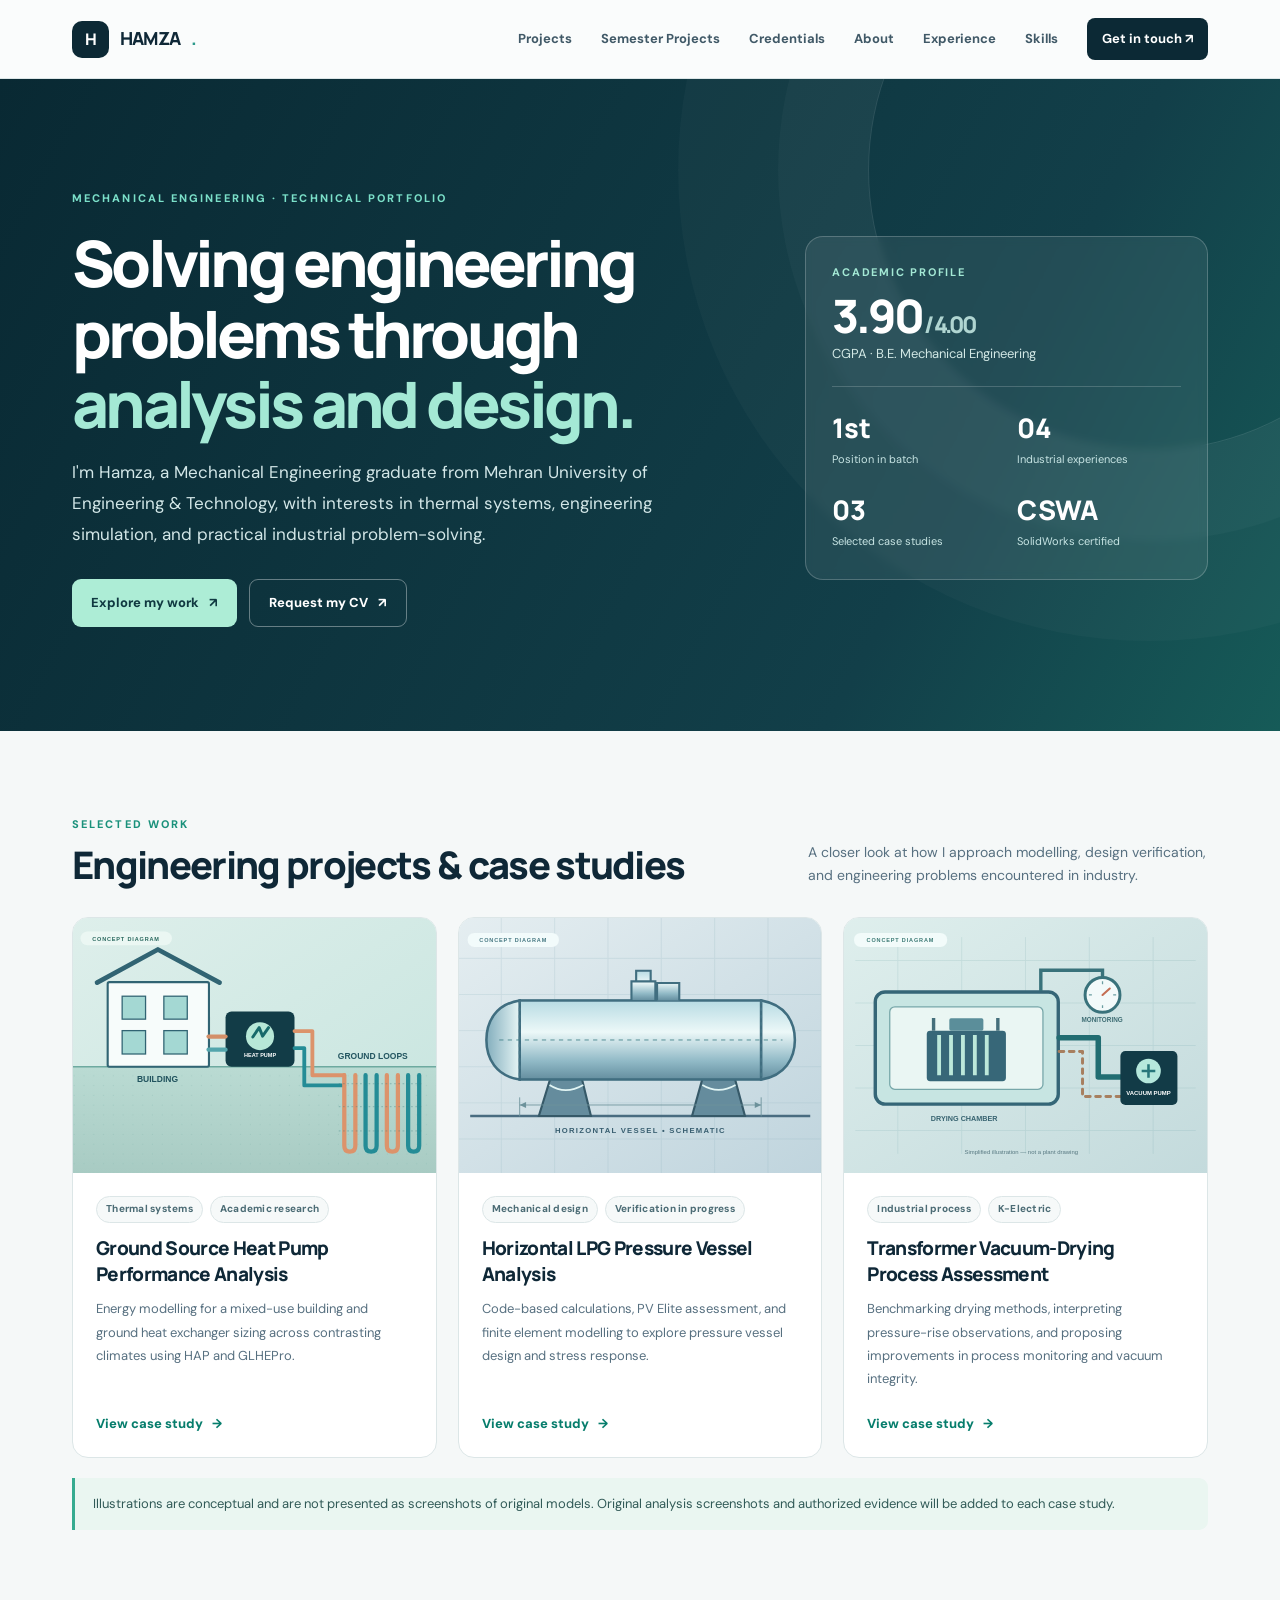
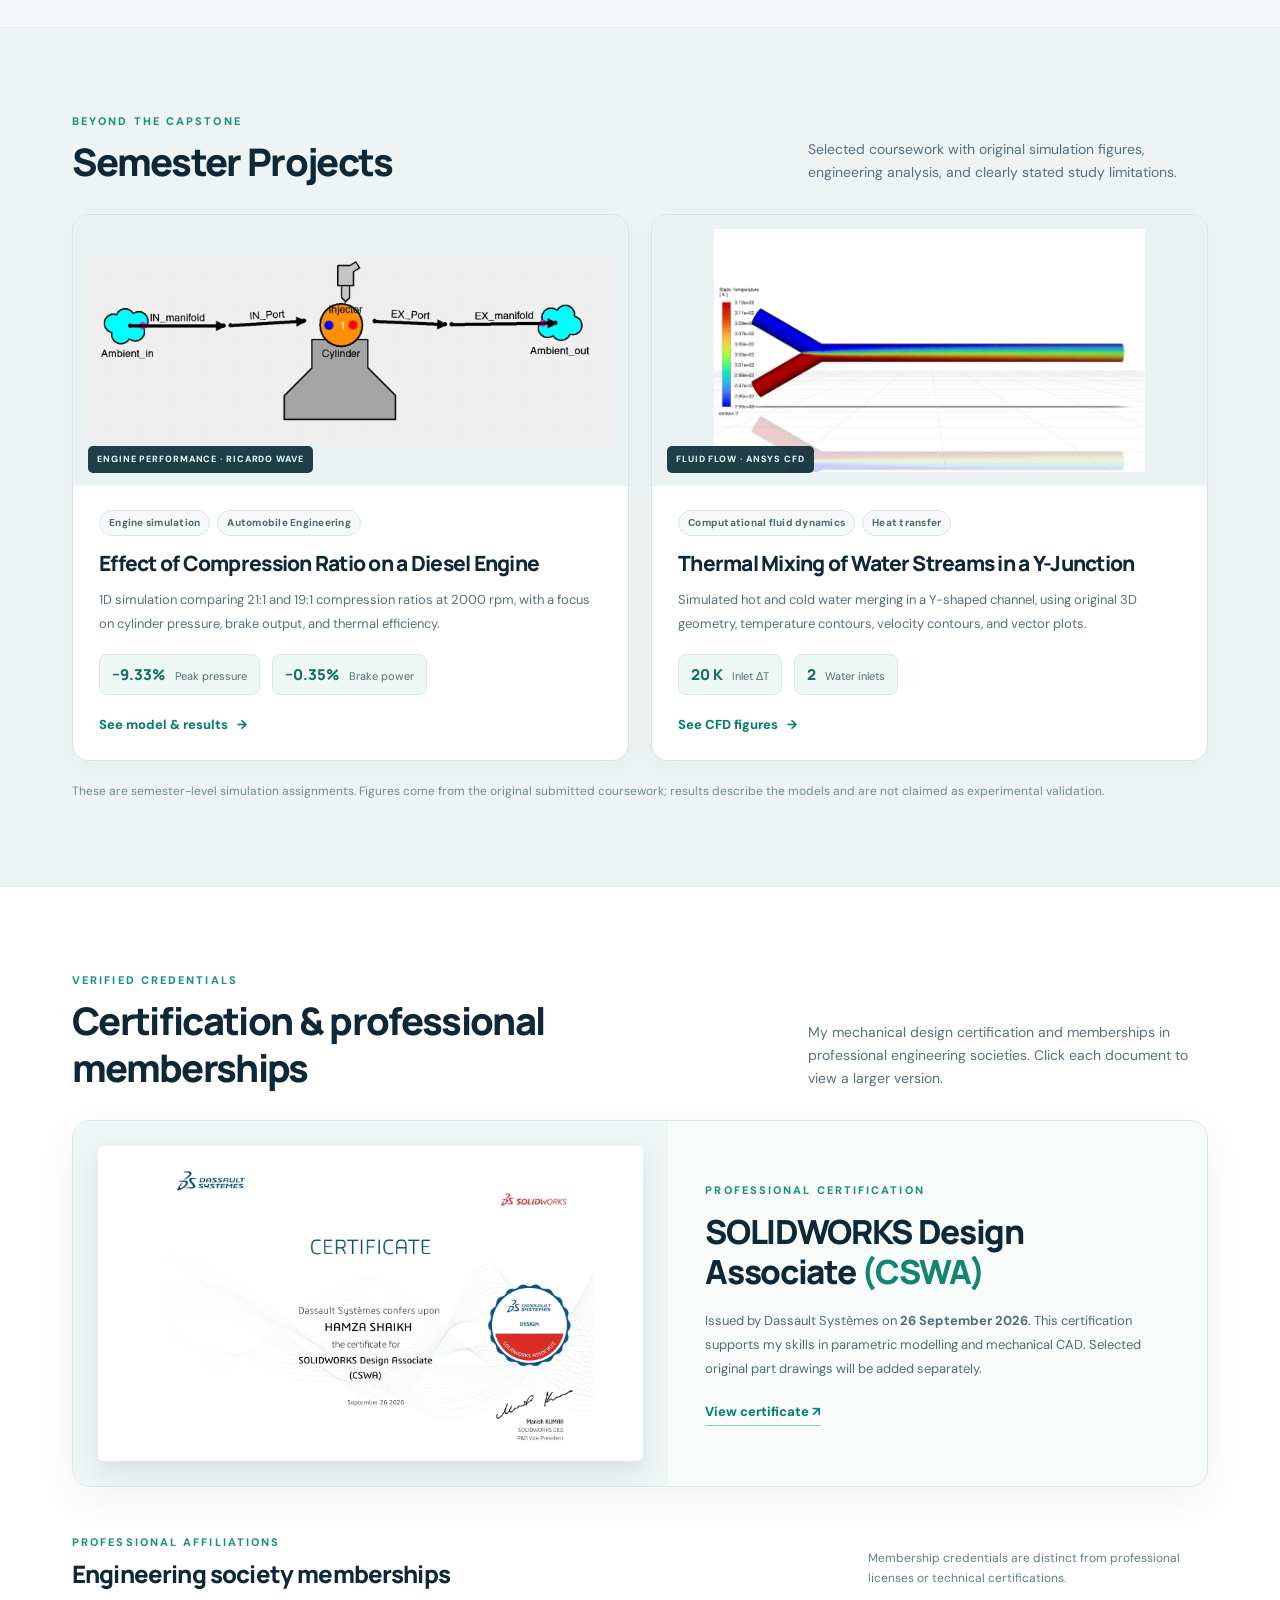
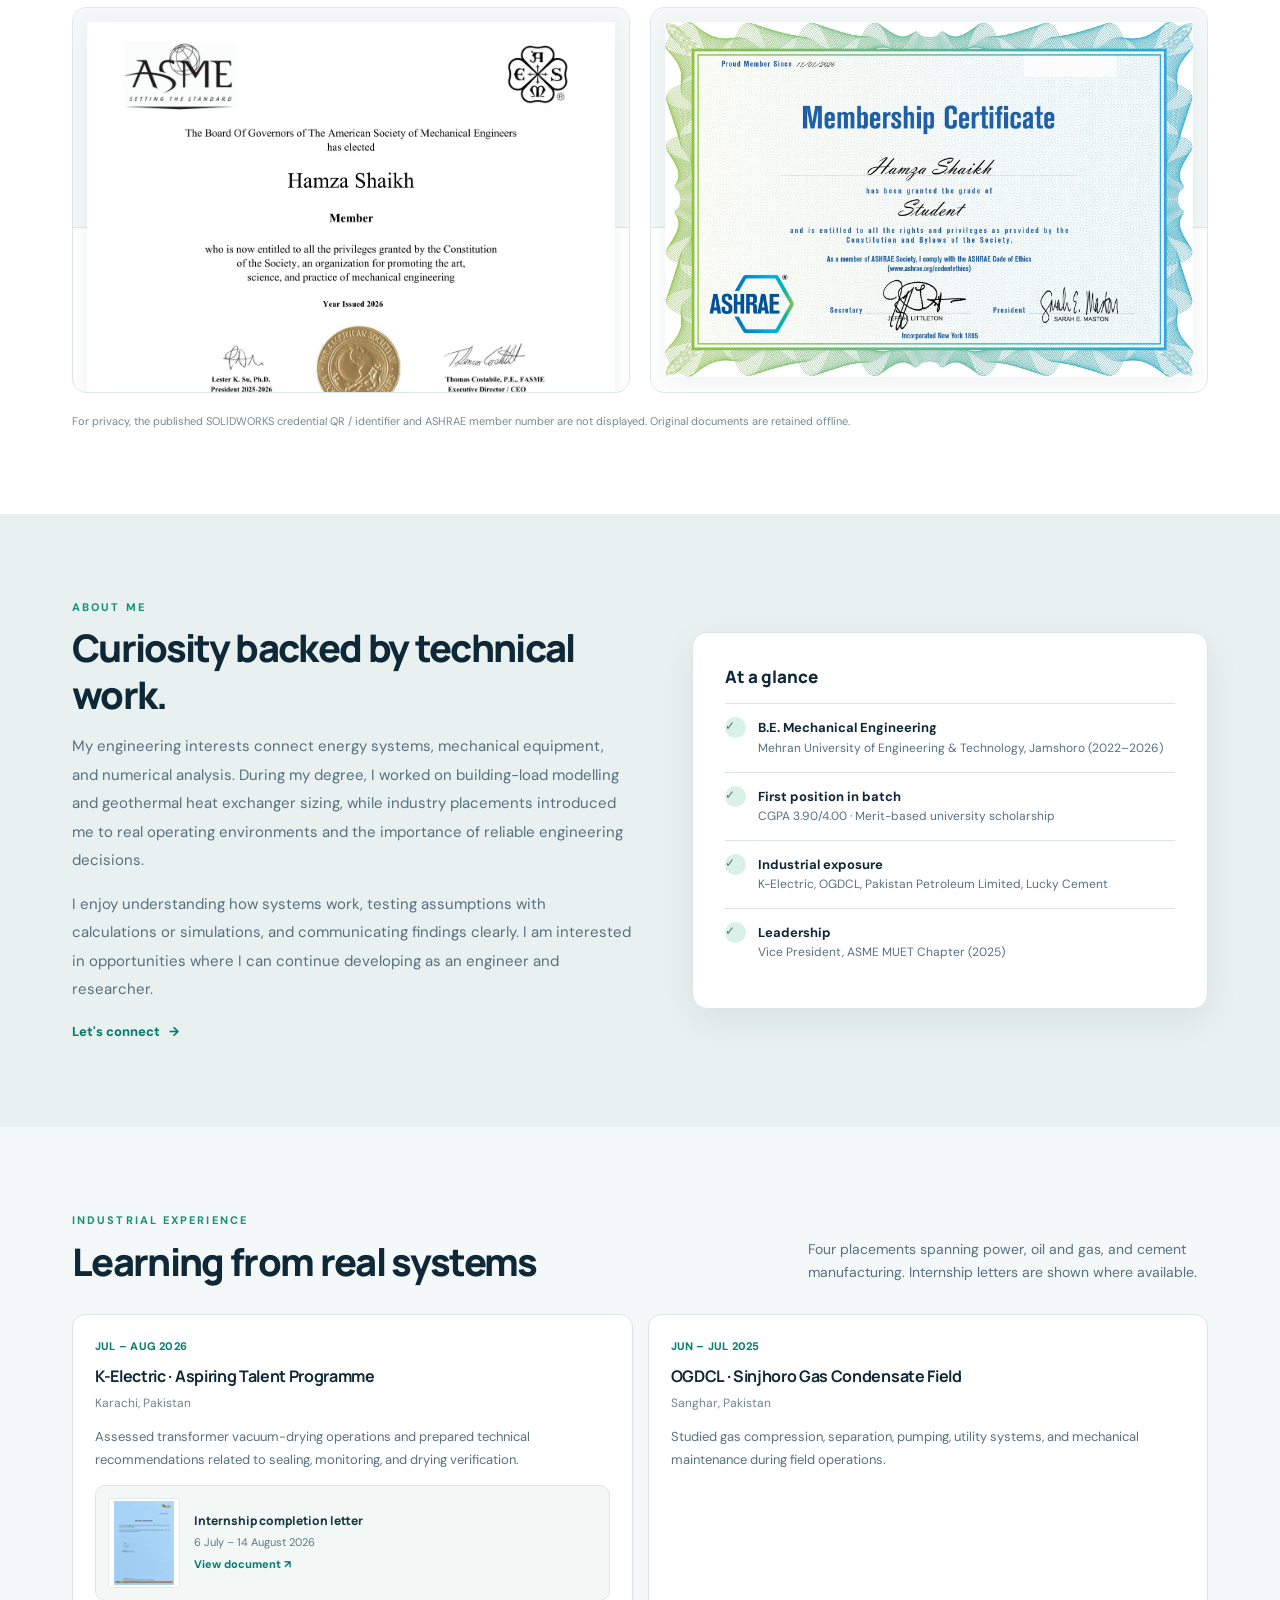
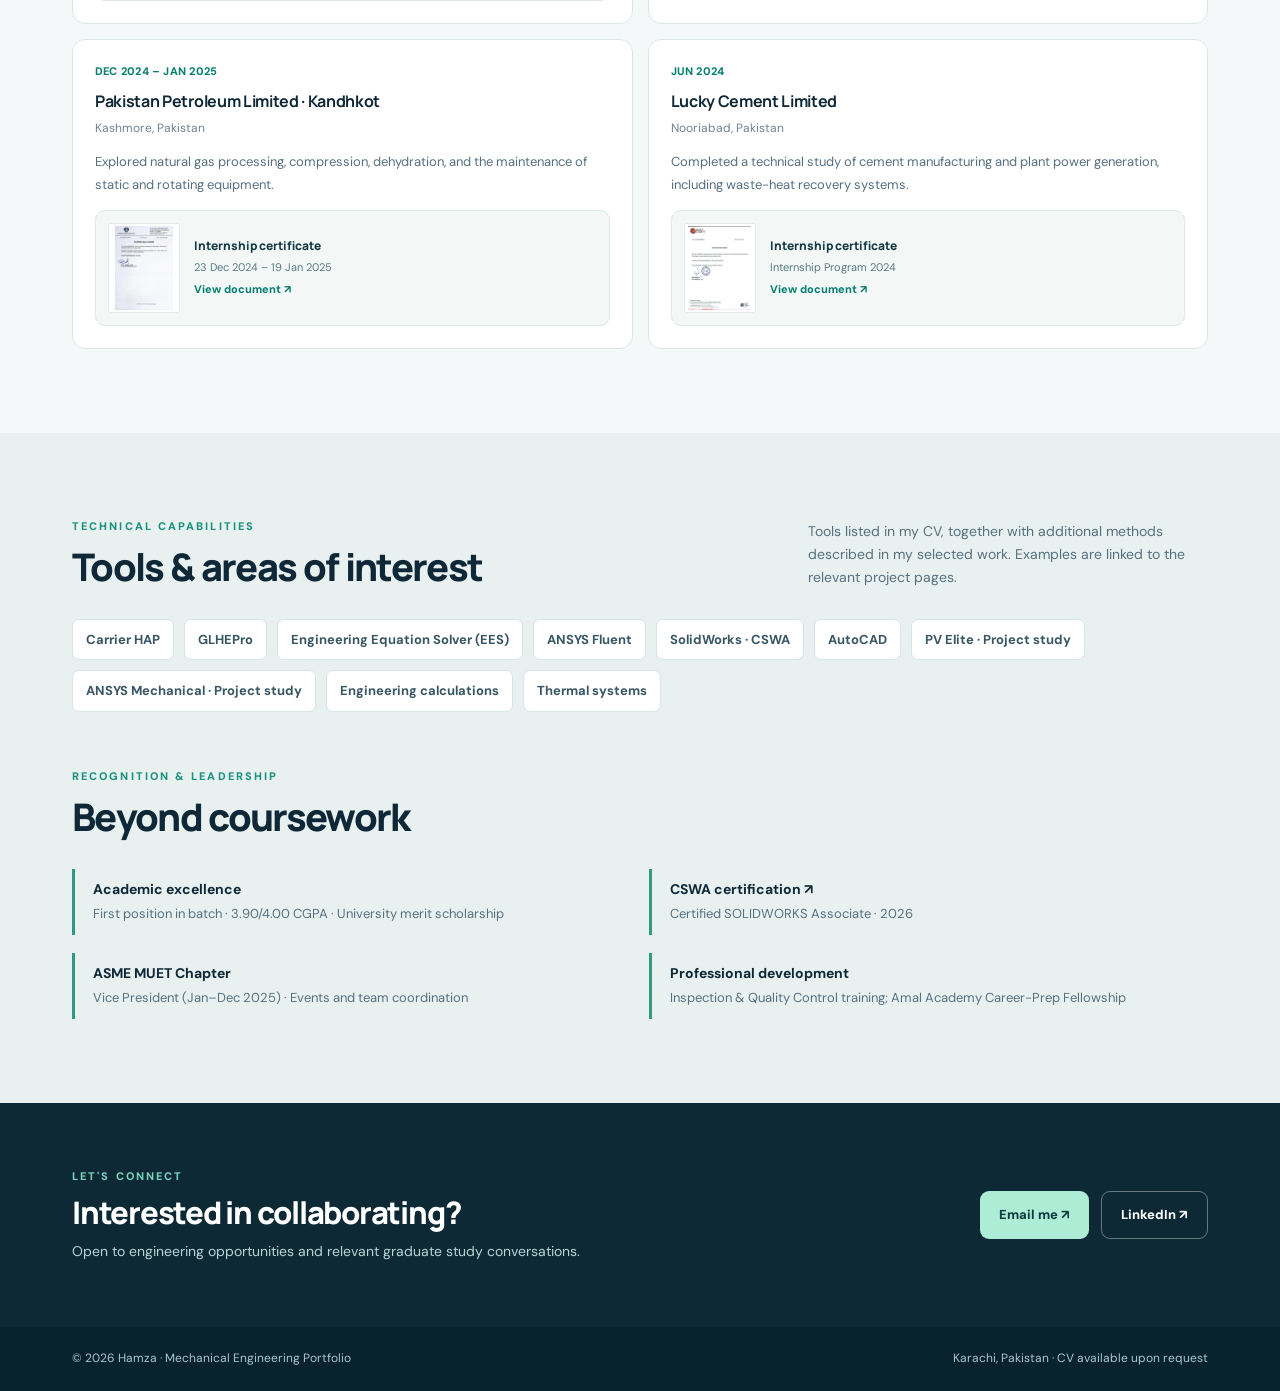
<file: index.html>
<!doctype html>
<html lang="en">
<head>
<meta charset="utf-8"><meta name="viewport" content="width=device-width,initial-scale=1">
<title>Hamza | Mechanical Engineering Portfolio</title>
<meta name="description" content="Mechanical Engineering portfolio featuring energy systems research, pressure vessel analysis, and industrial problem solving.">
<meta name="theme-color" content="#0c2935"><link rel="icon" type="image/svg+xml" href="assets/favicon.svg"><link rel="stylesheet" href="assets/styles.css"><script defer src="assets/app.js"></script>
</head>
<body>
<a class="sr-only" href="#main">Skip to main content</a>
<header class="nav"><div class="container"><a class="brand" href="index.html" aria-label="Hamza home"><span class="brand-mark">H</span>HAMZA<span style="color:#2d9a8b">.</span></a><button class="menu-toggle" aria-expanded="false" aria-controls="nav-links">Menu</button><nav class="nav-links" id="nav-links" aria-label="Main navigation"><a href="#projects">Projects</a><a href="#semester-projects">Semester Projects</a><a href="#certifications">Credentials</a><a href="#about">About</a><a href="#experience">Experience</a><a href="#skills">Skills</a><a class="nav-cta" href="mailto:hamzakhalidshaikh@gmail.com">Get in touch ↗</a></nav></div></header>
<main id="main">
<section class="hero"><div class="container"><div><div class="eyebrow">Mechanical Engineering · Technical Portfolio</div><h1>Solving engineering problems through <span>analysis and design.</span></h1><p class="lede">I'm Hamza, a Mechanical Engineering graduate from Mehran University of Engineering &amp; Technology, with interests in thermal systems, engineering simulation, and practical industrial problem-solving.</p><div class="button-row"><a class="btn btn-light" href="#projects">Explore my work <span aria-hidden="true">↗</span></a><a class="btn btn-outline" href="mailto:hamzakhalidshaikh@gmail.com?subject=CV%20request" >Request my CV <span aria-hidden="true">↗</span></a></div></div><aside class="hero-panel" aria-label="Academic highlights"><div class="kicker">ACADEMIC PROFILE</div><div class="large">3.90<span style="font-size:23px;color:#b0d5d1"> / 4.00</span></div><div class="small">CGPA · B.E. Mechanical Engineering</div><div class="panel-divider"></div><div class="facts"><div><strong>1st</strong><span>Position in batch</span></div><div><strong>04</strong><span>Industrial experiences</span></div><div><strong>03</strong><span>Selected case studies</span></div><div><strong>CSWA</strong><span>SolidWorks certified</span></div></div></aside></div></section>
<section class="section" id="projects"><div class="container"><div class="section-head"><div><div class="eyebrow">SELECTED WORK</div><h2>Engineering projects &amp; case studies</h2></div><p>A closer look at how I approach modelling, design verification, and engineering problems encountered in industry.</p></div>
<div class="project-grid">
<article class="project-card"><a class="project-image" href="projects/ground-source-heat-pump.html"><img src="assets/gshp-schematic.svg" alt="Conceptual geothermal heat pump system with borehole loops"></a><div class="project-content"><div class="tag-row"><span class="tag">Thermal systems</span><span class="tag">Academic research</span></div><h3>Ground Source Heat Pump Performance Analysis</h3><p>Energy modelling for a mixed-use building and ground heat exchanger sizing across contrasting climates using HAP and GLHEPro.</p><a class="text-link" href="projects/ground-source-heat-pump.html">View case study <span aria-hidden="true">→</span></a></div></article>
<article class="project-card"><a class="project-image" href="projects/lpg-vessel.html"><img src="assets/lpg-schematic.svg" alt="Conceptual horizontal pressure vessel on saddle supports"></a><div class="project-content"><div class="tag-row"><span class="tag">Mechanical design</span><span class="tag">Verification in progress</span></div><h3>Horizontal LPG Pressure Vessel Analysis</h3><p>Code-based calculations, PV Elite assessment, and finite element modelling to explore pressure vessel design and stress response.</p><a class="text-link" href="projects/lpg-vessel.html">View case study <span aria-hidden="true">→</span></a></div></article>
<article class="project-card"><a class="project-image" href="projects/transformer-drying.html"><img src="assets/drying-schematic.svg" alt="Conceptual vacuum-drying system with chamber and pump"></a><div class="project-content"><div class="tag-row"><span class="tag">Industrial process</span><span class="tag">K-Electric</span></div><h3>Transformer Vacuum-Drying Process Assessment</h3><p>Benchmarking drying methods, interpreting pressure-rise observations, and proposing improvements in process monitoring and vacuum integrity.</p><a class="text-link" href="projects/transformer-drying.html">View case study <span aria-hidden="true">→</span></a></div></article>
</div><p class="note">Illustrations are conceptual and are not presented as screenshots of original models. Original analysis screenshots and authorized evidence will be added to each case study.</p></div></section>

<section class="section semester-section" id="semester-projects" aria-labelledby="semester-heading">
  <div class="container">
    <div class="section-head"><div><div class="eyebrow">BEYOND THE CAPSTONE</div><h2 id="semester-heading">Semester Projects</h2></div>
    <p>Selected coursework with original simulation figures, engineering analysis, and clearly stated study limitations.</p></div>
    <div class="semester-grid">
      <article class="semester-card">
        <a class="semester-visual" href="projects/diesel-engine-compression-ratio.html" aria-label="Explore diesel engine compression ratio analysis">
          <img src="assets/diesel-wave-network.webp" alt="Original Ricardo WAVE intake, cylinder, and exhaust model from the semester report" loading="lazy">
          <span class="semester-visual-label">ENGINE PERFORMANCE · RICARDO WAVE</span>
        </a>
        <div class="semester-body"><div class="tag-row"><span class="tag">Engine simulation</span><span class="tag">Automobile Engineering</span></div>
          <h3>Effect of Compression Ratio on a Diesel Engine</h3>
          <p>1D simulation comparing 21:1 and 19:1 compression ratios at 2000 rpm, with a focus on cylinder pressure, brake output, and thermal efficiency.</p>
          <div class="semester-metrics"><span><strong>−9.33%</strong> Peak pressure</span><span><strong>−0.35%</strong> Brake power</span></div>
          <a class="text-link" href="projects/diesel-engine-compression-ratio.html">See model &amp; results <span aria-hidden="true">→</span></a>
        </div>
      </article>
      <article class="semester-card">
        <a class="semester-visual" href="projects/cfd-thermal-mixing.html" aria-label="Explore CFD thermal mixing study">
          <img src="assets/cfd-temperature.webp" alt="Original simulated static temperature contour at a Y-junction of two water streams" loading="lazy">
          <span class="semester-visual-label">FLUID FLOW · ANSYS CFD</span>
        </a>
        <div class="semester-body"><div class="tag-row"><span class="tag">Computational fluid dynamics</span><span class="tag">Heat transfer</span></div>
          <h3>Thermal Mixing of Water Streams in a Y-Junction</h3>
          <p>Simulated hot and cold water merging in a Y-shaped channel, using original 3D geometry, temperature contours, velocity contours, and vector plots.</p>
          <div class="semester-metrics"><span><strong>20 K</strong> Inlet ΔT</span><span><strong>2</strong> Water inlets</span></div>
          <a class="text-link" href="projects/cfd-thermal-mixing.html">See CFD figures <span aria-hidden="true">→</span></a>
        </div>
      </article>
    </div>
    <p class="semester-footnote">These are semester-level simulation assignments. Figures come from the original submitted coursework; results describe the models and are not claimed as experimental validation.</p>
  </div>
</section>

<section class="section cert-section" id="certifications" aria-labelledby="cert-heading">
  <div class="container">
    <div class="section-head"><div><div class="eyebrow">VERIFIED CREDENTIALS</div><h2 id="cert-heading">Certification &amp; professional memberships</h2></div><p>My mechanical design certification and memberships in professional engineering societies. Click each document to view a larger version.</p></div>
    <article class="certificate-feature">
      <a class="certificate-feature-image" href="assets/credentials/solidworks-cswa.webp" target="_blank" rel="noopener noreferrer" aria-label="View larger SOLIDWORKS CSWA certificate">
        <img src="assets/credentials/solidworks-cswa.webp" loading="lazy" alt="SOLIDWORKS Design Associate CSWA certificate awarded to Hamza Shaikh on September 26, 2026, with credential QR and identifier hidden for privacy">
      </a>
      <div class="certificate-feature-copy">
        <div class="eyebrow">PROFESSIONAL CERTIFICATION</div>
        <h3>SOLIDWORKS Design Associate <span>(CSWA)</span></h3>
        <p>Issued by Dassault Systèmes on <strong>26 September 2026</strong>. This certification supports my skills in parametric modelling and mechanical CAD. Selected original part drawings will be added separately.</p>
        <a class="proof-link" href="assets/credentials/solidworks-cswa.webp" target="_blank" rel="noopener noreferrer">View certificate <span aria-hidden="true">↗</span></a>
      </div>
    </article>
    <div class="affiliation-heading"><div><div class="eyebrow">PROFESSIONAL AFFILIATIONS</div><h3>Engineering society memberships</h3></div><p>Membership credentials are distinct from professional licenses or technical certifications.</p></div>
    <div class="membership-grid">
      <article class="membership-card"><a class="membership-image" href="assets/credentials/asme-membership.webp" target="_blank" rel="noopener noreferrer" aria-label="View larger ASME membership certificate"><img src="assets/credentials/asme-membership.webp" loading="lazy" alt="American Society of Mechanical Engineers membership certificate issued to Hamza Shaikh in 2026"></a><div class="membership-copy"><span class="membership-type">Professional society membership</span><h4>American Society of Mechanical Engineers (ASME)</h4><p>Member · Certificate issued in 2026</p><a class="proof-link" href="assets/credentials/asme-membership.webp" target="_blank" rel="noopener noreferrer">View membership certificate ↗</a></div></article>
      <article class="membership-card"><a class="membership-image" href="assets/credentials/ashrae-student-membership.webp" target="_blank" rel="noopener noreferrer" aria-label="View larger ASHRAE student membership certificate"><img src="assets/credentials/ashrae-student-membership.webp" loading="lazy" alt="ASHRAE student membership certificate awarded to Hamza Shaikh in 2026, membership number hidden"></a><div class="membership-copy"><span class="membership-type">Student society membership</span><h4>ASHRAE</h4><p>Student Member · 2026</p><a class="proof-link" href="assets/credentials/ashrae-student-membership.webp" target="_blank" rel="noopener noreferrer">View membership certificate ↗</a></div></article>
    </div>
    <p class="privacy-note">For privacy, the published SOLIDWORKS credential QR / identifier and ASHRAE member number are not displayed. Original documents are retained offline.</p>
  </div>
</section>
<section class="section band" id="about"><div class="container two-col"><div class="about-copy"><div class="eyebrow">ABOUT ME</div><h2 class="section-title">Curiosity backed by technical work.</h2><p>My engineering interests connect energy systems, mechanical equipment, and numerical analysis. During my degree, I worked on building-load modelling and geothermal heat exchanger sizing, while industry placements introduced me to real operating environments and the importance of reliable engineering decisions.</p><p>I enjoy understanding how systems work, testing assumptions with calculations or simulations, and communicating findings clearly. I am interested in opportunities where I can continue developing as an engineer and researcher.</p><a class="text-link" href="mailto:hamzakhalidshaikh@gmail.com">Let's connect <span aria-hidden="true">→</span></a></div><div class="about-highlight"><h3>At a glance</h3><ul class="quick-list"><li><span class="check-circle">✓</span><div><strong>B.E. Mechanical Engineering</strong><span>Mehran University of Engineering &amp; Technology, Jamshoro (2022–2026)</span></div></li><li><span class="check-circle">✓</span><div><strong>First position in batch</strong><span>CGPA 3.90/4.00 · Merit-based university scholarship</span></div></li><li><span class="check-circle">✓</span><div><strong>Industrial exposure</strong><span>K-Electric, OGDCL, Pakistan Petroleum Limited, Lucky Cement</span></div></li><li><span class="check-circle">✓</span><div><strong>Leadership</strong><span>Vice President, ASME MUET Chapter (2025)</span></div></li></ul></div></div></section>
<section class="section" id="experience"><div class="container"><div class="section-head"><div><div class="eyebrow">INDUSTRIAL EXPERIENCE</div><h2>Learning from real systems</h2></div><p>Four placements spanning power, oil and gas, and cement manufacturing. Internship letters are shown where available.</p></div>
<div class="timeline">
<article class="exp-item"><div class="date">JUL – AUG 2026</div><h3>K-Electric · Aspiring Talent Programme</h3><p class="location">Karachi, Pakistan</p><p>Assessed transformer vacuum-drying operations and prepared technical recommendations related to sealing, monitoring, and drying verification.</p><a class="internship-proof" href="assets/credentials/k-electric-internship.webp" target="_blank" rel="noopener noreferrer"><img src="assets/credentials/k-electric-internship.webp" loading="lazy" alt="K-Electric internship completion letter confirming Hamza completed six weeks, 6 July to 14 August 2026"><span><strong>Internship completion letter</strong><small>6 July – 14 August 2026</small><em>View document ↗</em></span></a></article>
<article class="exp-item"><div class="date">JUN – JUL 2025</div><h3>OGDCL · Sinjhoro Gas Condensate Field</h3><p class="location">Sanghar, Pakistan</p><p>Studied gas compression, separation, pumping, utility systems, and mechanical maintenance during field operations.</p></article>
<article class="exp-item"><div class="date">DEC 2024 – JAN 2025</div><h3>Pakistan Petroleum Limited · Kandhkot</h3><p class="location">Kashmore, Pakistan</p><p>Explored natural gas processing, compression, dehydration, and the maintenance of static and rotating equipment.</p><a class="internship-proof" href="assets/credentials/ppl-internship.webp" target="_blank" rel="noopener noreferrer"><img src="assets/credentials/ppl-internship.webp" loading="lazy" alt="Pakistan Petroleum Limited internship certificate confirming Hamza's internship at Kandhkot Field from 23 December 2024 to 19 January 2025"><span><strong>Internship certificate</strong><small>23 Dec 2024 – 19 Jan 2025</small><em>View document ↗</em></span></a></article>
<article class="exp-item"><div class="date">JUN 2024</div><h3>Lucky Cement Limited</h3><p class="location">Nooriabad, Pakistan</p><p>Completed a technical study of cement manufacturing and plant power generation, including waste-heat recovery systems.</p><a class="internship-proof" href="assets/credentials/lucky-cement-internship.webp" target="_blank" rel="noopener noreferrer"><img src="assets/credentials/lucky-cement-internship.webp" loading="lazy" alt="Lucky Cement Limited certificate confirming completion of the Internship Program 2024"><span><strong>Internship certificate</strong><small>Internship Program 2024</small><em>View document ↗</em></span></a></article>
</div></div></section>
<section class="section band" id="skills"><div class="container"><div class="section-head"><div><div class="eyebrow">TECHNICAL CAPABILITIES</div><h2>Tools &amp; areas of interest</h2></div><p>Tools listed in my CV, together with additional methods described in my selected work. Examples are linked to the relevant project pages.</p></div><div class="skills-list"><span>Carrier HAP</span><span>GLHEPro</span><span>Engineering Equation Solver (EES)</span><span>ANSYS Fluent</span><span>SolidWorks · CSWA</span><span>AutoCAD</span><span>PV Elite · Project study</span><span>ANSYS Mechanical · Project study</span><span>Engineering calculations</span><span>Thermal systems</span></div><div class="section-head" style="margin-top:55px"><div><div class="eyebrow">RECOGNITION &amp; LEADERSHIP</div><h2>Beyond coursework</h2></div></div><div class="credentials"><div class="credential"><b>Academic excellence</b><span>First position in batch · 3.90/4.00 CGPA · University merit scholarship</span></div><div class="credential"><b><a href="#certifications">CSWA certification ↗</a></b><span>Certified SOLIDWORKS Associate · 2026</span></div><div class="credential"><b>ASME MUET Chapter</b><span>Vice President (Jan–Dec 2025) · Events and team coordination</span></div><div class="credential"><b>Professional development</b><span>Inspection &amp; Quality Control training; Amal Academy Career-Prep Fellowship</span></div></div></div></section>
</main>
<section class="contact" id="contact"><div class="container"><div><div class="eyebrow" style="color:#7bd2c0">LET'S CONNECT</div><h2>Interested in collaborating?</h2><p>Open to engineering opportunities and relevant graduate study conversations.</p></div><div class="button-row"><a class="btn btn-light" href="mailto:hamzakhalidshaikh@gmail.com">Email me ↗</a><a class="btn btn-outline" target="_blank" rel="noopener noreferrer" href="https://www.linkedin.com/in/engrhamzashaikh/">LinkedIn ↗</a></div></div></section>
<footer class="footer"><div class="container"><span>© <span id="year">2026</span> Hamza · Mechanical Engineering Portfolio</span><span>Karachi, Pakistan · <a href="mailto:hamzakhalidshaikh@gmail.com?subject=CV%20request">CV available upon request</a></span></div></footer>
</body></html>
</file>
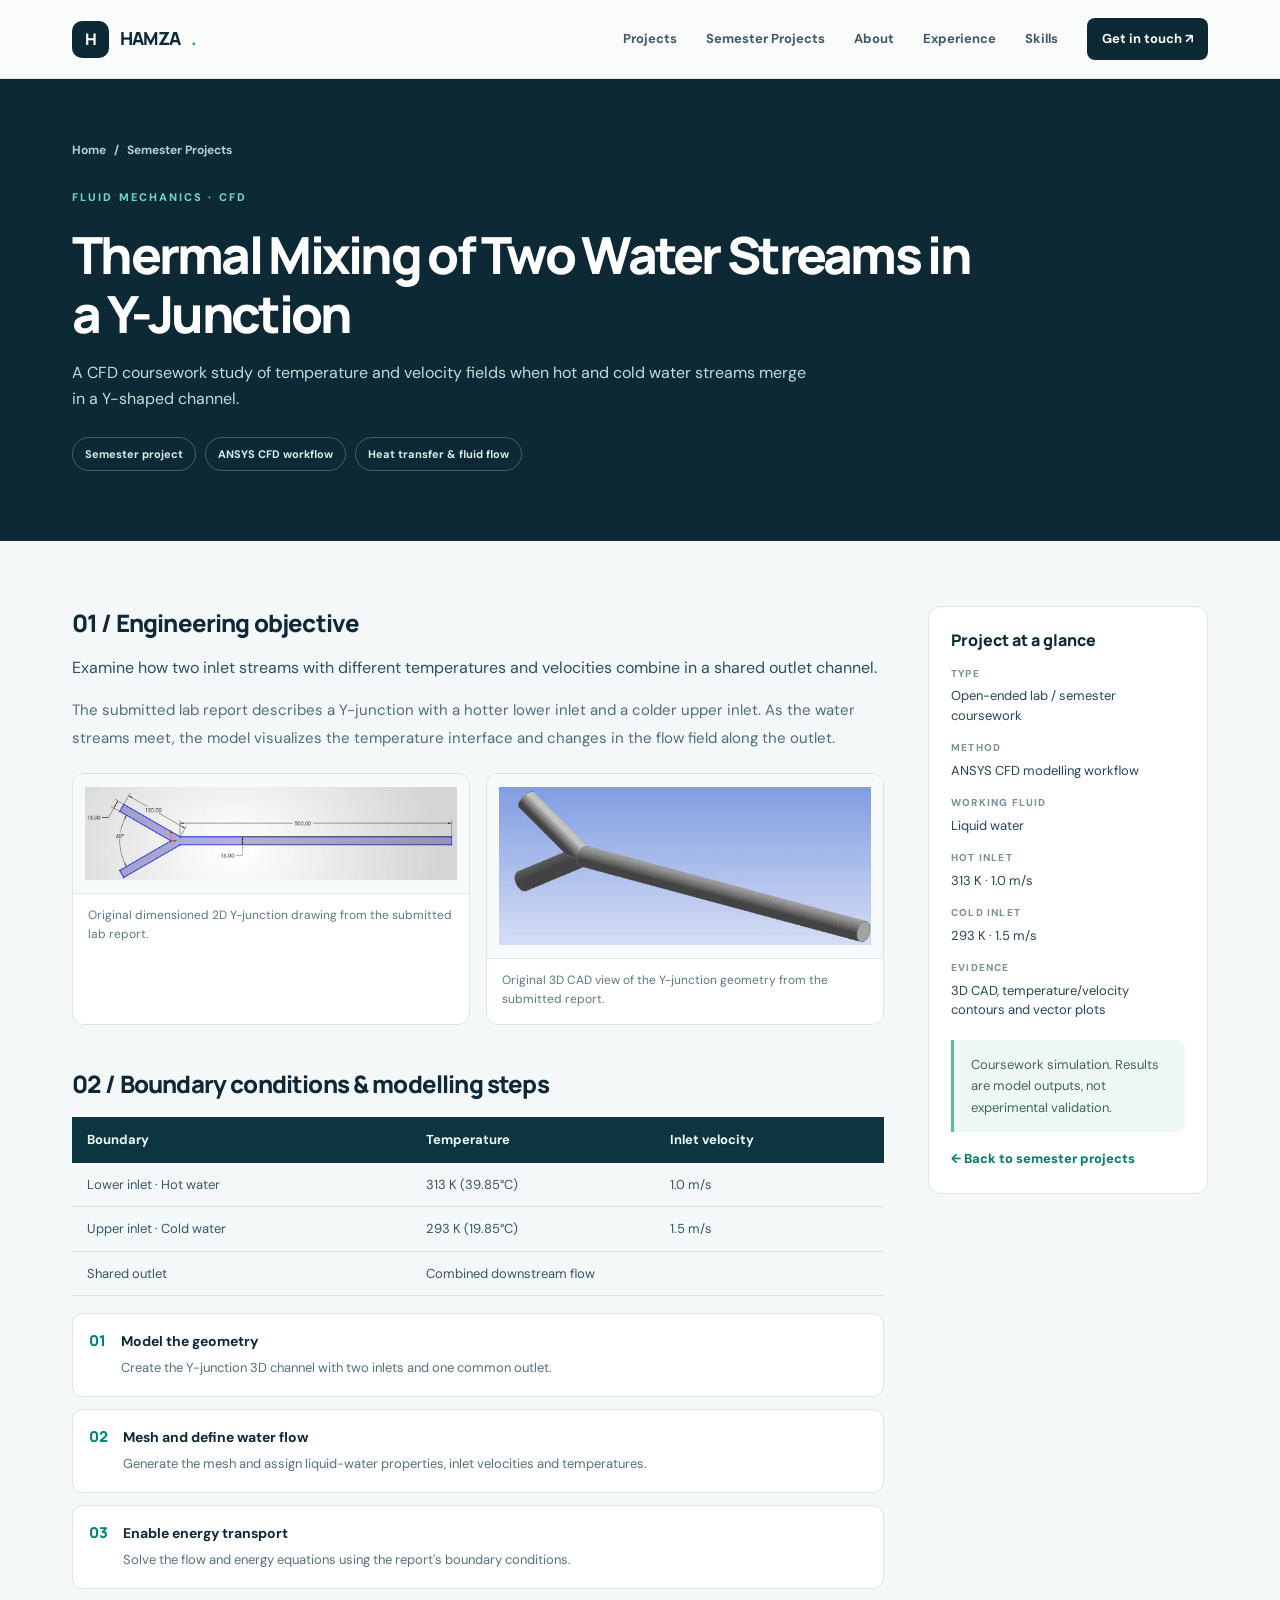
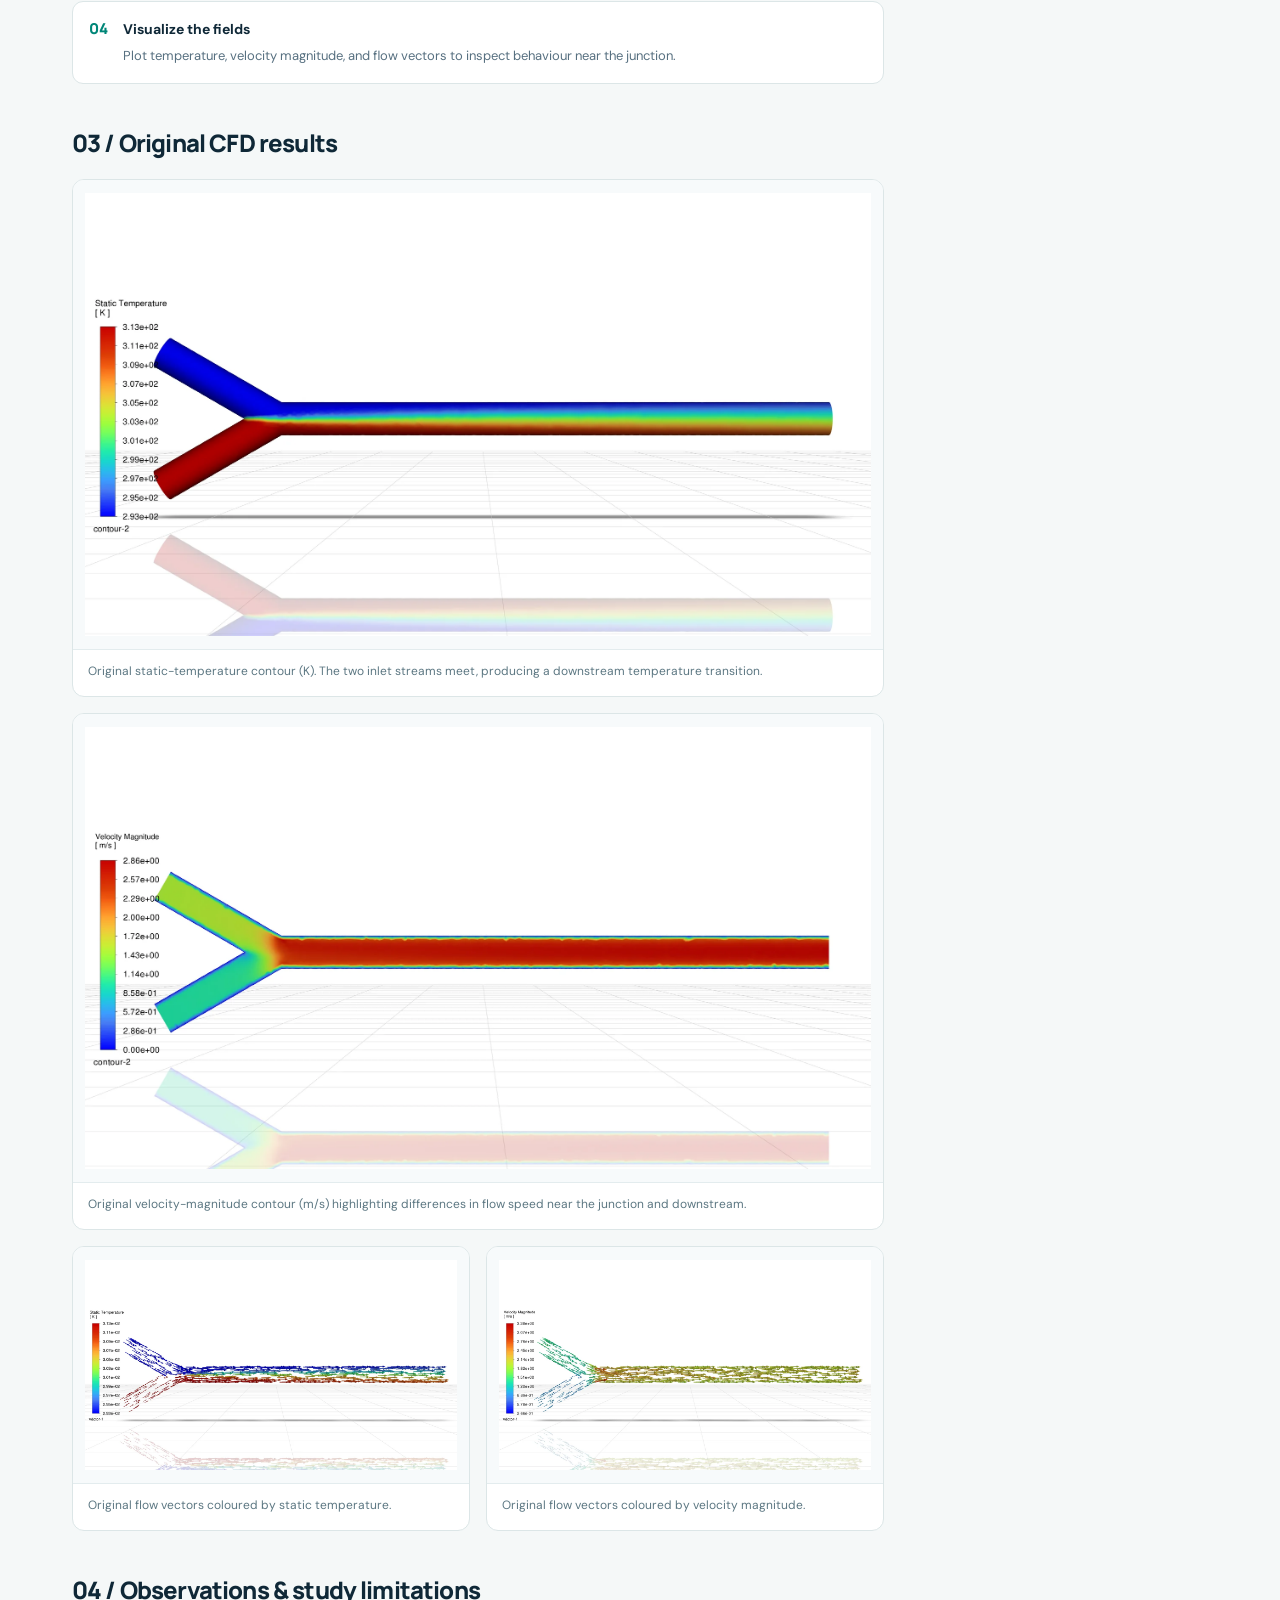
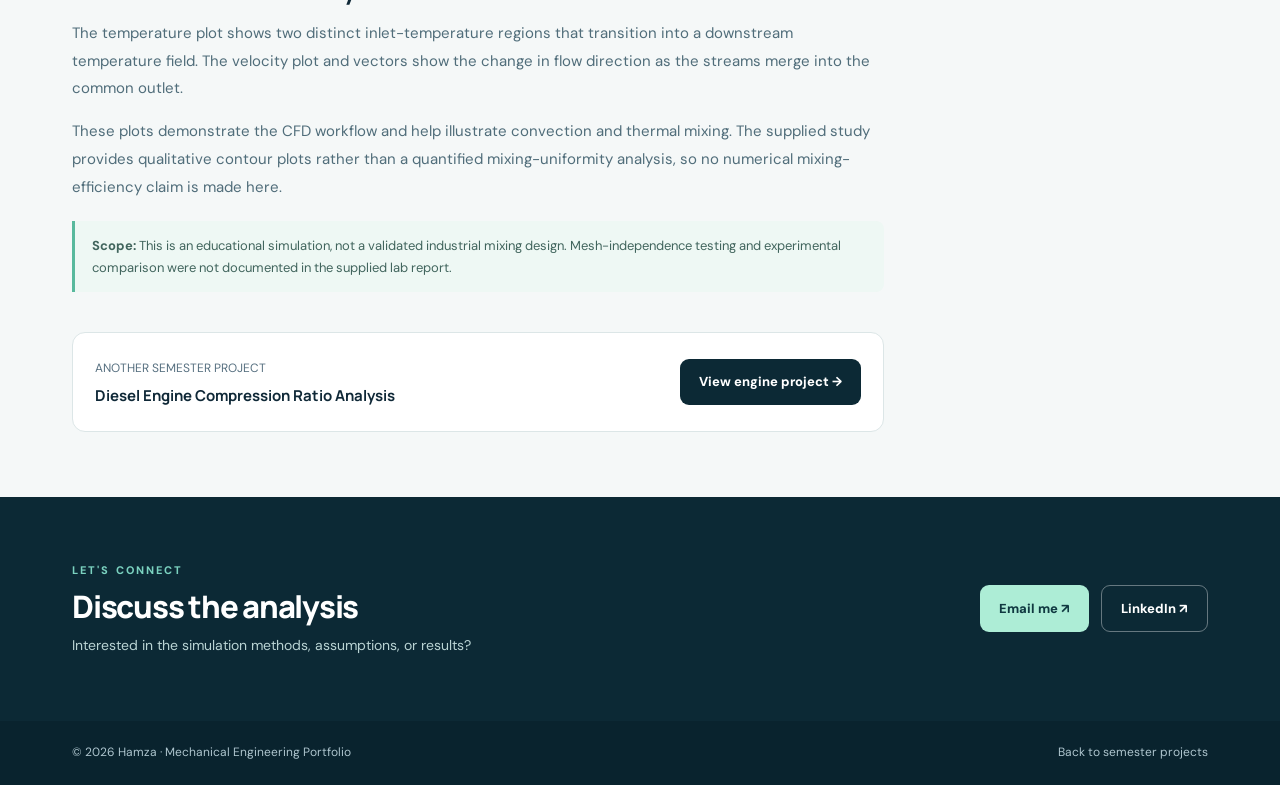
<file: projects/cfd-thermal-mixing.html>
<!doctype html>
<html lang="en"><head>
<meta charset="utf-8"><meta name="viewport" content="width=device-width,initial-scale=1">
<title>CFD Thermal Mixing in a Y-Junction | Hamza</title><meta name="description" content="Semester CFD study of two water streams merging in a Y-junction, featuring original CAD geometry and flow and temperature contours."><meta name="theme-color" content="#0c2935">
<link rel="icon" type="image/svg+xml" href="../assets/favicon.svg"><link rel="stylesheet" href="../assets/styles.css"><script defer src="../assets/app.js"></script>
</head><body><a class="sr-only" href="#main">Skip to main content</a>
<header class="nav"><div class="container"><a class="brand" href="../index.html" aria-label="Hamza home"><span class="brand-mark">H</span>HAMZA<span style="color:#2d9a8b">.</span></a><button class="menu-toggle" aria-expanded="false" aria-controls="nav-links">Menu</button><nav class="nav-links" id="nav-links" aria-label="Main navigation"><a href="../index.html#projects">Projects</a><a href="../index.html#semester-projects">Semester Projects</a><a href="../index.html#about">About</a><a href="../index.html#experience">Experience</a><a href="../index.html#skills">Skills</a><a class="nav-cta" href="mailto:hamzakhalidshaikh@gmail.com">Get in touch ↗</a></nav></div></header>
<main id="main"><section class="page-hero"><div class="container"><nav class="breadcrumbs" aria-label="Breadcrumb"><a href="../index.html">Home</a><span>/</span><a href="../index.html#semester-projects">Semester Projects</a></nav><div class="eyebrow" style="color:#70d8c1;margin-top:27px">FLUID MECHANICS · CFD</div><h1>Thermal Mixing of Two Water Streams in a Y-Junction</h1><p>A CFD coursework study of temperature and velocity fields when hot and cold water streams merge in a Y-shaped channel.</p><div class="meta"><span>Semester project</span><span>ANSYS CFD workflow</span><span>Heat transfer &amp; fluid flow</span></div></div></section>
<div class="container case-layout"><article class="case-main">
<h2>01 / Engineering objective</h2><p class="sv-lead">Examine how two inlet streams with different temperatures and velocities combine in a shared outlet channel.</p>
<p>The submitted lab report describes a Y-junction with a hotter lower inlet and a colder upper inlet. As the water streams meet, the model visualizes the temperature interface and changes in the flow field along the outlet.</p>
<div class="sv-gallery"><figure class="sv-figure"><img src="../assets/cfd-drawing.webp" alt="Dimensioned Y-junction geometry from lab report" loading="lazy"><figcaption>Original dimensioned 2D Y-junction drawing from the submitted lab report.</figcaption></figure><figure class="sv-figure"><img src="../assets/cfd-model.webp" alt="3D CAD model of the Y-junction" loading="lazy"><figcaption>Original 3D CAD view of the Y-junction geometry from the submitted report.</figcaption></figure></div>
<h2>02 / Boundary conditions &amp; modelling steps</h2>
<div class="sv-table-wrap"><table class="sv-table"><thead><tr><th>Boundary</th><th>Temperature</th><th>Inlet velocity</th></tr></thead><tbody>
<tr><td>Lower inlet · Hot water</td><td>313 K (39.85°C)</td><td>1.0 m/s</td></tr>
<tr><td>Upper inlet · Cold water</td><td>293 K (19.85°C)</td><td>1.5 m/s</td></tr>
<tr><td>Shared outlet</td><td colspan="2">Combined downstream flow</td></tr>
</tbody></table></div>
<div class="steps"><div class="step"><div><b>Model the geometry</b><span>Create the Y-junction 3D channel with two inlets and one common outlet.</span></div></div><div class="step"><div><b>Mesh and define water flow</b><span>Generate the mesh and assign liquid-water properties, inlet velocities and temperatures.</span></div></div><div class="step"><div><b>Enable energy transport</b><span>Solve the flow and energy equations using the report's boundary conditions.</span></div></div><div class="step"><div><b>Visualize the fields</b><span>Plot temperature, velocity magnitude, and flow vectors to inspect behaviour near the junction.</span></div></div></div>
<h2>03 / Original CFD results</h2><div class="sv-gallery"><figure class="sv-figure sv-wide"><img src="../assets/cfd-temperature.webp" alt="ANSYS CFD static temperature contours in the Y-junction" loading="lazy"><figcaption>Original static-temperature contour (K). The two inlet streams meet, producing a downstream temperature transition.</figcaption></figure><figure class="sv-figure sv-wide"><img src="../assets/cfd-velocity.webp" alt="ANSYS CFD velocity magnitude contours in the Y-junction" loading="lazy"><figcaption>Original velocity-magnitude contour (m/s) highlighting differences in flow speed near the junction and downstream.</figcaption></figure><figure class="sv-figure"><img src="../assets/cfd-temp-vectors.webp" alt="Flow vectors coloured by static temperature" loading="lazy"><figcaption>Original flow vectors coloured by static temperature.</figcaption></figure><figure class="sv-figure"><img src="../assets/cfd-velocity-vectors.webp" alt="Flow vectors coloured by velocity magnitude" loading="lazy"><figcaption>Original flow vectors coloured by velocity magnitude.</figcaption></figure></div>
<h2>04 / Observations &amp; study limitations</h2><p>The temperature plot shows two distinct inlet-temperature regions that transition into a downstream temperature field. The velocity plot and vectors show the change in flow direction as the streams merge into the common outlet.</p><p>These plots demonstrate the CFD workflow and help illustrate convection and thermal mixing. The supplied study provides qualitative contour plots rather than a quantified mixing-uniformity analysis, so no numerical mixing-efficiency claim is made here.</p>
<div class="detail-note"><strong>Scope:</strong> This is an educational simulation, not a validated industrial mixing design. Mesh-independence testing and experimental comparison were not documented in the supplied lab report.</div>
<div class="next-card"><div><span>ANOTHER SEMESTER PROJECT</span><strong>Diesel Engine Compression Ratio Analysis</strong></div><a class="btn btn-dark" href="diesel-engine-compression-ratio.html">View engine project →</a></div>
</article><aside class="case-side" aria-label="Project details"><h3>Project at a glance</h3><dl><dt>Type</dt><dd>Open-ended lab / semester coursework</dd><dt>Method</dt><dd>ANSYS CFD modelling workflow</dd><dt>Working fluid</dt><dd>Liquid water</dd><dt>Hot inlet</dt><dd>313 K · 1.0 m/s</dd><dt>Cold inlet</dt><dd>293 K · 1.5 m/s</dd><dt>Evidence</dt><dd>3D CAD, temperature/velocity contours and vector plots</dd></dl><div class="detail-note" style="margin-bottom:0">Coursework simulation. Results are model outputs, not experimental validation.</div><a class="text-link" href="../index.html#semester-projects" style="margin-top:16px">← Back to semester projects</a></aside></div></main>
<section class="contact"><div class="container"><div><div class="eyebrow" style="color:#7bd2c0">LET'S CONNECT</div><h2>Discuss the analysis</h2><p>Interested in the simulation methods, assumptions, or results?</p></div><div class="button-row"><a class="btn btn-light" href="mailto:hamzakhalidshaikh@gmail.com">Email me ↗</a><a class="btn btn-outline" target="_blank" rel="noopener noreferrer" href="https://www.linkedin.com/in/engrhamzashaikh/">LinkedIn ↗</a></div></div></section>
<footer class="footer"><div class="container"><span>© <span id="year">2026</span> Hamza · Mechanical Engineering Portfolio</span><span><a href="../index.html#semester-projects">Back to semester projects</a></span></div></footer></body></html>
</file>
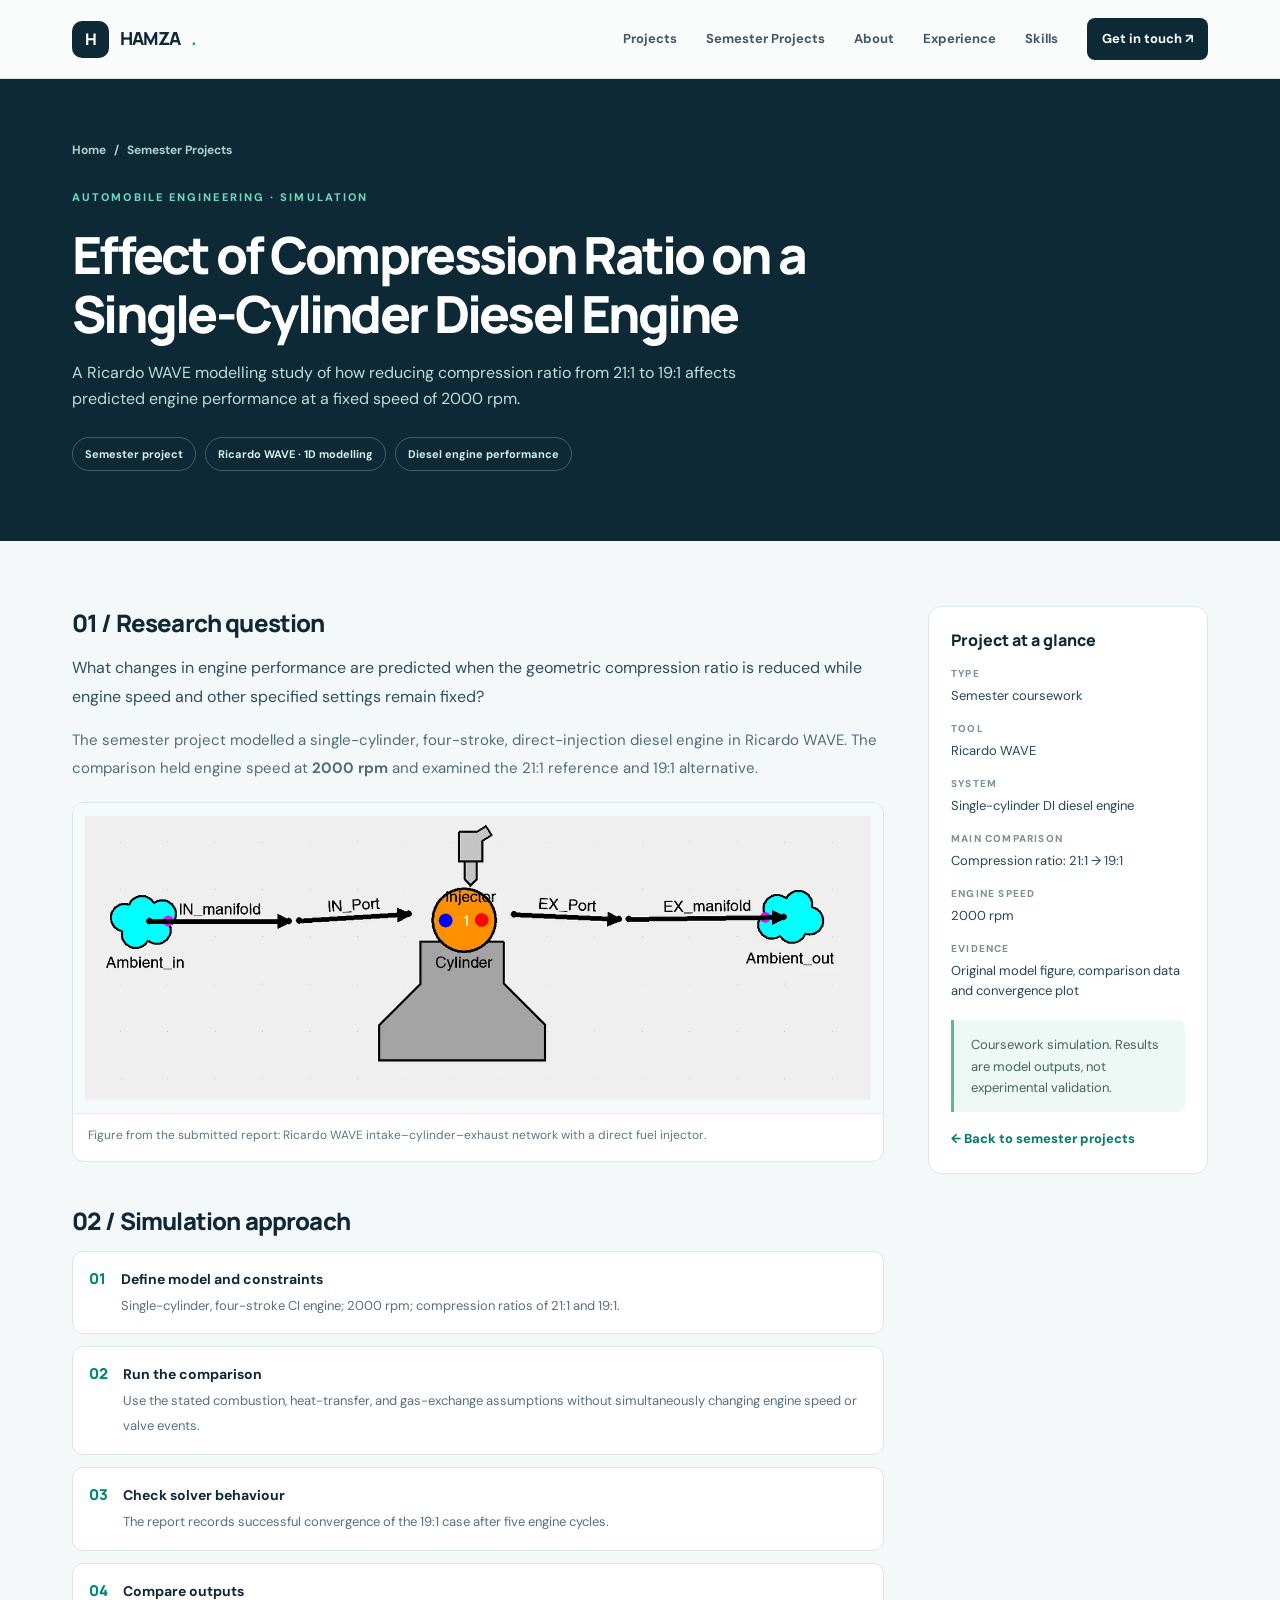
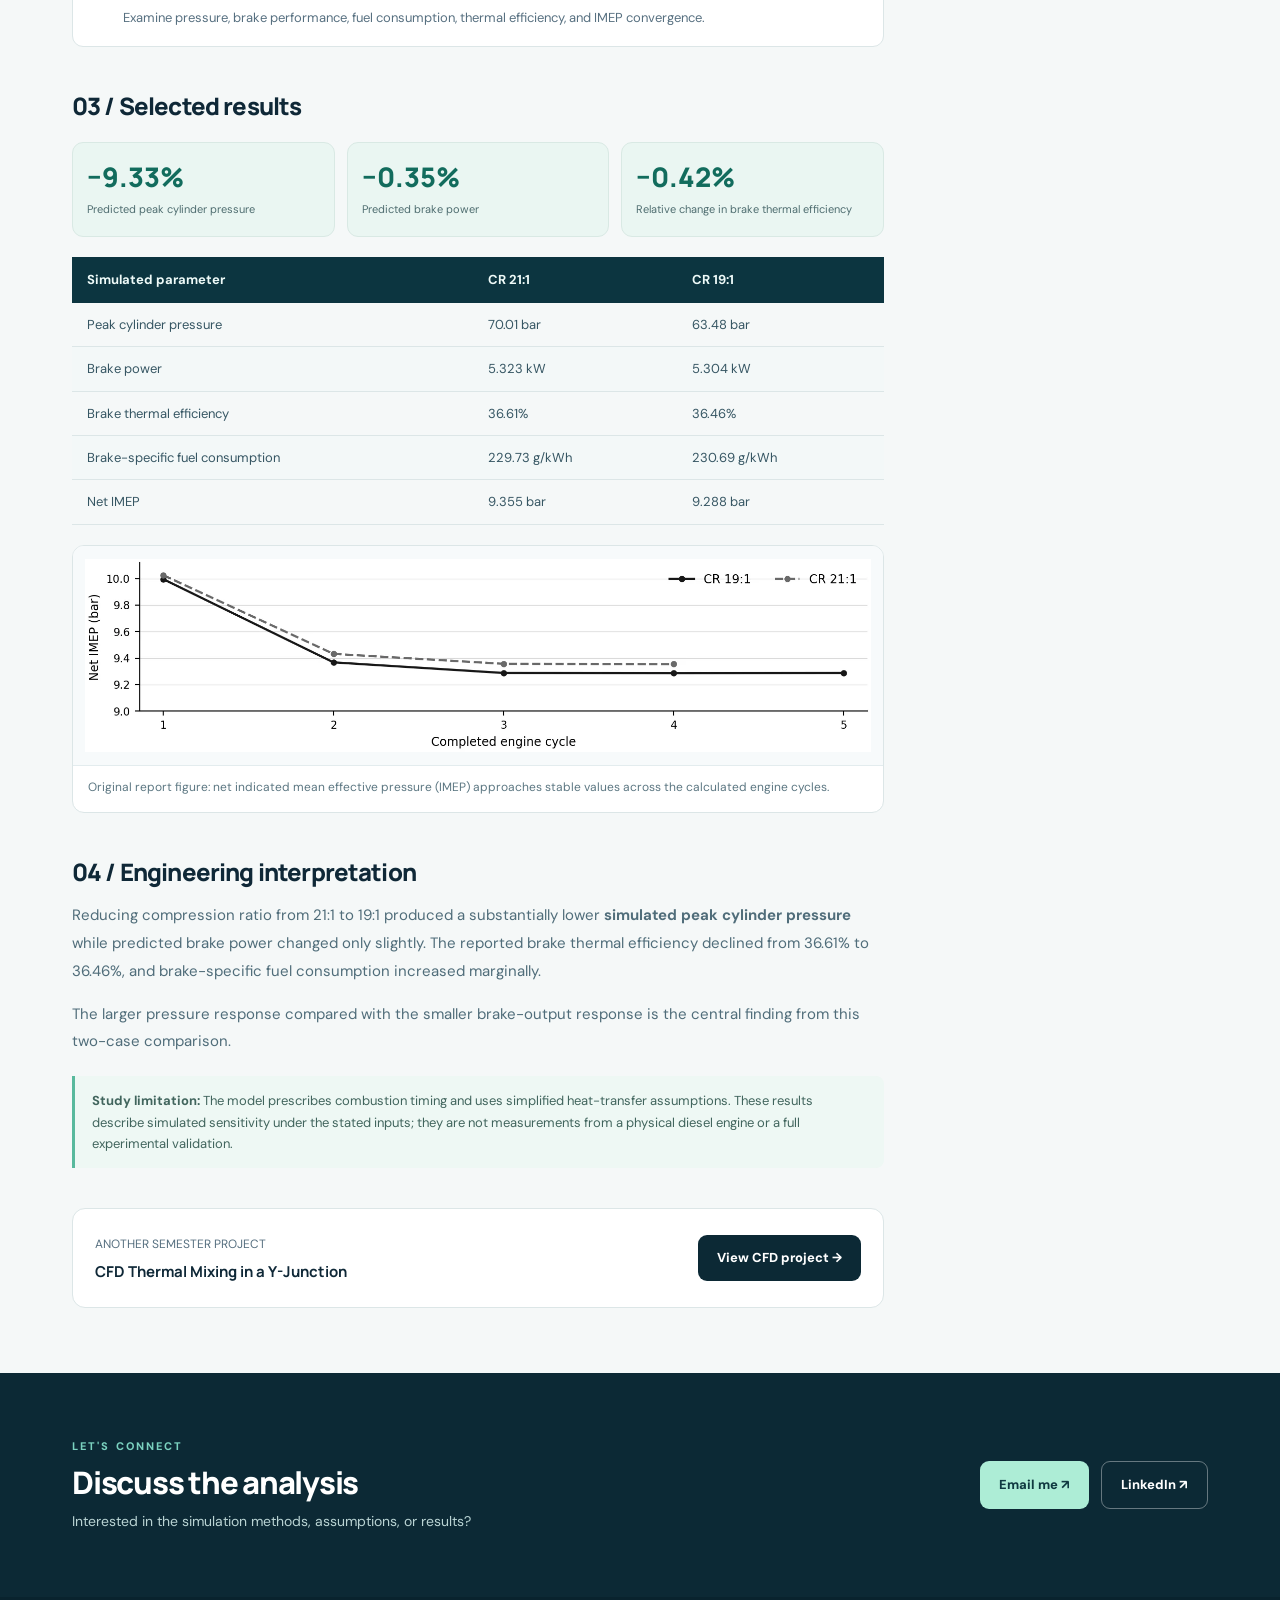
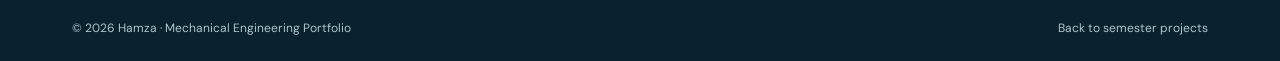
<file: projects/diesel-engine-compression-ratio.html>
<!doctype html>
<html lang="en"><head>
<meta charset="utf-8"><meta name="viewport" content="width=device-width,initial-scale=1">
<title>Diesel Engine Compression Ratio — Ricardo WAVE | Hamza</title><meta name="description" content="Semester simulation project comparing compression ratios in a single-cylinder diesel engine using Ricardo WAVE."><meta name="theme-color" content="#0c2935">
<link rel="icon" type="image/svg+xml" href="../assets/favicon.svg"><link rel="stylesheet" href="../assets/styles.css"><script defer src="../assets/app.js"></script>
</head><body><a class="sr-only" href="#main">Skip to main content</a>
<header class="nav"><div class="container"><a class="brand" href="../index.html" aria-label="Hamza home"><span class="brand-mark">H</span>HAMZA<span style="color:#2d9a8b">.</span></a><button class="menu-toggle" aria-expanded="false" aria-controls="nav-links">Menu</button><nav class="nav-links" id="nav-links" aria-label="Main navigation"><a href="../index.html#projects">Projects</a><a href="../index.html#semester-projects">Semester Projects</a><a href="../index.html#about">About</a><a href="../index.html#experience">Experience</a><a href="../index.html#skills">Skills</a><a class="nav-cta" href="mailto:hamzakhalidshaikh@gmail.com">Get in touch ↗</a></nav></div></header>
<main id="main"><section class="page-hero"><div class="container"><nav class="breadcrumbs" aria-label="Breadcrumb"><a href="../index.html">Home</a><span>/</span><a href="../index.html#semester-projects">Semester Projects</a></nav><div class="eyebrow" style="color:#70d8c1;margin-top:27px">AUTOMOBILE ENGINEERING · SIMULATION</div><h1>Effect of Compression Ratio on a Single-Cylinder Diesel Engine</h1><p>A Ricardo WAVE modelling study of how reducing compression ratio from 21:1 to 19:1 affects predicted engine performance at a fixed speed of 2000 rpm.</p><div class="meta"><span>Semester project</span><span>Ricardo WAVE · 1D modelling</span><span>Diesel engine performance</span></div></div></section>
<div class="container case-layout"><article class="case-main">
<h2>01 / Research question</h2><p class="sv-lead">What changes in engine performance are predicted when the geometric compression ratio is reduced while engine speed and other specified settings remain fixed?</p>
<p>The semester project modelled a single-cylinder, four-stroke, direct-injection diesel engine in Ricardo WAVE. The comparison held engine speed at <strong>2000 rpm</strong> and examined the 21:1 reference and 19:1 alternative.</p>
<div class="sv-gallery"><figure class="sv-figure sv-wide"><img src="../assets/diesel-wave-network.webp" alt="Ricardo WAVE engine network with intake, cylinder, injector and exhaust" loading="lazy"><figcaption>Figure from the submitted report: Ricardo WAVE intake–cylinder–exhaust network with a direct fuel injector.</figcaption></figure></div>
<h2>02 / Simulation approach</h2><div class="steps"><div class="step"><div><b>Define model and constraints</b><span>Single-cylinder, four-stroke CI engine; 2000 rpm; compression ratios of 21:1 and 19:1.</span></div></div><div class="step"><div><b>Run the comparison</b><span>Use the stated combustion, heat-transfer, and gas-exchange assumptions without simultaneously changing engine speed or valve events.</span></div></div><div class="step"><div><b>Check solver behaviour</b><span>The report records successful convergence of the 19:1 case after five engine cycles.</span></div></div><div class="step"><div><b>Compare outputs</b><span>Examine pressure, brake performance, fuel consumption, thermal efficiency, and IMEP convergence.</span></div></div></div>
<h2>03 / Selected results</h2>
<div class="sv-results"><div class="sv-kpi"><div class="value">−9.33%</div><div class="label">Predicted peak cylinder pressure</div></div><div class="sv-kpi"><div class="value">−0.35%</div><div class="label">Predicted brake power</div></div><div class="sv-kpi"><div class="value">−0.42%</div><div class="label">Relative change in brake thermal efficiency</div></div></div>
<div class="sv-table-wrap"><table class="sv-table"><thead><tr><th>Simulated parameter</th><th>CR 21:1</th><th>CR 19:1</th></tr></thead><tbody>
<tr><td>Peak cylinder pressure</td><td>70.01 bar</td><td>63.48 bar</td></tr>
<tr><td>Brake power</td><td>5.323 kW</td><td>5.304 kW</td></tr>
<tr><td>Brake thermal efficiency</td><td>36.61%</td><td>36.46%</td></tr>
<tr><td>Brake-specific fuel consumption</td><td>229.73 g/kWh</td><td>230.69 g/kWh</td></tr>
<tr><td>Net IMEP</td><td>9.355 bar</td><td>9.288 bar</td></tr></tbody></table></div>
<div class="sv-gallery"><figure class="sv-figure sv-wide"><img src="../assets/diesel-wave-convergence.webp" alt="Net IMEP convergence plot for 19-to-1 and 21-to-1 compression ratios from semester report" loading="lazy"><figcaption>Original report figure: net indicated mean effective pressure (IMEP) approaches stable values across the calculated engine cycles.</figcaption></figure></div>
<h2>04 / Engineering interpretation</h2><p>Reducing compression ratio from 21:1 to 19:1 produced a substantially lower <strong>simulated peak cylinder pressure</strong> while predicted brake power changed only slightly. The reported brake thermal efficiency declined from 36.61% to 36.46%, and brake-specific fuel consumption increased marginally.</p><p>The larger pressure response compared with the smaller brake-output response is the central finding from this two-case comparison.</p>
<div class="detail-note"><strong>Study limitation:</strong> The model prescribes combustion timing and uses simplified heat-transfer assumptions. These results describe simulated sensitivity under the stated inputs; they are not measurements from a physical diesel engine or a full experimental validation.</div>
<div class="next-card"><div><span>ANOTHER SEMESTER PROJECT</span><strong>CFD Thermal Mixing in a Y-Junction</strong></div><a class="btn btn-dark" href="cfd-thermal-mixing.html">View CFD project →</a></div>
</article><aside class="case-side" aria-label="Project details"><h3>Project at a glance</h3><dl><dt>Type</dt><dd>Semester coursework</dd><dt>Tool</dt><dd>Ricardo WAVE</dd><dt>System</dt><dd>Single-cylinder DI diesel engine</dd><dt>Main comparison</dt><dd>Compression ratio: 21:1 → 19:1</dd><dt>Engine speed</dt><dd>2000 rpm</dd><dt>Evidence</dt><dd>Original model figure, comparison data and convergence plot</dd></dl><div class="detail-note" style="margin-bottom:0">Coursework simulation. Results are model outputs, not experimental validation.</div><a class="text-link" href="../index.html#semester-projects" style="margin-top:16px">← Back to semester projects</a></aside></div></main>
<section class="contact"><div class="container"><div><div class="eyebrow" style="color:#7bd2c0">LET'S CONNECT</div><h2>Discuss the analysis</h2><p>Interested in the simulation methods, assumptions, or results?</p></div><div class="button-row"><a class="btn btn-light" href="mailto:hamzakhalidshaikh@gmail.com">Email me ↗</a><a class="btn btn-outline" target="_blank" rel="noopener noreferrer" href="https://www.linkedin.com/in/engrhamzashaikh/">LinkedIn ↗</a></div></div></section>
<footer class="footer"><div class="container"><span>© <span id="year">2026</span> Hamza · Mechanical Engineering Portfolio</span><span><a href="../index.html#semester-projects">Back to semester projects</a></span></div></footer></body></html>
</file>
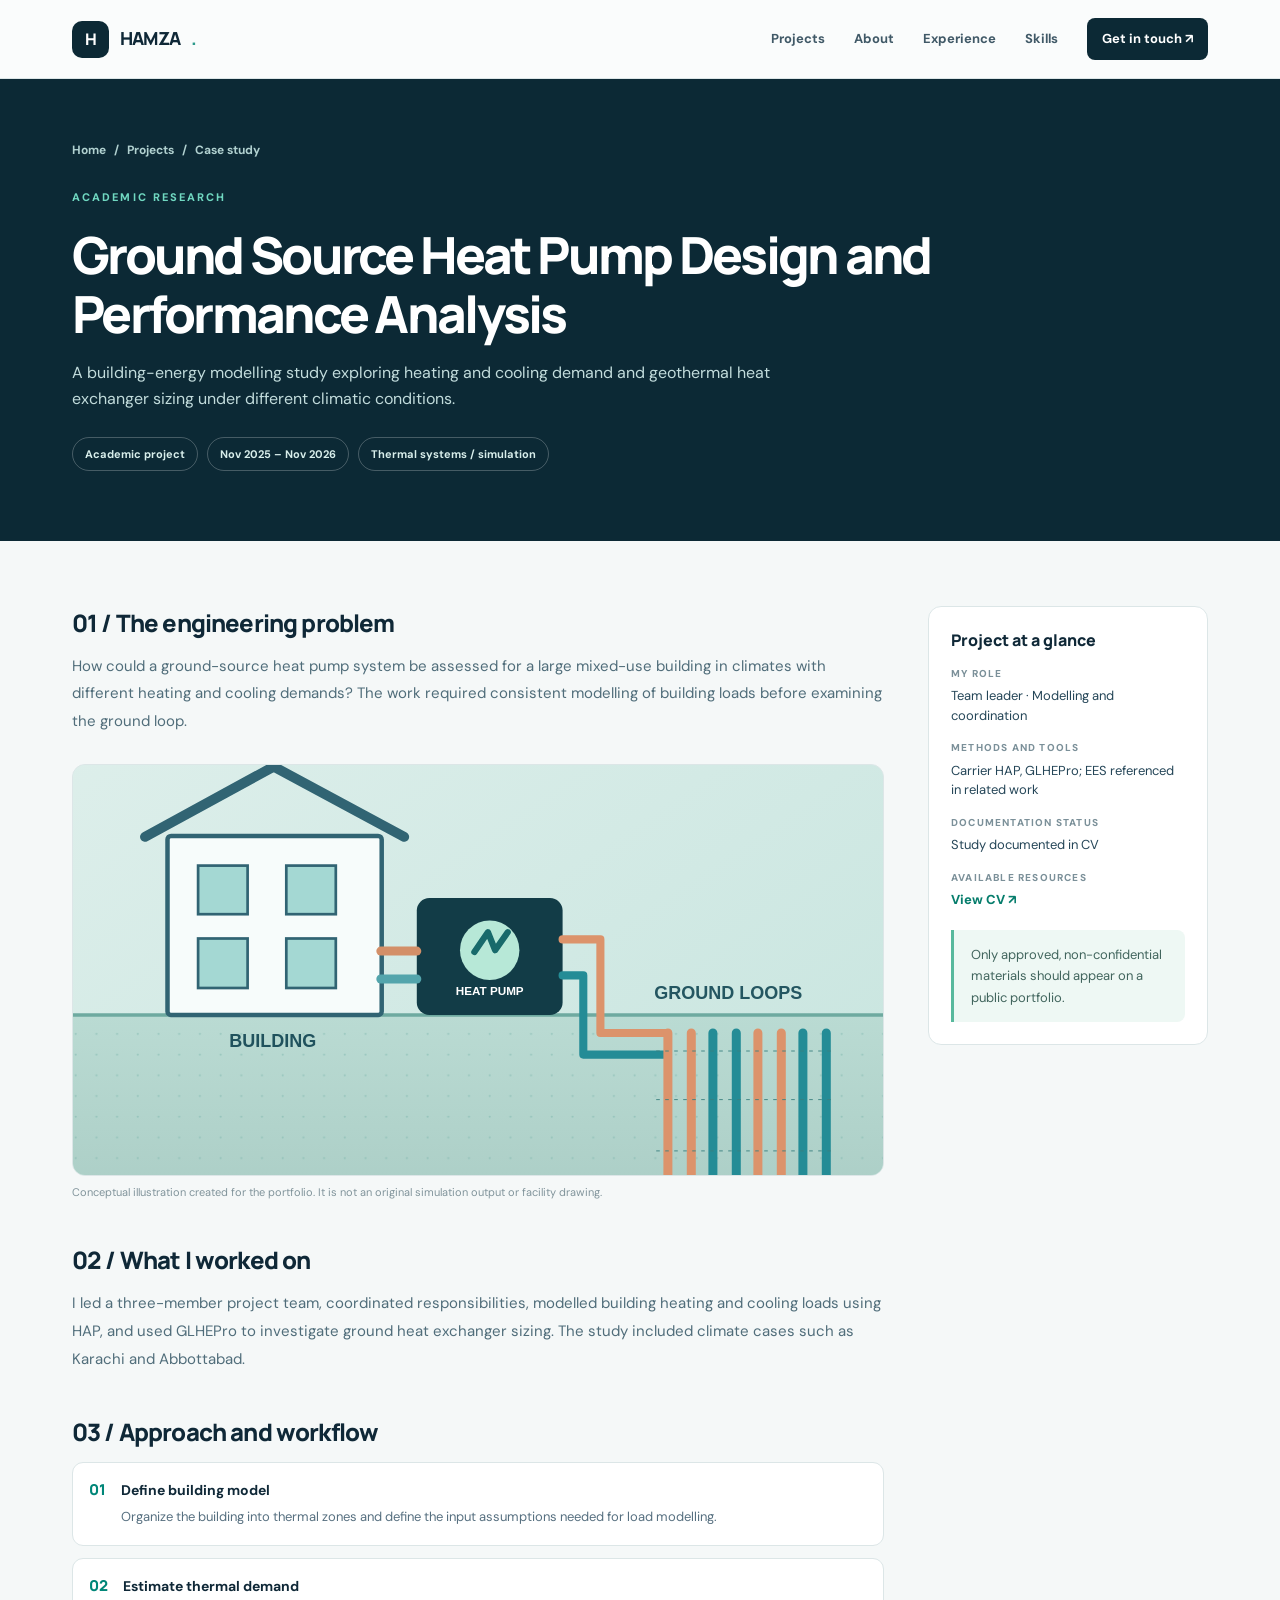
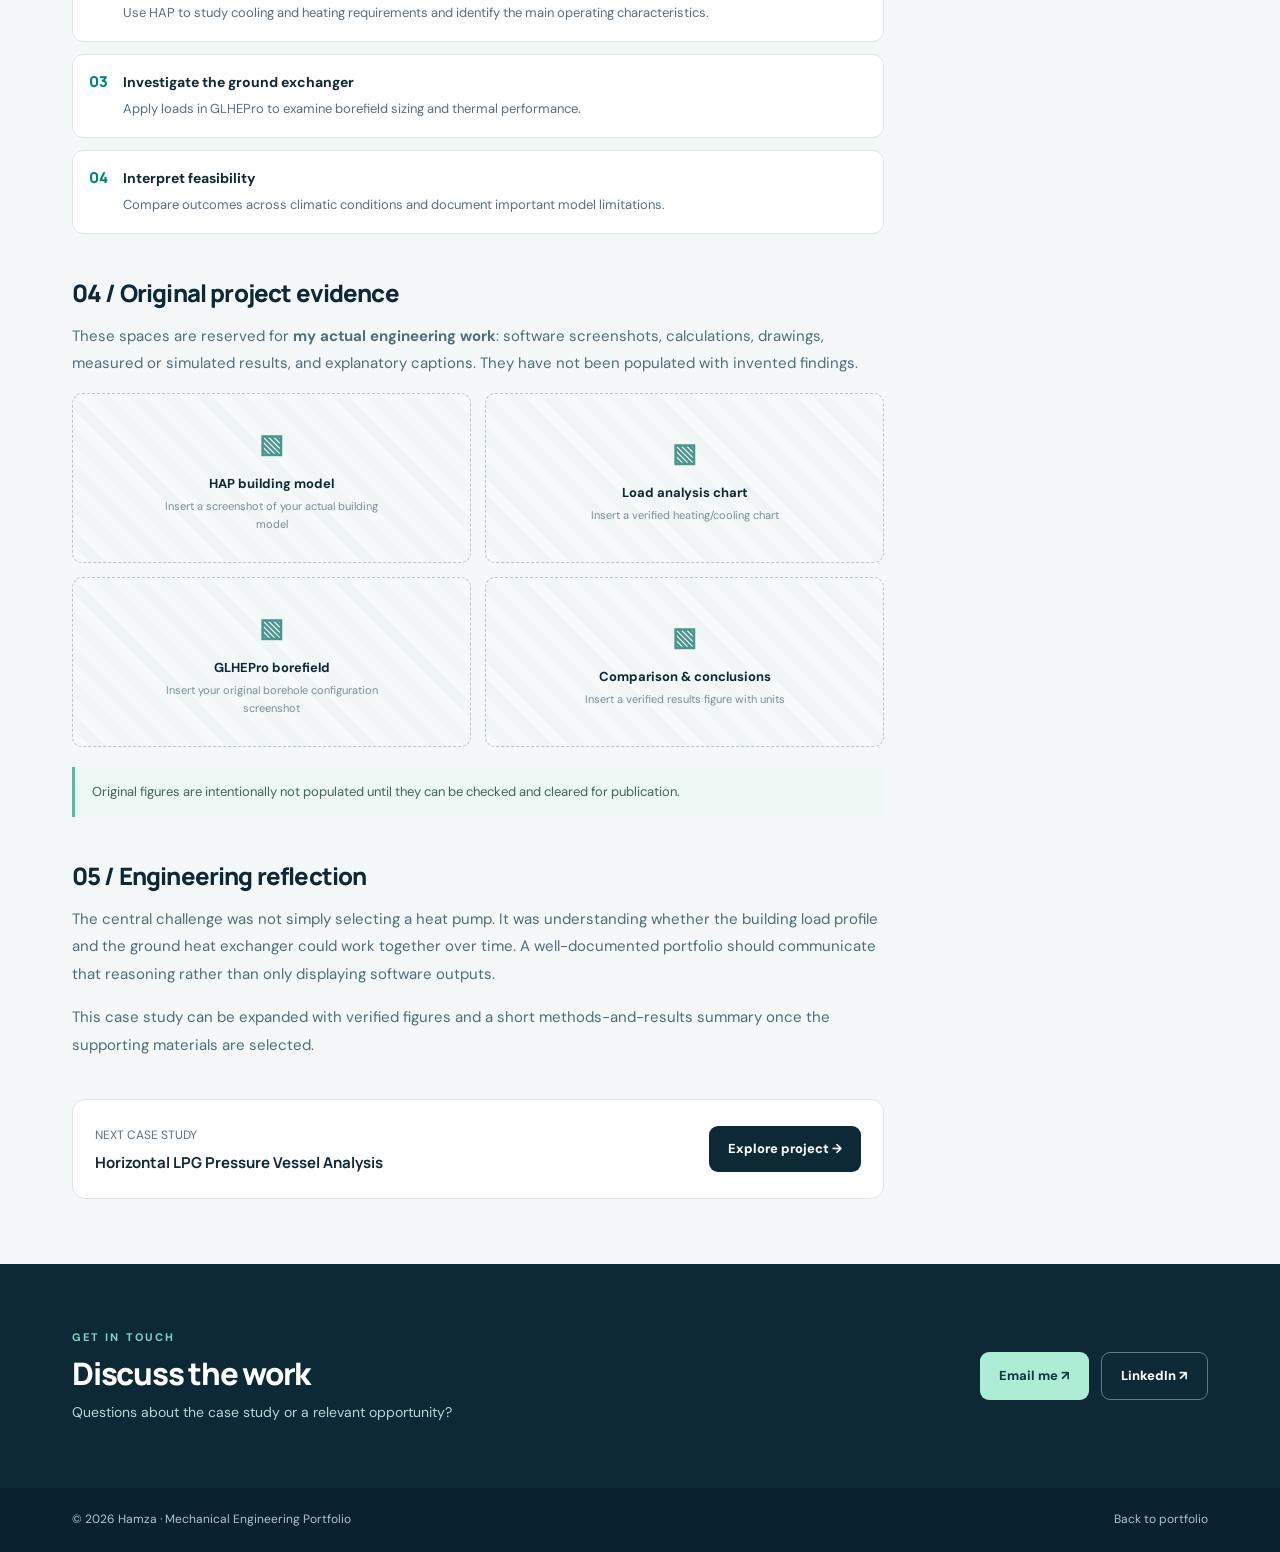
<file: projects/ground-source-heat-pump.html>
<!doctype html><html lang="en"><head><meta charset="utf-8"><meta name="viewport" content="width=device-width,initial-scale=1"><title>Ground Source Heat Pump Design and Performance Analysis | Hamza</title><meta name="description" content="A building-energy modelling study exploring heating and cooling demand and geothermal heat exchanger sizing under different climatic conditions."><meta name="theme-color" content="#0c2935"><link rel="icon" type="image/svg+xml" href="../assets/favicon.svg"><link rel="stylesheet" href="../assets/styles.css"><script defer src="../assets/app.js"></script></head><body><a class="sr-only" href="#main">Skip to content</a><header class="nav"><div class="container"><a class="brand" href="../index.html" aria-label="Hamza home"><span class="brand-mark">H</span>HAMZA<span style="color:#2d9a8b">.</span></a><button class="menu-toggle" aria-expanded="false" aria-controls="nav-links">Menu</button><nav class="nav-links" id="nav-links" aria-label="Main navigation"><a href="../index.html#projects">Projects</a><a href="../index.html#about">About</a><a href="../index.html#experience">Experience</a><a href="../index.html#skills">Skills</a><a class="nav-cta" href="mailto:hamzakhalidshaikh@gmail.com">Get in touch ↗</a></nav></div></header>
<main id="main"><div class="page-hero"><div class="container"><nav class="breadcrumbs" aria-label="Breadcrumb"><a href="../index.html">Home</a><span>/</span><a href="../index.html#projects">Projects</a><span>/</span><span>Case study</span></nav><div class="eyebrow" style="color:#70d8c1;margin-top:27px">ACADEMIC RESEARCH</div><h1>Ground Source Heat Pump Design and Performance Analysis</h1><p>A building-energy modelling study exploring heating and cooling demand and geothermal heat exchanger sizing under different climatic conditions.</p><div class="meta"><span>Academic project</span><span>Nov 2025 – Nov 2026</span><span>Thermal systems / simulation</span></div></div></div>
<div class="container case-layout"><article class="case-main"><h2>01 / The engineering problem</h2><p>How could a ground-source heat pump system be assessed for a large mixed-use building in climates with different heating and cooling demands? The work required consistent modelling of building loads before examining the ground loop.</p><div class="case-hero-img"><img src="../assets/gshp-schematic.svg" alt="Concept diagram showing building heat pump and vertical borefield"></div><div class="caption">Conceptual illustration created for the portfolio. It is not an original simulation output or facility drawing.</div>
<h2>02 / What I worked on</h2><p>I led a three-member project team, coordinated responsibilities, modelled building heating and cooling loads using HAP, and used GLHEPro to investigate ground heat exchanger sizing. The study included climate cases such as Karachi and Abbottabad.</p>
<h2>03 / Approach and workflow</h2><div class="steps"><div class="step"><div><b>Define building model</b><span>Organize the building into thermal zones and define the input assumptions needed for load modelling.</span></div></div><div class="step"><div><b>Estimate thermal demand</b><span>Use HAP to study cooling and heating requirements and identify the main operating characteristics.</span></div></div><div class="step"><div><b>Investigate the ground exchanger</b><span>Apply loads in GLHEPro to examine borefield sizing and thermal performance.</span></div></div><div class="step"><div><b>Interpret feasibility</b><span>Compare outcomes across climatic conditions and document important model limitations.</span></div></div></div>
<h2>04 / Original project evidence</h2><p>These spaces are reserved for <strong>my actual engineering work</strong>: software screenshots, calculations, drawings, measured or simulated results, and explanatory captions. They have not been populated with invented findings.</p><div class="evidence-grid"><div class="evidence-slot"><span class="symbol" aria-hidden="true">▧</span><b>HAP building model</b><span>Insert a screenshot of your actual building model</span></div><div class="evidence-slot"><span class="symbol" aria-hidden="true">▧</span><b>Load analysis chart</b><span>Insert a verified heating/cooling chart</span></div><div class="evidence-slot"><span class="symbol" aria-hidden="true">▧</span><b>GLHEPro borefield</b><span>Insert your original borehole configuration screenshot</span></div><div class="evidence-slot"><span class="symbol" aria-hidden="true">▧</span><b>Comparison &amp; conclusions</b><span>Insert a verified results figure with units</span></div></div><div class="detail-note">Original figures are intentionally not populated until they can be checked and cleared for publication.</div>
<h2>05 / Engineering reflection</h2><p>The central challenge was not simply selecting a heat pump. It was understanding whether the building load profile and the ground heat exchanger could work together over time. A well-documented portfolio should communicate that reasoning rather than only displaying software outputs.</p><p>This case study can be expanded with verified figures and a short methods-and-results summary once the supporting materials are selected.</p><div class="next-card"><div><span>NEXT CASE STUDY</span><strong>Horizontal LPG Pressure Vessel Analysis</strong></div><a class="btn btn-dark" href="lpg-vessel.html">Explore project →</a></div></article>
<aside class="case-side" aria-label="Project information"><h3>Project at a glance</h3><dl><dt>My role</dt><dd>Team leader · Modelling and coordination</dd><dt>Methods and tools</dt><dd>Carrier HAP, GLHEPro; EES referenced in related work</dd><dt>Documentation status</dt><dd>Study documented in CV</dd><dt>Available resources</dt><dd><a class="text-link" href="../Hamza-CV.pdf" target="_blank" rel="noopener">View CV ↗</a></dd></dl><div class="detail-note" style="margin-bottom:0">Only approved, non-confidential materials should appear on a public portfolio.</div></aside></div></main>
<section class="contact"><div class="container"><div><div class="eyebrow" style="color:#7bd2c0">GET IN TOUCH</div><h2>Discuss the work</h2><p>Questions about the case study or a relevant opportunity?</p></div><div class="button-row"><a class="btn btn-light" href="mailto:hamzakhalidshaikh@gmail.com">Email me ↗</a><a class="btn btn-outline" target="_blank" rel="noopener noreferrer" href="https://www.linkedin.com/in/engrhamzashaikh/">LinkedIn ↗</a></div></div></section><footer class="footer"><div class="container"><span>© 2026 Hamza · Mechanical Engineering Portfolio</span><span><a href="../index.html">Back to portfolio</a></span></div></footer></body></html>
</file>
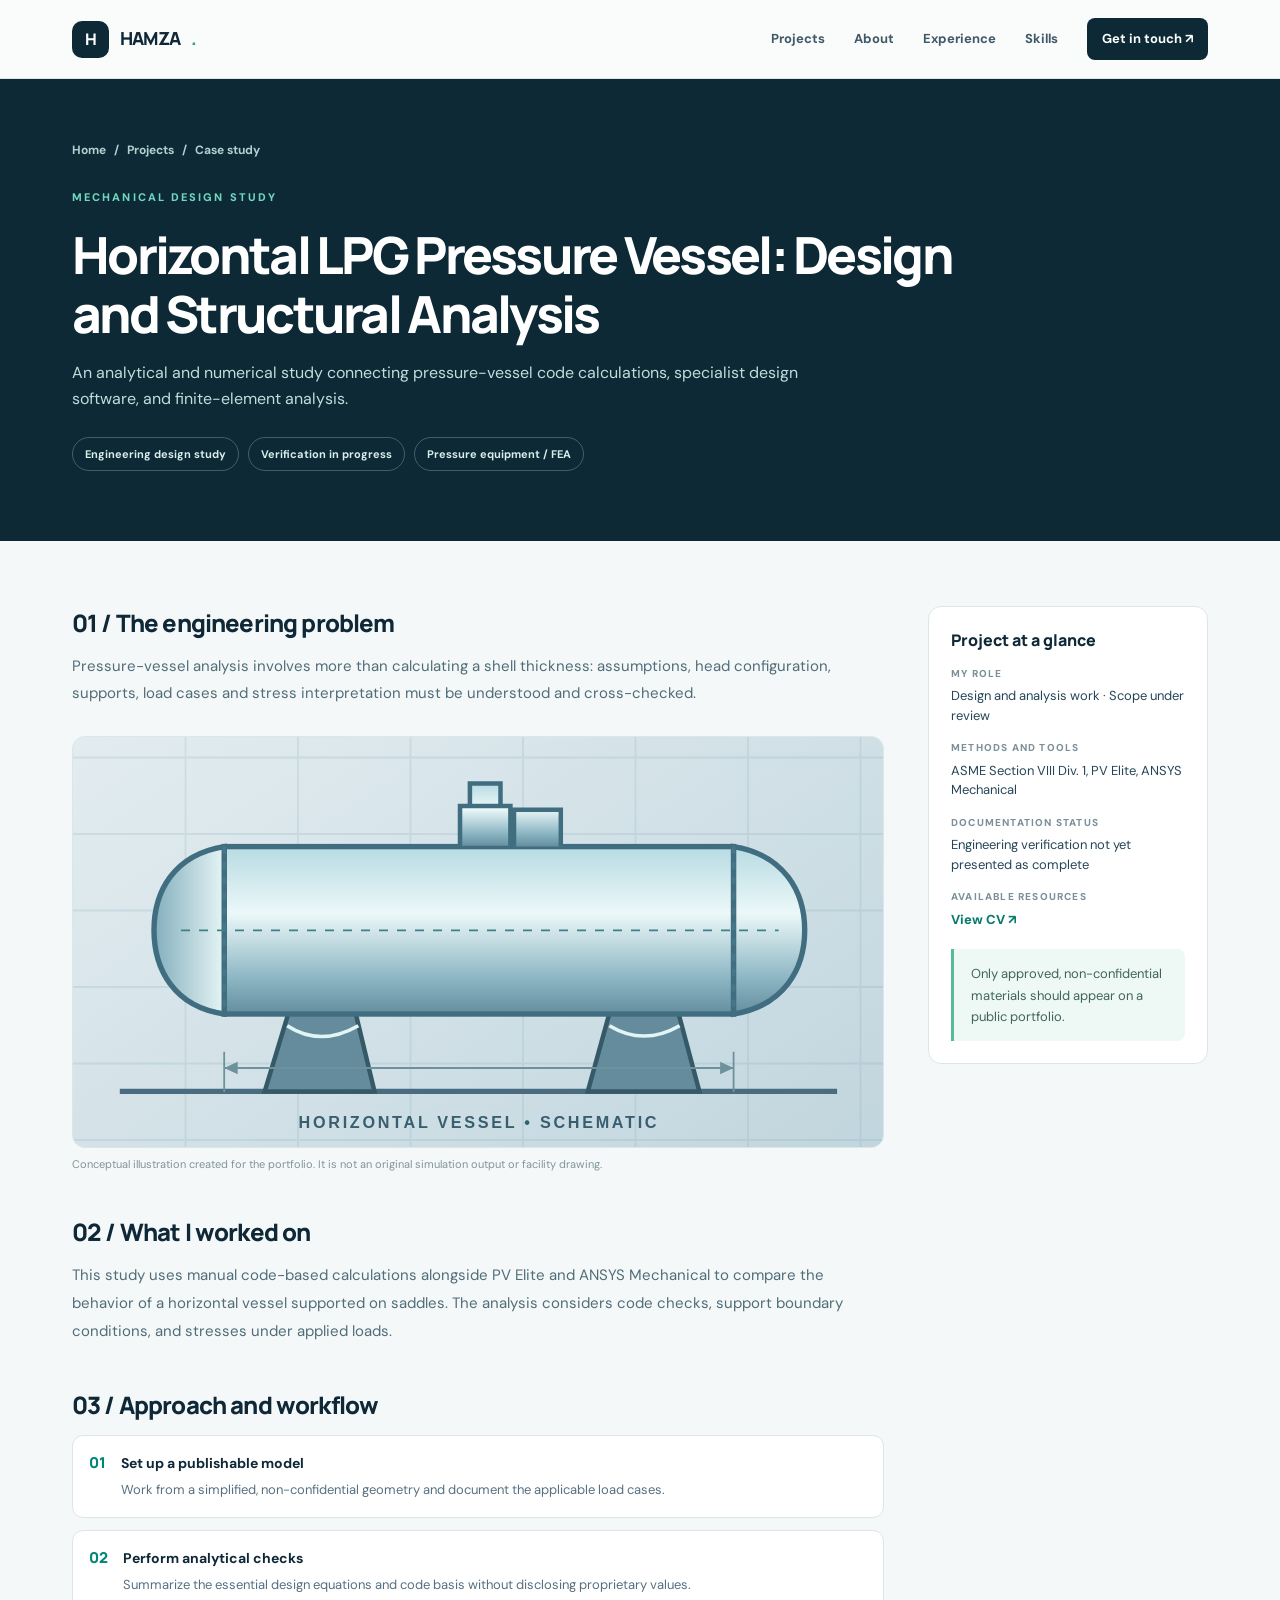
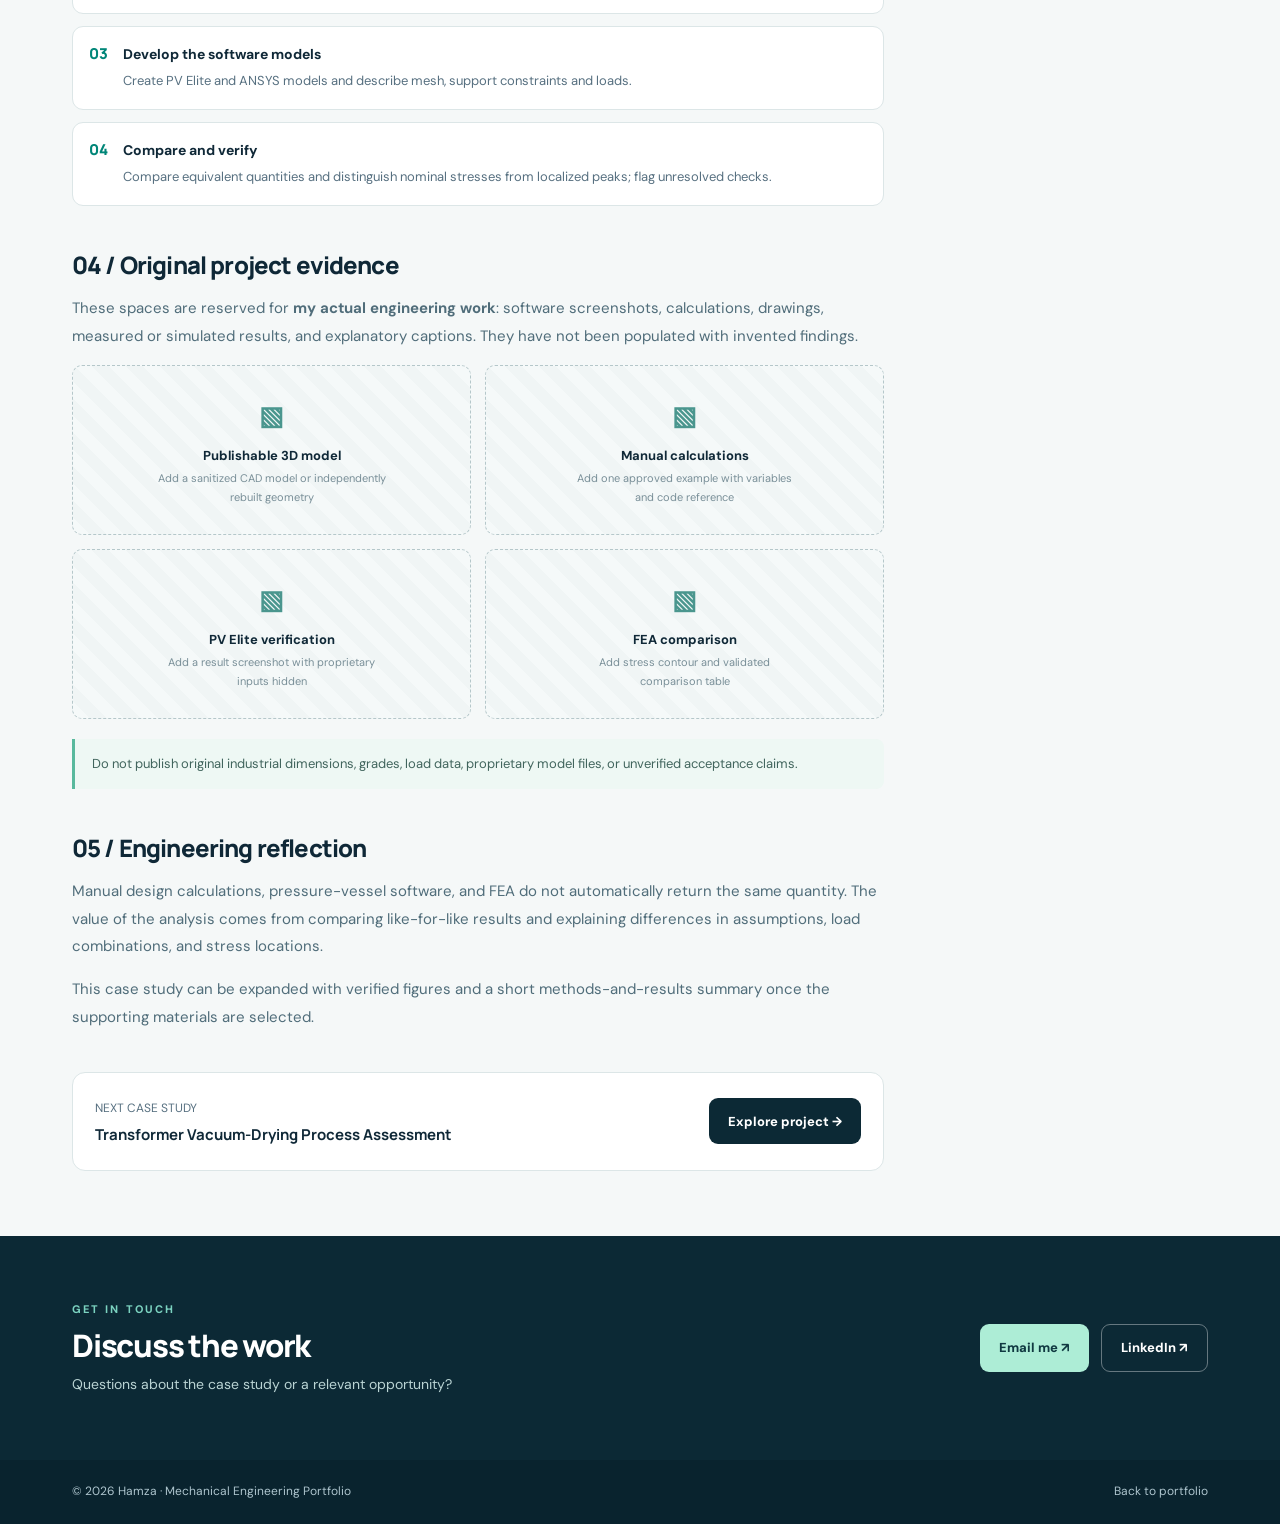
<file: projects/lpg-vessel.html>
<!doctype html><html lang="en"><head><meta charset="utf-8"><meta name="viewport" content="width=device-width,initial-scale=1"><title>Horizontal LPG Pressure Vessel: Design and Structural Analysis | Hamza</title><meta name="description" content="An analytical and numerical study connecting pressure-vessel code calculations, specialist design software, and finite-element analysis."><meta name="theme-color" content="#0c2935"><link rel="icon" type="image/svg+xml" href="../assets/favicon.svg"><link rel="stylesheet" href="../assets/styles.css"><script defer src="../assets/app.js"></script></head><body><a class="sr-only" href="#main">Skip to content</a><header class="nav"><div class="container"><a class="brand" href="../index.html" aria-label="Hamza home"><span class="brand-mark">H</span>HAMZA<span style="color:#2d9a8b">.</span></a><button class="menu-toggle" aria-expanded="false" aria-controls="nav-links">Menu</button><nav class="nav-links" id="nav-links" aria-label="Main navigation"><a href="../index.html#projects">Projects</a><a href="../index.html#about">About</a><a href="../index.html#experience">Experience</a><a href="../index.html#skills">Skills</a><a class="nav-cta" href="mailto:hamzakhalidshaikh@gmail.com">Get in touch ↗</a></nav></div></header>
<main id="main"><div class="page-hero"><div class="container"><nav class="breadcrumbs" aria-label="Breadcrumb"><a href="../index.html">Home</a><span>/</span><a href="../index.html#projects">Projects</a><span>/</span><span>Case study</span></nav><div class="eyebrow" style="color:#70d8c1;margin-top:27px">MECHANICAL DESIGN STUDY</div><h1>Horizontal LPG Pressure Vessel: Design and Structural Analysis</h1><p>An analytical and numerical study connecting pressure-vessel code calculations, specialist design software, and finite-element analysis.</p><div class="meta"><span>Engineering design study</span><span>Verification in progress</span><span>Pressure equipment / FEA</span></div></div></div>
<div class="container case-layout"><article class="case-main"><h2>01 / The engineering problem</h2><p>Pressure-vessel analysis involves more than calculating a shell thickness: assumptions, head configuration, supports, load cases and stress interpretation must be understood and cross-checked.</p><div class="case-hero-img"><img src="../assets/lpg-schematic.svg" alt="Conceptual horizontal LPG vessel on two saddle supports"></div><div class="caption">Conceptual illustration created for the portfolio. It is not an original simulation output or facility drawing.</div>
<h2>02 / What I worked on</h2><p>This study uses manual code-based calculations alongside PV Elite and ANSYS Mechanical to compare the behavior of a horizontal vessel supported on saddles. The analysis considers code checks, support boundary conditions, and stresses under applied loads.</p>
<h2>03 / Approach and workflow</h2><div class="steps"><div class="step"><div><b>Set up a publishable model</b><span>Work from a simplified, non-confidential geometry and document the applicable load cases.</span></div></div><div class="step"><div><b>Perform analytical checks</b><span>Summarize the essential design equations and code basis without disclosing proprietary values.</span></div></div><div class="step"><div><b>Develop the software models</b><span>Create PV Elite and ANSYS models and describe mesh, support constraints and loads.</span></div></div><div class="step"><div><b>Compare and verify</b><span>Compare equivalent quantities and distinguish nominal stresses from localized peaks; flag unresolved checks.</span></div></div></div>
<h2>04 / Original project evidence</h2><p>These spaces are reserved for <strong>my actual engineering work</strong>: software screenshots, calculations, drawings, measured or simulated results, and explanatory captions. They have not been populated with invented findings.</p><div class="evidence-grid"><div class="evidence-slot"><span class="symbol" aria-hidden="true">▧</span><b>Publishable 3D model</b><span>Add a sanitized CAD model or independently rebuilt geometry</span></div><div class="evidence-slot"><span class="symbol" aria-hidden="true">▧</span><b>Manual calculations</b><span>Add one approved example with variables and code reference</span></div><div class="evidence-slot"><span class="symbol" aria-hidden="true">▧</span><b>PV Elite verification</b><span>Add a result screenshot with proprietary inputs hidden</span></div><div class="evidence-slot"><span class="symbol" aria-hidden="true">▧</span><b>FEA comparison</b><span>Add stress contour and validated comparison table</span></div></div><div class="detail-note">Do not publish original industrial dimensions, grades, load data, proprietary model files, or unverified acceptance claims.</div>
<h2>05 / Engineering reflection</h2><p>Manual design calculations, pressure-vessel software, and FEA do not automatically return the same quantity. The value of the analysis comes from comparing like-for-like results and explaining differences in assumptions, load combinations, and stress locations.</p><p>This case study can be expanded with verified figures and a short methods-and-results summary once the supporting materials are selected.</p><div class="next-card"><div><span>NEXT CASE STUDY</span><strong>Transformer Vacuum-Drying Process Assessment</strong></div><a class="btn btn-dark" href="transformer-drying.html">Explore project →</a></div></article>
<aside class="case-side" aria-label="Project information"><h3>Project at a glance</h3><dl><dt>My role</dt><dd>Design and analysis work · Scope under review</dd><dt>Methods and tools</dt><dd>ASME Section VIII Div. 1, PV Elite, ANSYS Mechanical</dd><dt>Documentation status</dt><dd>Engineering verification not yet presented as complete</dd><dt>Available resources</dt><dd><a class="text-link" href="../Hamza-CV.pdf" target="_blank" rel="noopener">View CV ↗</a></dd></dl><div class="detail-note" style="margin-bottom:0">Only approved, non-confidential materials should appear on a public portfolio.</div></aside></div></main>
<section class="contact"><div class="container"><div><div class="eyebrow" style="color:#7bd2c0">GET IN TOUCH</div><h2>Discuss the work</h2><p>Questions about the case study or a relevant opportunity?</p></div><div class="button-row"><a class="btn btn-light" href="mailto:hamzakhalidshaikh@gmail.com">Email me ↗</a><a class="btn btn-outline" target="_blank" rel="noopener noreferrer" href="https://www.linkedin.com/in/engrhamzashaikh/">LinkedIn ↗</a></div></div></section><footer class="footer"><div class="container"><span>© 2026 Hamza · Mechanical Engineering Portfolio</span><span><a href="../index.html">Back to portfolio</a></span></div></footer></body></html>
</file>
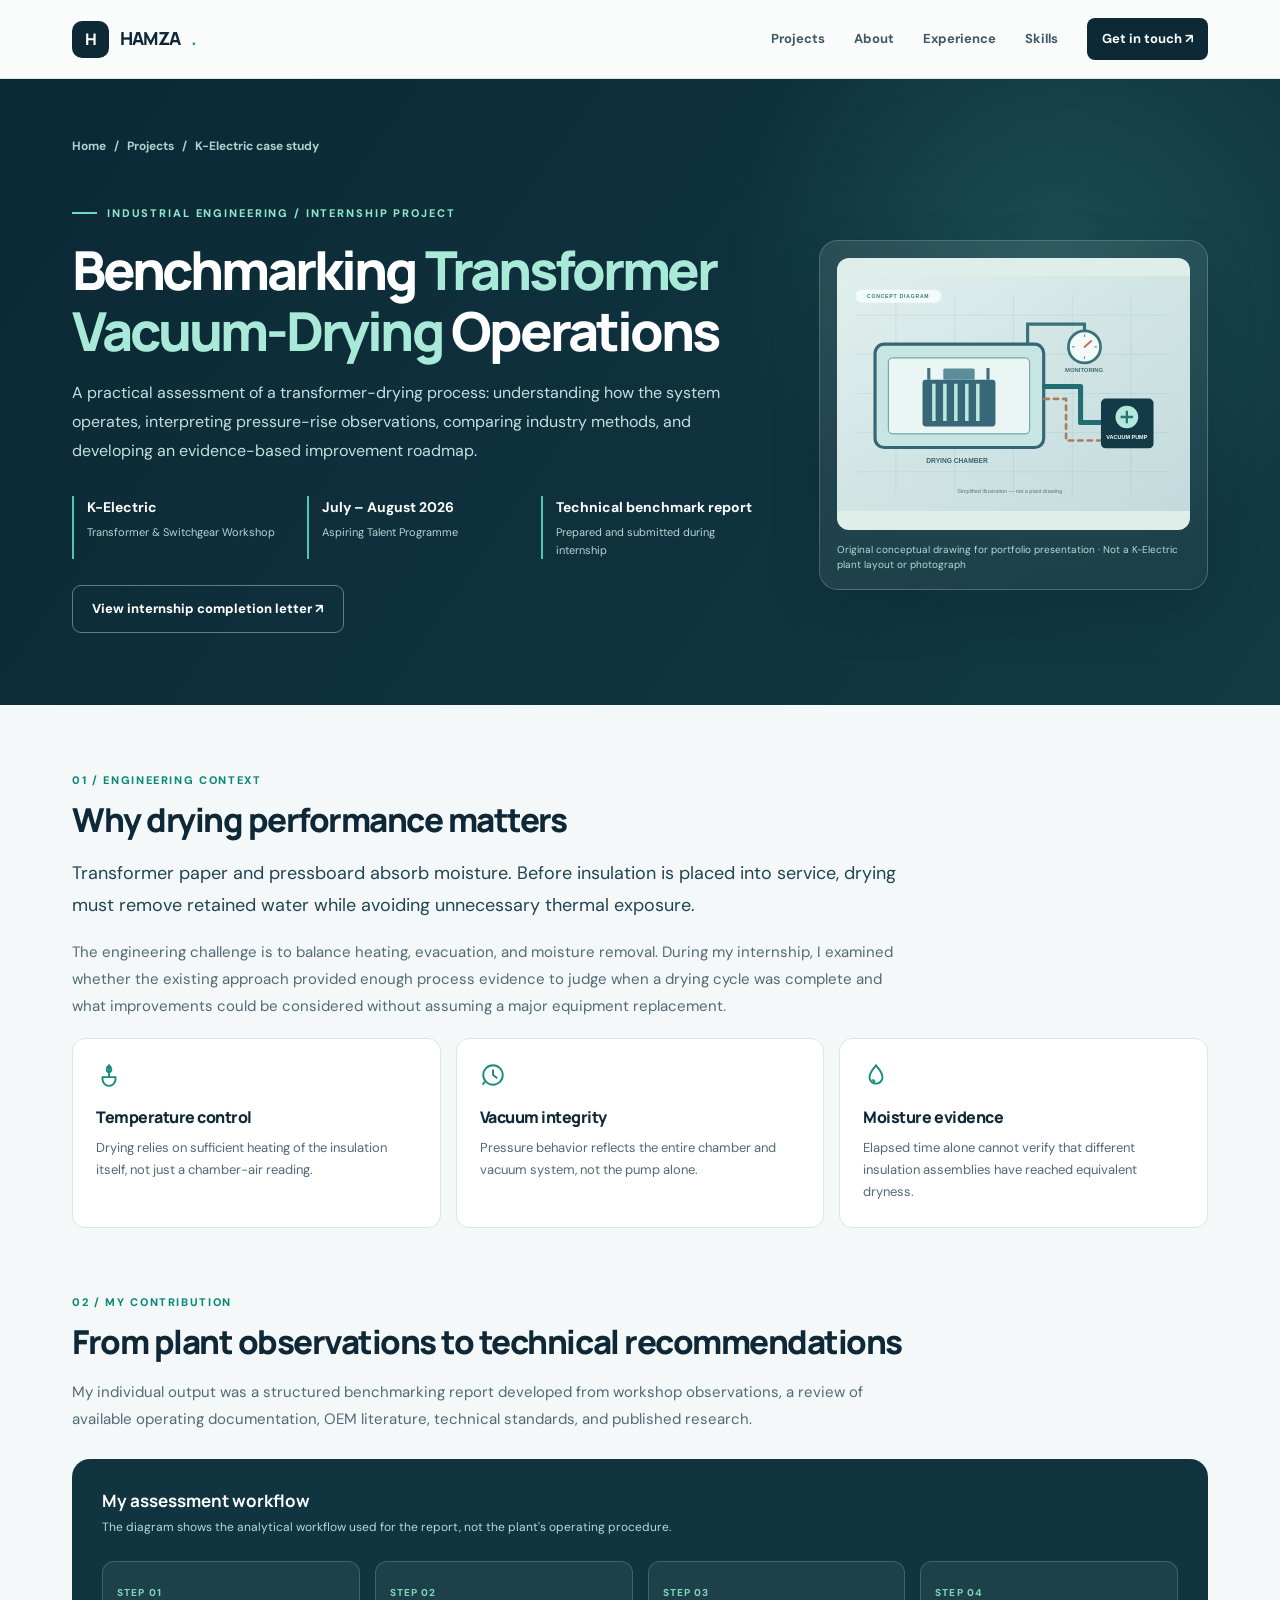
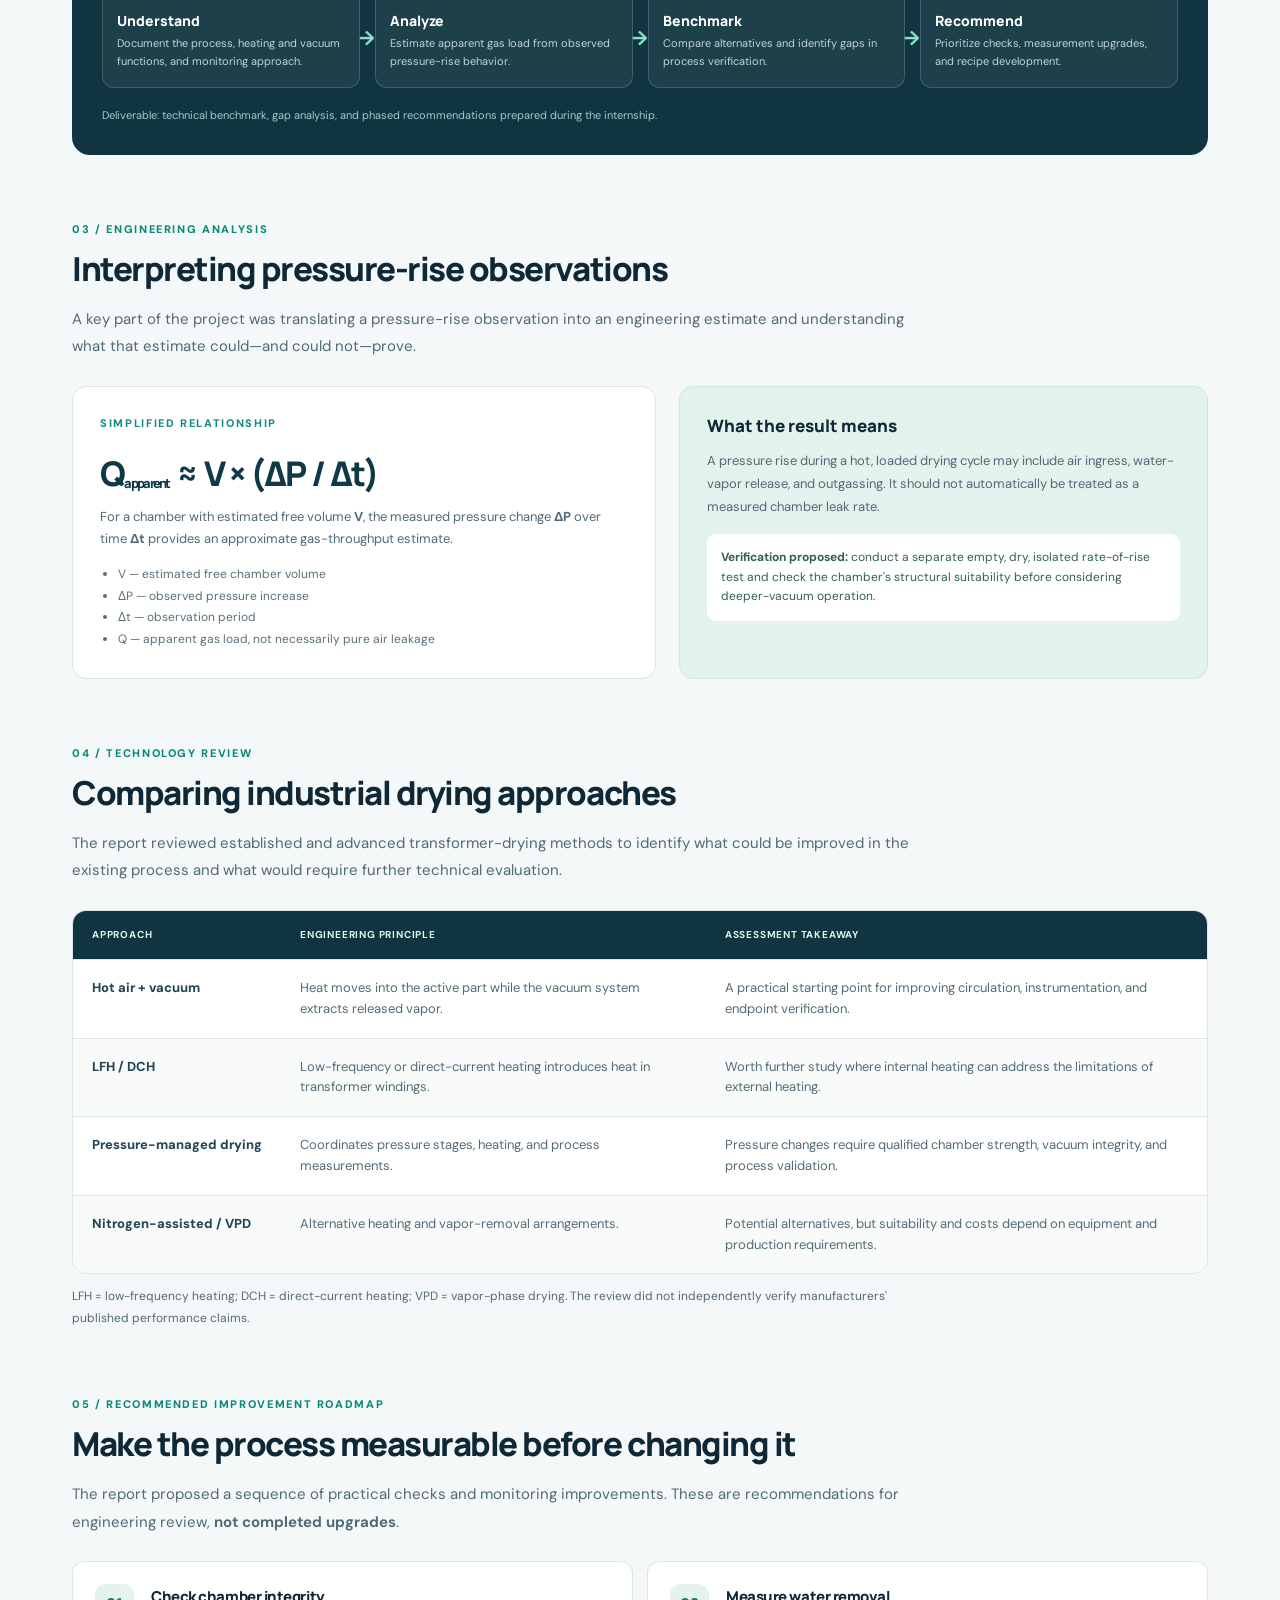
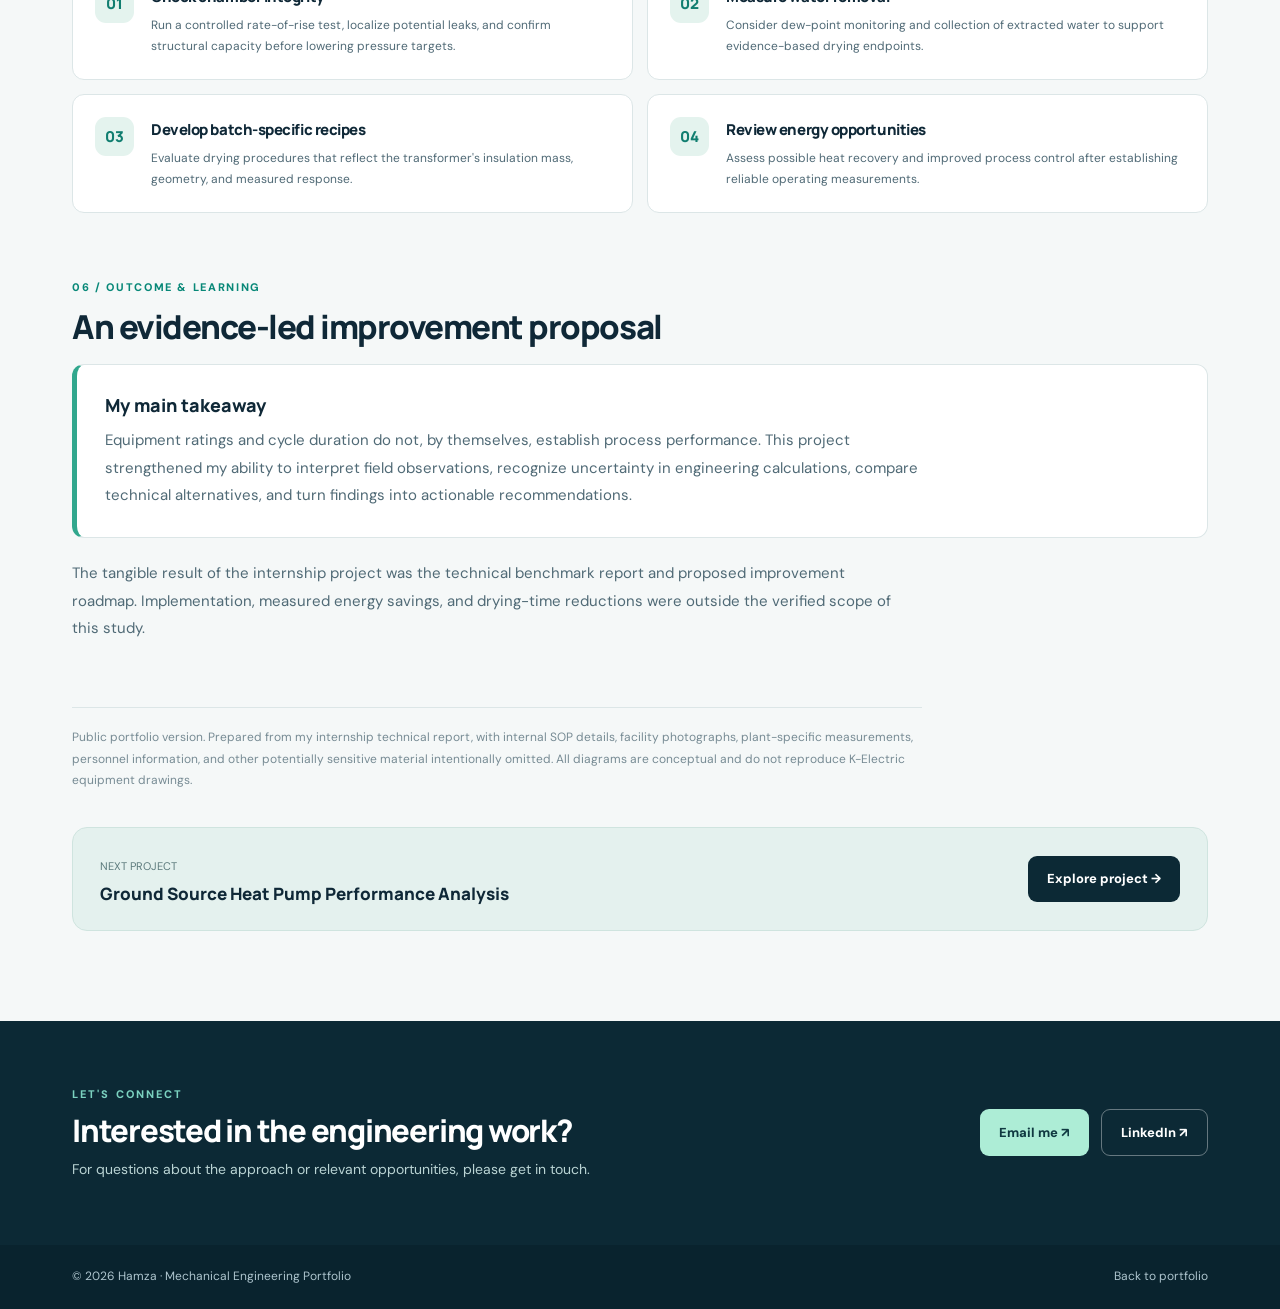
<file: projects/transformer-drying.html>
<!doctype html>
<html lang="en">
<head>
  <meta charset="utf-8">
  <meta name="viewport" content="width=device-width,initial-scale=1">
  <meta name="theme-color" content="#0c2935">
  <meta name="description" content="Technical case study: benchmarking transformer vacuum-drying practices, assessing pressure-rise behavior, and developing a practical improvement roadmap during a K-Electric internship.">
  <title>Transformer Vacuum-Drying Benchmarking | Hamza</title>
  <link rel="icon" type="image/svg+xml" href="../assets/favicon.svg">
  <link rel="stylesheet" href="../assets/styles.css">
  <script defer src="../assets/app.js"></script>
  <style>
  .ke-head {background:radial-gradient(circle at 82% 28%,rgba(63,165,150,.22),transparent 28%),linear-gradient(125deg,#0b2835 0%,#123a44 100%);color:white;padding:58px 0 72px}
  .ke-head .breadcrumbs {margin-bottom:40px}
  .ke-top {display:grid;grid-template-columns:minmax(0,1.28fr) minmax(260px,.72fr);gap:55px;align-items:center}
  .ke-kicker {display:inline-flex;align-items:center;gap:10px;color:#90e7cc;letter-spacing:.17em;text-transform:uppercase;font-size:11px;font-weight:800}
  .ke-kicker:before {content:"";width:25px;height:2px;background:#71d7bc}
  .ke-head h1 {font:800 clamp(36px,4.2vw,59px)/1.13 Manrope,Arial,sans-serif;letter-spacing:-.055em;margin:18px 0 18px}
  .ke-head h1 em {font-style:normal;color:#a8e9d7}
  .ke-head p {color:#c5dfdf;max-width:730px;font-size:16px;line-height:1.8}
  .ke-hero-visual {position:relative;border:1px solid rgba(255,255,255,.2);background:linear-gradient(145deg,rgba(255,255,255,.1),rgba(255,255,255,.04));border-radius:19px;padding:17px;box-shadow:0 22px 55px rgba(0,0,0,.12)}
  .ke-hero-visual img {width:100%;aspect-ratio:1.3;object-fit:contain;border-radius:12px;background:#dfeee9}
  .ke-visual-caption {color:#b6d9d6;font-size:10px;margin-top:12px;line-height:1.5}
  .ke-facts {display:grid;grid-template-columns:repeat(3,1fr);gap:12px;margin-top:30px;max-width:720px}
  .ke-fact {border-left:2px solid #50c7ae;padding-left:13px}
  .ke-fact b {display:block;font-size:14px}
  .ke-fact span {display:block;font-size:11px;color:#bbd3d5;margin-top:4px}
  .ke-content {padding:66px 0 90px}
  .ke-section {margin-bottom:65px}
  .ke-label {font-size:11px;color:#088878;font-weight:800;letter-spacing:.15em;text-transform:uppercase}
  .ke-section h2 {font:800 clamp(25px,2.6vw,33px)/1.25 Manrope,Arial,sans-serif;letter-spacing:-.045em;margin:10px 0 17px}
  .ke-section p {max-width:840px;color:#506a76;font-size:15px;line-height:1.82;margin:0 0 17px}
  .ke-lead {font-size:18px!important;color:#224452!important;line-height:1.8!important}
  .ke-section-header {max-width:840px;margin-bottom:25px}
  .ke-summary {display:grid;grid-template-columns:repeat(3,1fr);gap:15px}
  .ke-summary article {background:#fff;border:1px solid var(--line);border-radius:13px;padding:23px;min-height:186px}
  .ke-summary svg {display:block;width:26px;height:26px;stroke:#178c7c;stroke-width:1.75;fill:none;margin-bottom:18px}
  .ke-summary h3 {font:800 16px Manrope,Arial,sans-serif;letter-spacing:-.03em;margin:0 0 9px}
  .ke-summary p {font-size:13px;margin:0;line-height:1.72}
  .ke-process {background:#103540;color:#fff;border-radius:18px;padding:30px;overflow:hidden}
  .ke-process-title {font:700 17px Manrope,Arial,sans-serif;margin:0 0 6px}
  .ke-process-intro {font-size:12px;color:#b9d9d9;margin-bottom:23px}
  .ke-flow {display:grid;grid-template-columns:repeat(4,1fr);gap:15px}
  .ke-flow-step {position:relative;border:1px solid rgba(255,255,255,.17);border-radius:12px;background:rgba(255,255,255,.06);min-height:124px;padding:17px 14px}
  .ke-flow-step:not(:last-child):after {content:'→';position:absolute;right:-16px;top:48%;color:#90dec9;font-weight:700;font-size:20px;z-index:2}
  .ke-flow-step small {color:#7bd7bb;font-weight:800;letter-spacing:.11em;font-size:10px}
  .ke-flow-step strong {display:block;margin:8px 0 5px;font:800 14px Manrope,Arial,sans-serif}
  .ke-flow-step span {display:block;color:#c0d4d8;font-size:11px;line-height:1.6}
  .ke-process-foot {font-size:11px;color:#a5c9ca;margin-top:18px}
  .ke-two {display:grid;grid-template-columns:1.05fr .95fr;gap:23px;align-items:stretch}
  .ke-math {background:#fff;border:1px solid var(--line);border-radius:14px;padding:27px}
  .ke-math .ke-label {color:#188b80}
  .ke-formula {font:800 clamp(22px,3vw,34px) Manrope,Arial,sans-serif;letter-spacing:-.05em;color:#103947;margin:18px 0 10px}
  .ke-formula sub {font-size:13px;vertical-align:baseline;position:relative;bottom:-.2em}
  .ke-math p {font-size:13px;line-height:1.75;margin-bottom:13px}
  .ke-math ul {padding-left:18px;color:#58707b;font-size:12px;line-height:1.8;margin-bottom:0}
  .ke-interpretation {background:#e4f2ee;border:1px solid #cfe7de;border-radius:14px;padding:27px}
  .ke-interpretation h3 {font:800 17px Manrope,Arial,sans-serif;margin:0 0 12px}
  .ke-interpretation p {font-size:13px;line-height:1.8;margin-bottom:15px}
  .ke-caution {background:#fff;border-radius:9px;padding:14px;font-size:12px;color:#315f5b;line-height:1.65}
  .ke-tablewrap {background:#fff;border:1px solid var(--line);border-radius:14px;overflow-x:auto}
  .ke-benchmark {width:100%;border-collapse:collapse;text-align:left;min-width:610px}
  .ke-benchmark th {background:#103540;color:#def5ec;padding:16px 19px;text-transform:uppercase;letter-spacing:.08em;font-size:10px}
  .ke-benchmark td {padding:18px 19px;border-top:1px solid var(--line);font-size:13px;line-height:1.6;color:#536c78;vertical-align:top}
  .ke-benchmark td:first-child {font-weight:800;color:#234554;white-space:nowrap}
  .ke-benchmark tr:nth-child(2n) td {background:#f8fbfa}
  .ke-roadmap {display:grid;grid-template-columns:repeat(2,1fr);gap:14px}
  .ke-roadmap article {display:flex;gap:17px;background:#fff;border:1px solid var(--line);border-radius:12px;padding:22px}
  .ke-number {display:grid;place-items:center;flex:0 0 39px;height:39px;background:#e4f3ee;color:#117e70;font:800 15px Manrope,Arial,sans-serif;border-radius:11px}
  .ke-roadmap h3 {font:800 15px Manrope,Arial,sans-serif;margin:2px 0 8px;letter-spacing:-.03em}
  .ke-roadmap p {font-size:12px;line-height:1.75;margin:0}
  .ke-reflection {background:#fff;border:1px solid var(--line);border-left:5px solid #31a78d;border-radius:12px;padding:28px}
  .ke-reflection strong {font:800 18px Manrope,Arial,sans-serif;display:block;margin-bottom:10px}
  .ke-reflection p {margin-bottom:0!important}
  .ke-disclaimer {border-top:1px solid var(--line);padding-top:19px;font-size:12px;color:#778b94;max-width:850px;line-height:1.8}
  .ke-next {display:flex;justify-content:space-between;align-items:center;gap:25px;padding:25px 27px;background:#e4f1ee;border:1px solid #cfe4df;border-radius:15px}
  .ke-next strong {font:800 17px Manrope,Arial,sans-serif;display:block;margin-top:4px}
  .ke-next span {font-size:11px;color:#5c7a7c}
  @media(max-width:920px){.ke-top{grid-template-columns:1fr}.ke-hero-visual{max-width:590px}.ke-summary{grid-template-columns:1fr 1fr}.ke-flow{grid-template-columns:repeat(2,1fr)}.ke-flow-step:after{display:none}.ke-two{grid-template-columns:1fr}}
  @media(max-width:620px){.ke-head{padding:36px 0 48px}.ke-head .breadcrumbs{margin-bottom:28px}.ke-head h1{font-size:37px}.ke-facts{grid-template-columns:1fr;gap:16px}.ke-content{padding:42px 0 65px}.ke-section{margin-bottom:44px}.ke-summary,.ke-flow,.ke-roadmap{grid-template-columns:1fr}.ke-summary article{min-height:0}.ke-flow-step{min-height:0}.ke-process{padding:24px 19px}.ke-next{align-items:flex-start;flex-direction:column}}
  </style>
</head>
<body>
<a class="sr-only" href="#main">Skip to main content</a>
<header class="nav"><div class="container"><a class="brand" href="../index.html" aria-label="Hamza home"><span class="brand-mark">H</span>HAMZA<span style="color:#2d9a8b">.</span></a><button class="menu-toggle" aria-expanded="false" aria-controls="nav-links">Menu</button><nav class="nav-links" id="nav-links" aria-label="Main navigation"><a href="../index.html#projects">Projects</a><a href="../index.html#about">About</a><a href="../index.html#experience">Experience</a><a href="../index.html#skills">Skills</a><a class="nav-cta" href="mailto:hamzakhalidshaikh@gmail.com">Get in touch ↗</a></nav></div></header>
<main id="main">
  <section class="ke-head">
    <div class="container">
      <nav class="breadcrumbs" aria-label="Breadcrumb"><a href="../index.html">Home</a><span>/</span><a href="../index.html#projects">Projects</a><span>/</span><span>K-Electric case study</span></nav>
      <div class="ke-top">
        <div>
          <div class="ke-kicker">Industrial Engineering / Internship Project</div>
          <h1>Benchmarking <em>Transformer Vacuum-Drying</em> Operations</h1>
          <p>A practical assessment of a transformer-drying process: understanding how the system operates, interpreting pressure-rise observations, comparing industry methods, and developing an evidence-based improvement roadmap.</p>
          <div class="ke-facts">
            <div class="ke-fact"><b>K-Electric</b><span>Transformer &amp; Switchgear Workshop</span></div>
            <div class="ke-fact"><b>July – August 2026</b><span>Aspiring Talent Programme</span></div>
            <div class="ke-fact"><b>Technical benchmark report</b><span>Prepared and submitted during internship</span></div>
          </div>
          <a class="btn btn-outline" style="margin-top:26px" href="../assets/credentials/k-electric-internship.webp" target="_blank" rel="noopener noreferrer">View internship completion letter ↗</a>
        </div>
        <div class="ke-hero-visual"><img src="../assets/drying-schematic.svg" alt="Original conceptual illustration of a vacuum-drying chamber connected to heating and vacuum equipment"><div class="ke-visual-caption">Original conceptual drawing for portfolio presentation · Not a K-Electric plant layout or photograph</div></div>
      </div>
    </div>
  </section>
  <div class="container ke-content">
    <section class="ke-section" aria-labelledby="ke-problem">
      <div class="ke-label">01 / Engineering context</div><h2 id="ke-problem">Why drying performance matters</h2>
      <p class="ke-lead">Transformer paper and pressboard absorb moisture. Before insulation is placed into service, drying must remove retained water while avoiding unnecessary thermal exposure.</p>
      <p>The engineering challenge is to balance heating, evacuation, and moisture removal. During my internship, I examined whether the existing approach provided enough process evidence to judge when a drying cycle was complete and what improvements could be considered without assuming a major equipment replacement.</p>
      <div class="ke-summary">
        <article><svg viewBox="0 0 24 24" aria-hidden="true"><path d="M12 3v11m0-11c3 3 3 5 0 7-3-2-3-4 0-7Zm-6 13a6 6 0 1 0 12 0v-2H6v2Z"/></svg><h3>Temperature control</h3><p>Drying relies on sufficient heating of the insulation itself, not just a chamber-air reading.</p></article>
        <article><svg viewBox="0 0 24 24" aria-hidden="true"><circle cx="12" cy="12" r="9"/><path d="M12 7v5l4 3M4.5 18l-2 3"/></svg><h3>Vacuum integrity</h3><p>Pressure behavior reflects the entire chamber and vacuum system, not the pump alone.</p></article>
        <article><svg viewBox="0 0 24 24" aria-hidden="true"><path d="M12 3C9 7 6 10 6 14a6 6 0 0 0 12 0c0-4-3-7-6-11Z"/><path d="M9 16c.4 1.2 1.1 1.9 2.3 2.2"/></svg><h3>Moisture evidence</h3><p>Elapsed time alone cannot verify that different insulation assemblies have reached equivalent dryness.</p></article>
      </div>
    </section>
    <section class="ke-section" aria-labelledby="ke-role">
      <div class="ke-section-header"><div class="ke-label">02 / My contribution</div><h2 id="ke-role">From plant observations to technical recommendations</h2><p>My individual output was a structured benchmarking report developed from workshop observations, a review of available operating documentation, OEM literature, technical standards, and published research.</p></div>
      <div class="ke-process"><div class="ke-process-title">My assessment workflow</div><div class="ke-process-intro">The diagram shows the analytical workflow used for the report, not the plant's operating procedure.</div><div class="ke-flow">
        <div class="ke-flow-step"><small>STEP 01</small><strong>Understand</strong><span>Document the process, heating and vacuum functions, and monitoring approach.</span></div>
        <div class="ke-flow-step"><small>STEP 02</small><strong>Analyze</strong><span>Estimate apparent gas load from observed pressure-rise behavior.</span></div>
        <div class="ke-flow-step"><small>STEP 03</small><strong>Benchmark</strong><span>Compare alternatives and identify gaps in process verification.</span></div>
        <div class="ke-flow-step"><small>STEP 04</small><strong>Recommend</strong><span>Prioritize checks, measurement upgrades, and recipe development.</span></div>
      </div><div class="ke-process-foot">Deliverable: technical benchmark, gap analysis, and phased recommendations prepared during the internship.</div></div>
    </section>
    <section class="ke-section" aria-labelledby="ke-analysis">
      <div class="ke-section-header"><div class="ke-label">03 / Engineering analysis</div><h2 id="ke-analysis">Interpreting pressure-rise observations</h2><p>A key part of the project was translating a pressure-rise observation into an engineering estimate and understanding what that estimate could—and could not—prove.</p></div>
      <div class="ke-two">
        <div class="ke-math"><div class="ke-label">Simplified relationship</div><div class="ke-formula">Q<sub>apparent</sub> ≈ V × (ΔP / Δt)</div><p>For a chamber with estimated free volume <strong>V</strong>, the measured pressure change <strong>ΔP</strong> over time <strong>Δt</strong> provides an approximate gas-throughput estimate.</p><ul><li>V — estimated free chamber volume</li><li>ΔP — observed pressure increase</li><li>Δt — observation period</li><li>Q — apparent gas load, not necessarily pure air leakage</li></ul></div>
        <div class="ke-interpretation"><h3>What the result means</h3><p>A pressure rise during a hot, loaded drying cycle may include air ingress, water-vapor release, and outgassing. It should not automatically be treated as a measured chamber leak rate.</p><div class="ke-caution"><strong>Verification proposed:</strong> conduct a separate empty, dry, isolated rate-of-rise test and check the chamber's structural suitability before considering deeper-vacuum operation.</div></div>
      </div>
    </section>
    <section class="ke-section" aria-labelledby="ke-benchmark">
      <div class="ke-section-header"><div class="ke-label">04 / Technology review</div><h2 id="ke-benchmark">Comparing industrial drying approaches</h2><p>The report reviewed established and advanced transformer-drying methods to identify what could be improved in the existing process and what would require further technical evaluation.</p></div>
      <div class="ke-tablewrap"><table class="ke-benchmark"><thead><tr><th scope="col">Approach</th><th scope="col">Engineering principle</th><th scope="col">Assessment takeaway</th></tr></thead><tbody>
        <tr><td>Hot air + vacuum</td><td>Heat moves into the active part while the vacuum system extracts released vapor.</td><td>A practical starting point for improving circulation, instrumentation, and endpoint verification.</td></tr>
        <tr><td>LFH / DCH</td><td>Low-frequency or direct-current heating introduces heat in transformer windings.</td><td>Worth further study where internal heating can address the limitations of external heating.</td></tr>
        <tr><td>Pressure-managed drying</td><td>Coordinates pressure stages, heating, and process measurements.</td><td>Pressure changes require qualified chamber strength, vacuum integrity, and process validation.</td></tr>
        <tr><td>Nitrogen-assisted / VPD</td><td>Alternative heating and vapor-removal arrangements.</td><td>Potential alternatives, but suitability and costs depend on equipment and production requirements.</td></tr>
      </tbody></table></div>
      <p style="font-size:12px;margin-top:12px">LFH = low-frequency heating; DCH = direct-current heating; VPD = vapor-phase drying. The review did not independently verify manufacturers' published performance claims.</p>
    </section>
    <section class="ke-section" aria-labelledby="ke-recommendations">
      <div class="ke-section-header"><div class="ke-label">05 / Recommended improvement roadmap</div><h2 id="ke-recommendations">Make the process measurable before changing it</h2><p>The report proposed a sequence of practical checks and monitoring improvements. These are recommendations for engineering review, <strong>not completed upgrades</strong>.</p></div>
      <div class="ke-roadmap">
        <article><div class="ke-number">01</div><div><h3>Check chamber integrity</h3><p>Run a controlled rate-of-rise test, localize potential leaks, and confirm structural capacity before lowering pressure targets.</p></div></article>
        <article><div class="ke-number">02</div><div><h3>Measure water removal</h3><p>Consider dew-point monitoring and collection of extracted water to support evidence-based drying endpoints.</p></div></article>
        <article><div class="ke-number">03</div><div><h3>Develop batch-specific recipes</h3><p>Evaluate drying procedures that reflect the transformer's insulation mass, geometry, and measured response.</p></div></article>
        <article><div class="ke-number">04</div><div><h3>Review energy opportunities</h3><p>Assess possible heat recovery and improved process control after establishing reliable operating measurements.</p></div></article>
      </div>
    </section>
    <section class="ke-section" aria-labelledby="ke-outcome"><div class="ke-label">06 / Outcome &amp; learning</div><h2 id="ke-outcome">An evidence-led improvement proposal</h2><div class="ke-reflection"><strong>My main takeaway</strong><p>Equipment ratings and cycle duration do not, by themselves, establish process performance. This project strengthened my ability to interpret field observations, recognize uncertainty in engineering calculations, compare technical alternatives, and turn findings into actionable recommendations.</p></div><p style="margin-top:22px">The tangible result of the internship project was the technical benchmark report and proposed improvement roadmap. Implementation, measured energy savings, and drying-time reductions were outside the verified scope of this study.</p></section>
    <div class="ke-disclaimer">Public portfolio version. Prepared from my internship technical report, with internal SOP details, facility photographs, plant-specific measurements, personnel information, and other potentially sensitive material intentionally omitted. All diagrams are conceptual and do not reproduce K-Electric equipment drawings.</div>
    <div class="ke-next" style="margin-top:35px"><div><span>NEXT PROJECT</span><strong>Ground Source Heat Pump Performance Analysis</strong></div><a class="btn btn-dark" href="ground-source-heat-pump.html">Explore project →</a></div>
  </div>
</main>
<section class="contact"><div class="container"><div><div class="eyebrow" style="color:#7bd2c0">LET'S CONNECT</div><h2>Interested in the engineering work?</h2><p>For questions about the approach or relevant opportunities, please get in touch.</p></div><div class="button-row"><a class="btn btn-light" href="mailto:hamzakhalidshaikh@gmail.com">Email me ↗</a><a class="btn btn-outline" target="_blank" rel="noopener noreferrer" href="https://www.linkedin.com/in/engrhamzashaikh/">LinkedIn ↗</a></div></div></section>
<footer class="footer"><div class="container"><span>© <span id="year">2026</span> Hamza · Mechanical Engineering Portfolio</span><span><a href="../index.html">Back to portfolio</a></span></div></footer>
</body>
</html>
</file>
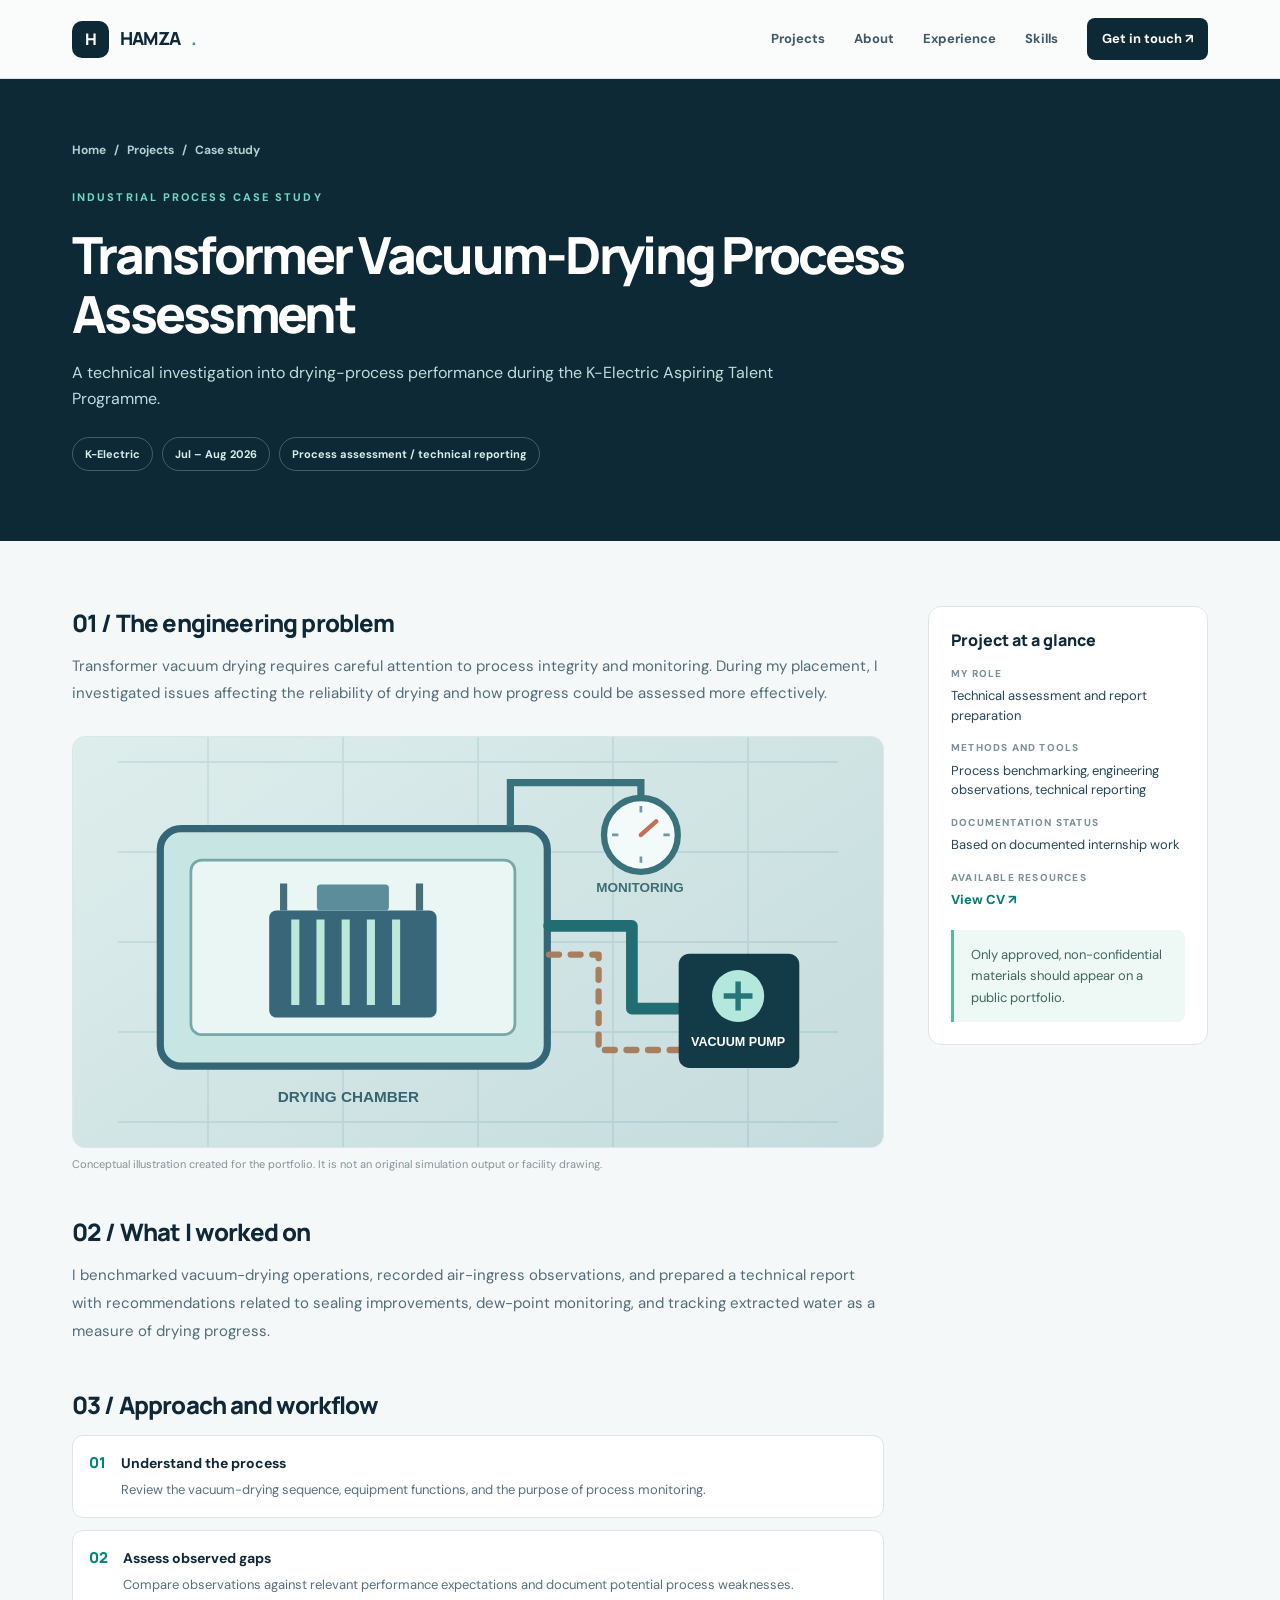
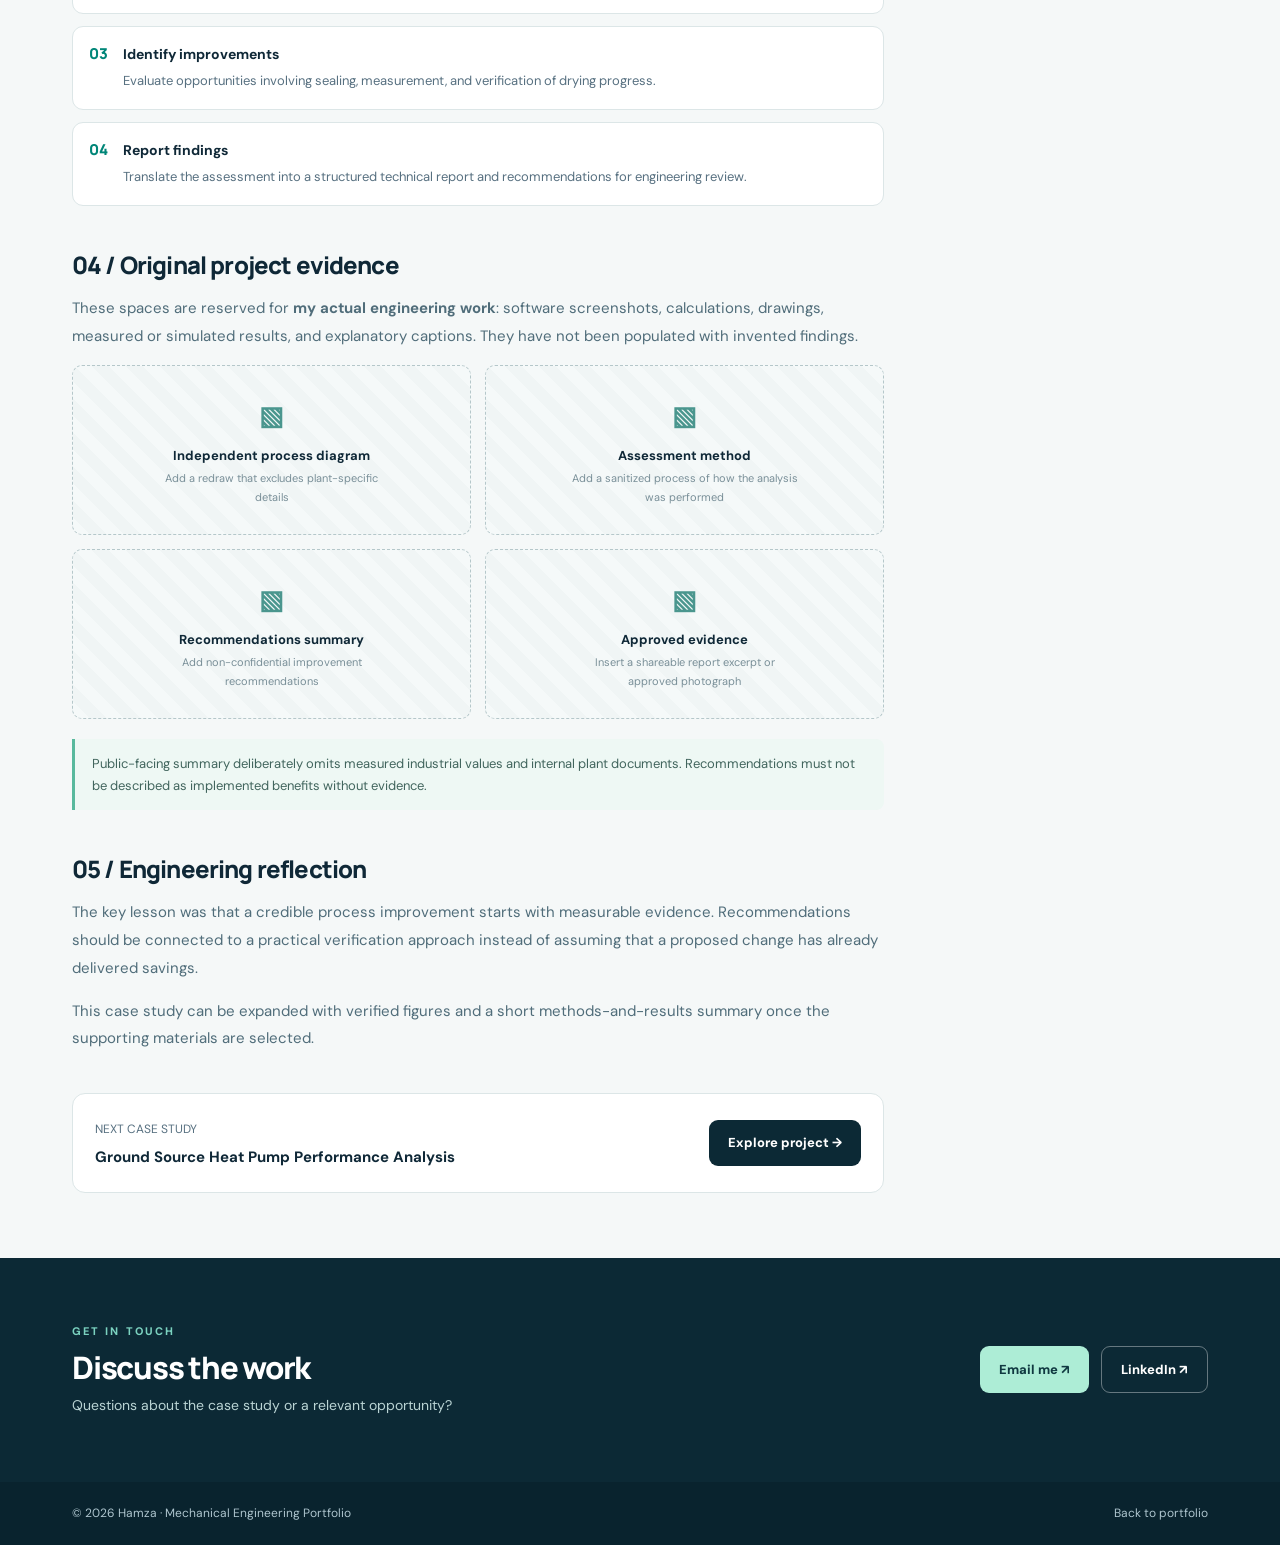
<file: Hamza-Portfolio/projects/transformer-drying.html>
<!doctype html><html lang="en"><head><meta charset="utf-8"><meta name="viewport" content="width=device-width,initial-scale=1"><title>Transformer Vacuum-Drying Process Assessment | Hamza</title><meta name="description" content="A technical investigation into drying-process performance during the K-Electric Aspiring Talent Programme."><meta name="theme-color" content="#0c2935"><link rel="icon" type="image/svg+xml" href="../assets/favicon.svg"><link rel="stylesheet" href="../assets/styles.css"><script defer src="../assets/app.js"></script></head><body><a class="sr-only" href="#main">Skip to content</a><header class="nav"><div class="container"><a class="brand" href="../index.html" aria-label="Hamza home"><span class="brand-mark">H</span>HAMZA<span style="color:#2d9a8b">.</span></a><button class="menu-toggle" aria-expanded="false" aria-controls="nav-links">Menu</button><nav class="nav-links" id="nav-links" aria-label="Main navigation"><a href="../index.html#projects">Projects</a><a href="../index.html#about">About</a><a href="../index.html#experience">Experience</a><a href="../index.html#skills">Skills</a><a class="nav-cta" href="mailto:hamzakhalidshaikh@gmail.com">Get in touch ↗</a></nav></div></header>
<main id="main"><div class="page-hero"><div class="container"><nav class="breadcrumbs" aria-label="Breadcrumb"><a href="../index.html">Home</a><span>/</span><a href="../index.html#projects">Projects</a><span>/</span><span>Case study</span></nav><div class="eyebrow" style="color:#70d8c1;margin-top:27px">INDUSTRIAL PROCESS CASE STUDY</div><h1>Transformer Vacuum-Drying Process Assessment</h1><p>A technical investigation into drying-process performance during the K-Electric Aspiring Talent Programme.</p><div class="meta"><span>K-Electric</span><span>Jul – Aug 2026</span><span>Process assessment / technical reporting</span></div></div></div>
<div class="container case-layout"><article class="case-main"><h2>01 / The engineering problem</h2><p>Transformer vacuum drying requires careful attention to process integrity and monitoring. During my placement, I investigated issues affecting the reliability of drying and how progress could be assessed more effectively.</p><div class="case-hero-img"><img src="../assets/drying-schematic.svg" alt="Conceptual transformer chamber and vacuum pump"></div><div class="caption">Conceptual illustration created for the portfolio. It is not an original simulation output or facility drawing.</div>
<h2>02 / What I worked on</h2><p>I benchmarked vacuum-drying operations, recorded air-ingress observations, and prepared a technical report with recommendations related to sealing improvements, dew-point monitoring, and tracking extracted water as a measure of drying progress.</p>
<h2>03 / Approach and workflow</h2><div class="steps"><div class="step"><div><b>Understand the process</b><span>Review the vacuum-drying sequence, equipment functions, and the purpose of process monitoring.</span></div></div><div class="step"><div><b>Assess observed gaps</b><span>Compare observations against relevant performance expectations and document potential process weaknesses.</span></div></div><div class="step"><div><b>Identify improvements</b><span>Evaluate opportunities involving sealing, measurement, and verification of drying progress.</span></div></div><div class="step"><div><b>Report findings</b><span>Translate the assessment into a structured technical report and recommendations for engineering review.</span></div></div></div>
<h2>04 / Original project evidence</h2><p>These spaces are reserved for <strong>my actual engineering work</strong>: software screenshots, calculations, drawings, measured or simulated results, and explanatory captions. They have not been populated with invented findings.</p><div class="evidence-grid"><div class="evidence-slot"><span class="symbol" aria-hidden="true">▧</span><b>Independent process diagram</b><span>Add a redraw that excludes plant-specific details</span></div><div class="evidence-slot"><span class="symbol" aria-hidden="true">▧</span><b>Assessment method</b><span>Add a sanitized process of how the analysis was performed</span></div><div class="evidence-slot"><span class="symbol" aria-hidden="true">▧</span><b>Recommendations summary</b><span>Add non-confidential improvement recommendations</span></div><div class="evidence-slot"><span class="symbol" aria-hidden="true">▧</span><b>Approved evidence</b><span>Insert a shareable report excerpt or approved photograph</span></div></div><div class="detail-note">Public-facing summary deliberately omits measured industrial values and internal plant documents. Recommendations must not be described as implemented benefits without evidence.</div>
<h2>05 / Engineering reflection</h2><p>The key lesson was that a credible process improvement starts with measurable evidence. Recommendations should be connected to a practical verification approach instead of assuming that a proposed change has already delivered savings.</p><p>This case study can be expanded with verified figures and a short methods-and-results summary once the supporting materials are selected.</p><div class="next-card"><div><span>NEXT CASE STUDY</span><strong>Ground Source Heat Pump Performance Analysis</strong></div><a class="btn btn-dark" href="ground-source-heat-pump.html">Explore project →</a></div></article>
<aside class="case-side" aria-label="Project information"><h3>Project at a glance</h3><dl><dt>My role</dt><dd>Technical assessment and report preparation</dd><dt>Methods and tools</dt><dd>Process benchmarking, engineering observations, technical reporting</dd><dt>Documentation status</dt><dd>Based on documented internship work</dd><dt>Available resources</dt><dd><a class="text-link" href="../Hamza-CV.pdf" target="_blank" rel="noopener">View CV ↗</a></dd></dl><div class="detail-note" style="margin-bottom:0">Only approved, non-confidential materials should appear on a public portfolio.</div></aside></div></main>
<section class="contact"><div class="container"><div><div class="eyebrow" style="color:#7bd2c0">GET IN TOUCH</div><h2>Discuss the work</h2><p>Questions about the case study or a relevant opportunity?</p></div><div class="button-row"><a class="btn btn-light" href="mailto:hamzakhalidshaikh@gmail.com">Email me ↗</a><a class="btn btn-outline" target="_blank" rel="noopener noreferrer" href="https://www.linkedin.com/in/engrhamzashaikh/">LinkedIn ↗</a></div></div></section><footer class="footer"><div class="container"><span>© 2026 Hamza · Mechanical Engineering Portfolio</span><span><a href="../index.html">Back to portfolio</a></span></div></footer></body></html>
</file>
<file: assets/styles.css>
@import url('https://fonts.googleapis.com/css2?family=DM+Sans:wght@400;500;600;700&family=Manrope:wght@400;500;600;700;800&display=swap');
:root{--ink:#0f2837;--muted:#577080;--deep:#0c2935;--deep2:#143b4a;--accent:#38ae9c;--accent2:#d6f1e8;--bg:#f5f8f8;--surface:#fff;--line:#dce6e7;--shadow:0 12px 36px rgba(6,33,44,.065)}
*{box-sizing:border-box}html{scroll-behavior:smooth}body{margin:0;background:var(--bg);color:var(--ink);font-family:'DM Sans',Arial,sans-serif;line-height:1.65;font-size:15px}a{color:inherit;text-decoration:none}img{max-width:100%;display:block}button{font:inherit}::selection{background:#b9ece1;color:var(--ink)}
.container{width:min(1136px,calc(100% - 56px));margin-inline:auto}.sr-only{position:absolute;width:1px;height:1px;padding:0;margin:-1px;overflow:hidden;clip:rect(0,0,0,0);white-space:nowrap;border:0}
.nav{position:sticky;top:0;z-index:100;background:rgba(250,252,252,.96);border-bottom:1px solid var(--line);backdrop-filter:blur(16px)}.nav .container{min-height:78px;display:flex;align-items:center;justify-content:space-between;gap:26px}.brand{display:flex;align-items:center;gap:11px;font-weight:800;letter-spacing:-.045em;font-family:Manrope,Arial,sans-serif;font-size:18px;white-space:nowrap}.brand-mark{width:37px;height:37px;background:var(--deep);border-radius:10px;display:grid;place-items:center;color:#fff;letter-spacing:-.07em;font-size:16px}.nav-links{display:flex;align-items:center;gap:29px}.nav-links a:not(.nav-cta){color:#405967;font-size:13px;font-weight:700}.nav-links a:hover,.nav-links a[aria-current=page]{color:#0f806e}.nav-cta{padding:10px 15px;background:var(--deep);border-radius:8px;color:#fff;font-size:13px;font-weight:700}.menu-toggle{display:none;border:1px solid var(--line);border-radius:8px;padding:7px 10px;background:#fff;color:var(--ink)}
.hero{background:linear-gradient(118deg,#092933 0%,#123f49 72%,#165b58 100%);color:white;position:relative;overflow:hidden}.hero:before{content:'';width:560px;height:560px;position:absolute;right:-150px;top:-190px;border:1px solid rgba(255,255,255,.12);border-radius:50%;box-shadow:0 0 0 90px rgba(255,255,255,.028),0 0 0 190px rgba(255,255,255,.023)}.hero .container{position:relative;display:grid;grid-template-columns:1.26fr .74fr;align-items:center;gap:48px;padding-block:110px 104px}.eyebrow{font-size:11px;font-weight:800;letter-spacing:.19em;text-transform:uppercase;color:#1a917b}.hero .eyebrow{color:#7be0c9}.hero h1{font-family:Manrope,Arial,sans-serif;font-weight:800;letter-spacing:-.058em;font-size:clamp(38px,5vw,67px);line-height:1.1;margin:21px 0 18px;max-width:690px}.hero h1 span{color:#a4e9d5}.hero .lede{font-size:17px;line-height:1.8;max-width:610px;color:#d3e7e8;margin:0 0 30px}.button-row{display:flex;gap:12px;flex-wrap:wrap}.btn{display:inline-flex;align-items:center;justify-content:center;gap:10px;min-height:46px;padding:12px 19px;border-radius:9px;font-size:13px;font-weight:800;transition:transform .15s,background .15s}.btn:hover{transform:translateY(-2px)}.btn-light{background:#adedd6;color:#103941}.btn-outline{border:1px solid rgba(255,255,255,.37);color:#fff}.btn-dark{background:var(--deep);color:#fff}.btn-surface{border:1px solid var(--line);background:var(--surface);color:var(--ink)}.hero-panel{border:1px solid rgba(255,255,255,.21);background:rgba(255,255,255,.075);border-radius:18px;padding:26px;backdrop-filter:blur(4px)}.hero-panel .kicker{font-size:11px;color:#a4e9d5;font-weight:700;letter-spacing:.16em}.hero-panel .large{font:800 46px/1.2 Manrope,Arial,sans-serif;letter-spacing:-.065em;padding-top:7px}.hero-panel .small{font-size:13px;color:#d2e8e5}.panel-divider{height:1px;background:rgba(255,255,255,.18);margin:22px 0}.facts{display:grid;grid-template-columns:1fr 1fr;gap:20px}.facts strong{display:block;font:800 27px Manrope,Arial,sans-serif}.facts span{font-size:11px;color:#c8e5e4}
section.section{padding-block:84px}.section-head{display:flex;align-items:end;justify-content:space-between;gap:26px;margin-bottom:30px}.section-head h2,.section-title{font:800 clamp(26px,3vw,38px)/1.22 Manrope,Arial,sans-serif;letter-spacing:-.044em;margin:8px 0 0}.section-head p{max-width:400px;color:var(--muted);margin:0;font-size:14px}.section-head p a{color:#087c70;font-weight:800}.project-grid{display:grid;grid-template-columns:repeat(3,1fr);gap:21px}.project-card{border:1px solid var(--line);border-radius:16px;overflow:hidden;background:#fff;display:flex;flex-direction:column;transition:box-shadow .2s,transform .2s}.project-card:hover{box-shadow:var(--shadow);transform:translateY(-4px)}.project-image{background:#e5f0ef;aspect-ratio:1.42;overflow:hidden}.project-image img{height:100%;width:100%;object-fit:cover}.project-content{padding:23px;display:flex;flex-direction:column;flex:1}.tag-row{display:flex;gap:7px;flex-wrap:wrap;margin-bottom:13px}.tag{border:1px solid #dce6e7;color:#4c6c75;background:#f6f9f9;border-radius:99px;font-size:10px;font-weight:800;padding:4px 9px;letter-spacing:.025em}.project-card h3{font:800 19px/1.35 Manrope,Arial,sans-serif;letter-spacing:-.035em;margin:0 0 10px}.project-card p{margin:0 0 22px;color:var(--muted);font-size:13px;line-height:1.8;flex:1}.text-link{font-size:13px;color:#067d6c;font-weight:800;display:inline-flex;gap:9px;align-items:center}.text-link:hover{text-decoration:underline}.note{background:#eaf6f1;border-left:3px solid #36ab90;padding:15px 18px;font-size:13px;color:#315a57;border-radius:0 9px 9px 0;margin-top:20px}
.two-col{display:grid;grid-template-columns:1.04fr .96fr;gap:60px;align-items:center}.about-copy p{color:var(--muted);font-size:15px;line-height:1.9}.about-highlight{padding:32px;background:var(--surface);border:1px solid var(--line);border-radius:15px;box-shadow:var(--shadow)}.about-highlight h3{font:800 17px Manrope;margin:0 0 15px}.quick-list{padding:0;margin:0;list-style:none}.quick-list li{display:flex;align-items:flex-start;gap:12px;padding:13px 0;border-top:1px solid var(--line);font-size:13px}.check-circle{width:21px;height:21px;display:grid;place-items:center;border-radius:50%;background:#d9f1e7;color:#006d62;font-size:12px;flex:none}.quick-list strong{display:block}.quick-list span{display:block;color:var(--muted);font-size:12px}
.timeline{display:grid;grid-template-columns:1fr 1fr;gap:15px}.exp-item{background:#fff;border:1px solid var(--line);border-radius:13px;padding:22px}.exp-item .date{font-size:11px;font-weight:800;color:#087f6f;letter-spacing:.02em}.exp-item h3{font-size:16px;margin:8px 0 5px;letter-spacing:-.02em;font-family:Manrope}.exp-item .location{font-size:12px;color:#6e8390;margin:0 0 12px}.exp-item p:last-child{font-size:13px;color:var(--muted);margin:0}.skills-list{display:flex;flex-wrap:wrap;gap:10px}.skills-list span{font-size:13px;font-weight:700;color:#385664;border:1px solid #d6e5e7;background:#fff;padding:9px 13px;border-radius:7px}.credentials{display:grid;grid-template-columns:1fr 1fr;gap:18px}.credential{border-left:3px solid #2c9a85;padding:9px 18px}.credential b{display:block;font-size:14px}.credential span{font-size:13px;color:var(--muted)}.band{background:#e8f1f0}.contact{padding:64px 0;background:var(--deep);color:white}.contact .container{display:flex;align-items:center;justify-content:space-between;gap:25px}.contact h2{font:800 31px/1.25 Manrope;letter-spacing:-.04em;margin:8px 0}.contact p{color:#bad4d4;margin:0;font-size:14px}.footer{background:#09232e;color:#aec5ce;padding:22px 0;font-size:12px}.footer .container{display:flex;justify-content:space-between;gap:12px}.footer a:hover{color:#fff}
.page-hero{background:var(--deep);color:#fff;padding:62px 0 70px}.breadcrumbs{display:flex;align-items:center;gap:8px;color:#b1d1d0;font-size:12px;font-weight:700}.breadcrumbs a:hover{text-decoration:underline}.page-hero h1{font:800 clamp(32px,4vw,52px)/1.16 Manrope;letter-spacing:-.053em;max-width:900px;margin:19px 0 13px}.page-hero p{max-width:740px;color:#c2dcdc;font-size:16px}.meta{display:flex;gap:9px;flex-wrap:wrap;margin-top:24px}.meta span{border:1px solid rgba(255,255,255,.24);padding:7px 12px;border-radius:99px;font-size:11px;color:#d8eeeb;font-weight:700}.case-layout{display:grid;grid-template-columns:minmax(0,1fr) 280px;gap:44px;padding-block:65px}.case-main h2{font:800 24px Manrope;letter-spacing:-.035em;margin:42px 0 14px}.case-main h2:first-of-type{margin-top:0}.case-main p{color:#506d7a;line-height:1.85;margin:0 0 15px}.case-main li{padding-bottom:7px;color:#506d7a}.case-main ul,.case-main ol{padding-left:21px}.case-side{align-self:start;position:sticky;top:105px;background:white;border-radius:13px;border:1px solid var(--line);padding:22px}.case-side h3{font:800 16px Manrope;margin:0 0 9px}.case-side dt{font-size:10px;text-transform:uppercase;font-weight:800;color:#7b9099;letter-spacing:.12em;margin-top:15px}.case-side dd{margin:4px 0 0;font-size:13px;line-height:1.5;color:#254658}.case-hero-img{width:100%;background:#dbecea;border-radius:13px;overflow:hidden;margin:28px 0 7px;border:1px solid var(--line)}.case-hero-img img{width:100%;max-height:410px;object-fit:cover}.caption{font-size:11px;color:#81949b}.steps{counter-reset:step;display:grid;gap:12px}.step{display:flex;gap:15px;align-items:start;border:1px solid var(--line);border-radius:11px;padding:16px;background:#fff}.step:before{counter-increment:step;content:counter(step,decimal-leading-zero);flex:none;color:#008678;font:800 15px Manrope}.step b{display:block;font-size:14px;margin-bottom:2px}.step span{color:var(--muted);font-size:13px}.evidence-grid{display:grid;grid-template-columns:1fr 1fr;gap:14px}.evidence-slot{background:repeating-linear-gradient(45deg,#f5f9f9,#f5f9f9 12px,#f0f5f5 12px,#f0f5f5 24px);border:1px dashed #b5c7ca;border-radius:10px;min-height:170px;display:flex;flex-direction:column;align-items:center;justify-content:center;text-align:center;padding:17px}.evidence-slot .symbol{font-size:26px;color:#4a968e;font-weight:800}.evidence-slot b{font-size:13px;margin:7px 0 3px}.evidence-slot span{color:#798f98;font-size:11px;max-width:230px}.next-card{margin-top:40px;border:1px solid var(--line);border-radius:13px;padding:22px;background:#fff;display:flex;justify-content:space-between;align-items:center;gap:12px}.next-card span{font-size:12px;color:var(--muted)}.next-card strong{display:block;margin-top:4px}.detail-note{border-left:3px solid #58b99d;padding:14px 17px;background:#eef8f4;font-size:13px;color:#41655d;margin:20px 0;border-radius:0 8px 8px 0}
@media(max-width:900px){.project-grid{grid-template-columns:1fr 1fr}.hero .container{grid-template-columns:1fr;padding-block:76px}.hero-panel{max-width:560px}.two-col{gap:30px}.case-layout{grid-template-columns:1fr}.case-side{position:static;order:-1}.contact .container{align-items:start;flex-direction:column}}
@media(max-width:680px){.container{width:min(100% - 32px,1136px)}.nav .container{min-height:64px}.menu-toggle{display:block}.nav-links{display:none;position:absolute;left:0;right:0;top:64px;background:#fff;flex-direction:column;align-items:stretch;padding:18px 20px 22px;gap:17px;border-bottom:1px solid var(--line)}.nav-links.open{display:flex}.nav-links .nav-cta{text-align:center}.hero .container{padding-block:63px}.hero h1{font-size:39px}.hero .lede{font-size:15px}section.section{padding-block:55px}.section-head{display:block}.section-head p{margin-top:10px}.project-grid,.timeline,.two-col,.credentials,.evidence-grid{grid-template-columns:1fr}.project-image{aspect-ratio:1.75}.two-col{gap:25px}.about-highlight{padding:24px}.facts{gap:15px}.footer .container{display:block}.footer .container span{display:block;margin-bottom:5px}.page-hero{padding:43px 0 47px}.page-hero h1{font-size:34px}.case-layout{padding-block:34px;gap:23px}.next-card{align-items:start;flex-direction:column}}
@media(prefers-reduced-motion:reduce){html{scroll-behavior:auto}*,*:before,*:after{transition:none!important}}

/* Semester Projects section and original simulation figures */
.semester-section{background:#edf4f3;border-block:1px solid #e0ebea}
.semester-grid{display:grid;grid-template-columns:repeat(2,minmax(0,1fr));gap:22px}
.semester-card{min-width:0;border:1px solid #d5e4e4;background:#fff;border-radius:17px;overflow:hidden;display:flex;flex-direction:column;box-shadow:0 8px 25px rgba(6,33,44,.03);transition:transform .2s,box-shadow .2s}
.semester-card:hover{transform:translateY(-3px);box-shadow:var(--shadow)}
.semester-visual{position:relative;aspect-ratio:2.05;display:flex;align-items:center;justify-content:center;overflow:hidden;background:#eaf2f3;padding:14px}
.semester-visual img{width:100%;height:100%;object-fit:contain;transition:transform .22s}
.semester-visual:hover img{transform:scale(1.025)}
.semester-visual-label{position:absolute;left:15px;bottom:13px;background:rgba(8,43,54,.90);color:#e6faf4;border-radius:5px;padding:6px 9px;font-size:9px;letter-spacing:.1em;font-weight:800}
.semester-body{padding:24px 26px 25px;display:flex;flex-direction:column;flex:1}
.semester-body h3{font:800 21px/1.35 Manrope,Arial,sans-serif;letter-spacing:-.035em;margin:0 0 10px}
.semester-body p{font-size:13px;color:var(--muted);line-height:1.85;margin:0 0 18px;flex:1}
.semester-metrics{display:flex;flex-wrap:wrap;gap:12px;margin-bottom:19px}
.semester-metrics span{background:#edf7f3;border:1px solid #d7e9e3;border-radius:8px;padding:9px 12px;color:#526f73;font-size:11px}
.semester-metrics strong{color:#166f62;font:800 15px Manrope,Arial,sans-serif;margin-right:6px}
.semester-footnote{font-size:12px;color:#738990;margin:21px 0 0}
.sv-gallery{display:grid;grid-template-columns:repeat(2,minmax(0,1fr));gap:16px;margin:20px 0 28px}
.sv-figure{background:#fff;margin:0;border:1px solid var(--line);border-radius:12px;overflow:hidden}
.sv-figure img{width:100%;height:auto;max-height:370px;object-fit:contain;padding:13px 12px;background:#f7fafb}
.sv-figure figcaption{font-size:12px;color:#5c7782;padding:12px 15px 15px;border-top:1px solid #e3ecee;line-height:1.6}
.sv-figure.sv-wide{grid-column:1 / -1}
.sv-figure.sv-wide img{max-height:510px}
.sv-results{display:grid;grid-template-columns:repeat(3,minmax(0,1fr));gap:12px;margin:20px 0}
.sv-kpi{background:#eaf6f2;border:1px solid #d9e9e4;border-radius:11px;padding:18px 14px}
.sv-kpi .value{font:800 27px/1.2 Manrope,Arial,sans-serif;color:#126c5d}
.sv-kpi .label{font-size:11px;color:#4f6d70;margin-top:7px}
.sv-table-wrap{overflow-x:auto;margin:17px 0}
.sv-table{border-collapse:collapse;width:100%;font-size:13px}
.sv-table th{text-align:left;background:#0c3540;color:#eefaf8;padding:12px 15px;font-weight:700}
.sv-table td{padding:11px 15px;border-bottom:1px solid var(--line);color:#365663}
.sv-table tr:nth-child(even) td{background:#f3f8f8}
.sv-lead{font-size:16px!important;color:#2b505f!important}
@media(max-width:900px){.nav-links{gap:16px}.nav-links a:not(.nav-cta){font-size:12px}}
@media(max-width:680px){.semester-grid,.sv-gallery,.sv-results{grid-template-columns:1fr}.semester-visual{aspect-ratio:1.85}.semester-body{padding:22px}.sv-figure.sv-wide{grid-column:auto}.sv-figure img{max-height:none}}

/* Reliable system font fallbacks when external web fonts are blocked */
.page-hero h1,.case-main h2,.case-side h3,.step:before,.section-head h2,.project-card h3,.semester-body h3,.next-card strong,.sv-kpi .value{font-family:'Manrope',Arial,sans-serif}


/* Credential: SOLIDWORKS CSWA — original illustrative artwork, not a certificate reproduction */
.cert-section{background:#fff}
.cswa-feature{display:grid;grid-template-columns:minmax(0,1.1fr) minmax(300px,.9fr);border:1px solid #d6e4e5;border-radius:19px;overflow:hidden;box-shadow:0 12px 38px rgba(10,40,48,.045)}
.cswa-info{padding:clamp(25px,4.5vw,52px);display:flex;flex-direction:column;justify-content:center;background:linear-gradient(135deg,#f7fbfa,#fff)}
.cswa-overline{font-size:11px;font-weight:800;letter-spacing:.13em;text-transform:uppercase;color:#23796f;display:flex;gap:9px;align-items:center}
.cswa-dot{display:inline-block;width:8px;height:8px;background:#2eae97;border-radius:50%}
.cswa-info h3{font:800 clamp(26px,2.7vw,39px)/1.18 Manrope,Arial,sans-serif;letter-spacing:-.045em;color:#123440;margin:23px 0 16px}
.cswa-info h3 span{color:#168774;white-space:nowrap}
.cswa-info p{font-size:14px;line-height:1.85;color:#56707b;max-width:560px;margin:0 0 23px}
.cswa-topics{display:flex;flex-wrap:wrap;gap:9px}
.cswa-topics span{border-radius:100px;border:1px solid #d5e8e3;background:#eaf6f2;color:#237263;font-size:11px;padding:7px 11px;font-weight:700}
.cswa-display{background:radial-gradient(circle at 50% 37%,#1b6065,#0a313c 73%);color:#e5f4f3;padding:26px 32px 23px;display:flex;flex-direction:column;justify-content:space-between;min-height:340px;overflow:hidden}
.cswa-display-top{display:flex;justify-content:space-between;gap:14px;font-size:10px;letter-spacing:.16em;font-weight:800;color:#a3d0ca}
.cswa-display-top span{font-weight:500;color:#8ab7b5}
.cswa-geometry{display:block;max-width:300px;width:100%;height:auto;margin:4px auto}
.cswa-display-bottom{display:flex;gap:13px;align-items:center;border-top:1px solid rgba(215,243,235,.19);padding-top:16px}
.cswa-monogram{font:800 31px/1 Manrope,Arial,sans-serif;color:#c1f3e4;letter-spacing:-.04em}
.cswa-display-bottom>span:last-child{font-size:11px;color:#c0dad6;line-height:1.55}
.credential a{color:inherit}
.credential a:hover{color:#167f72}
@media(max-width:750px){.cswa-feature{grid-template-columns:1fr}.cswa-display{min-height:300px}.cswa-info{padding:27px 25px}.cswa-info h3{font-size:30px}}

/* Authentic certificates / experience letters — click previews to view full documents */
.cert-section{background:#fff}
.certificate-feature{display:grid;grid-template-columns:1.05fr .95fr;gap:0;border:1px solid #d9e6e5;border-radius:18px;overflow:hidden;background:#f7fbfa;box-shadow:0 12px 40px rgba(7,41,51,.06)}
.certificate-feature-image{display:grid;place-items:center;background:#eff5f5;padding:25px;min-width:0}
.certificate-feature-image img{width:100%;height:auto;max-height:315px;object-fit:contain;border-radius:5px;background:#fff;box-shadow:0 10px 24px rgba(13,53,65,.11)}
.certificate-feature-copy{padding:36px 37px;display:flex;flex-direction:column;justify-content:center}
.certificate-feature-copy h3{font:800 clamp(24px,2.6vw,34px)/1.22 Manrope,Arial,sans-serif;letter-spacing:-.04em;margin:13px 0 16px}
.certificate-feature-copy h3 span{color:#138570}
.certificate-feature-copy p{font-size:13px;line-height:1.85;color:#506d75;margin:0 0 20px}
.proof-link{color:#087e70;font-size:13px;font-weight:800;align-self:flex-start;border-bottom:1px solid #8dcec0;padding-bottom:3px}
.proof-link:hover{color:#075e55;border-color:#075e55}
.affiliation-heading{display:flex;justify-content:space-between;gap:25px;align-items:end;margin:46px 0 19px}
.affiliation-heading h3{font:800 24px/1.22 Manrope,Arial,sans-serif;letter-spacing:-.035em;margin:8px 0 0}
.affiliation-heading p{font-size:12px;color:#617e85;max-width:340px;margin:0}
.membership-grid{display:grid;grid-template-columns:repeat(2,minmax(0,1fr));gap:20px}
.membership-card{background:#fff;border:1px solid #dce7e6;border-radius:14px;overflow:hidden;min-width:0;display:flex;flex-direction:column}
.membership-image{height:220px;display:grid;place-items:center;background:#f4f8f8;padding:14px;border-bottom:1px solid #dce7e6}
.membership-image img{width:100%;height:100%;object-fit:contain;filter:drop-shadow(0 5px 10px rgba(14,46,50,.07))}
.membership-copy{padding:20px 22px 23px;display:flex;flex-direction:column;flex:1}
.membership-type{color:#13856f;font-weight:800;font-size:10px;letter-spacing:.11em;text-transform:uppercase}
.membership-copy h4{font:800 17px/1.35 Manrope,Arial,sans-serif;margin:8px 0 10px}
.membership-copy p{color:#577481;font-size:12px;margin:0 0 18px}
.membership-copy .proof-link{margin-top:auto}
.privacy-note{color:#738a8e;font-size:11px;margin:19px 0 0}
.exp-item{display:flex;flex-direction:column;align-items:stretch}
.exp-item>p:not(.location){font-size:13px;color:var(--muted);margin:0 0 13px;line-height:1.75}
.internship-proof{display:flex;align-items:center;gap:14px;padding:12px;margin-top:auto;background:#f3f8f7;border:1px solid #d9e9e4;border-radius:10px;transition:background .18s}
.internship-proof:hover{background:#e4f3ed}
.internship-proof img{flex:0 0 72px;width:72px;height:90px;object-fit:contain;background:#fff;border:1px solid #e5e9e9;border-radius:3px;padding:2px}
.internship-proof span{display:flex;flex-direction:column;min-width:0;gap:4px}
.internship-proof strong{font:800 12px/1.45 Manrope,Arial,sans-serif;color:#173b43}
.internship-proof small{font-size:11px;color:#577881}
.internship-proof em{font-style:normal;font-size:11px;color:#087d71;font-weight:800}
@media(max-width:800px){.certificate-feature{grid-template-columns:1fr}.certificate-feature-image img{max-height:260px}.affiliation-heading{display:block}.affiliation-heading p{margin-top:8px}}
@media(max-width:650px){.certificate-feature-copy{padding:25px}.membership-grid{grid-template-columns:1fr}.membership-image{height:200px}.internship-proof img{height:78px;width:62px;flex-basis:62px}}
</file>
<file: Hamza-Portfolio/assets/styles.css>
@import url('https://fonts.googleapis.com/css2?family=DM+Sans:wght@400;500;600;700&family=Manrope:wght@400;500;600;700;800&display=swap');
:root{--ink:#0f2837;--muted:#577080;--deep:#0c2935;--deep2:#143b4a;--accent:#38ae9c;--accent2:#d6f1e8;--bg:#f5f8f8;--surface:#fff;--line:#dce6e7;--shadow:0 12px 36px rgba(6,33,44,.065)}
*{box-sizing:border-box}html{scroll-behavior:smooth}body{margin:0;background:var(--bg);color:var(--ink);font-family:'DM Sans',Arial,sans-serif;line-height:1.65;font-size:15px}a{color:inherit;text-decoration:none}img{max-width:100%;display:block}button{font:inherit}::selection{background:#b9ece1;color:var(--ink)}
.container{width:min(1136px,calc(100% - 56px));margin-inline:auto}.sr-only{position:absolute;width:1px;height:1px;padding:0;margin:-1px;overflow:hidden;clip:rect(0,0,0,0);white-space:nowrap;border:0}
.nav{position:sticky;top:0;z-index:100;background:rgba(250,252,252,.96);border-bottom:1px solid var(--line);backdrop-filter:blur(16px)}.nav .container{min-height:78px;display:flex;align-items:center;justify-content:space-between;gap:26px}.brand{display:flex;align-items:center;gap:11px;font-weight:800;letter-spacing:-.045em;font-family:Manrope,Arial,sans-serif;font-size:18px;white-space:nowrap}.brand-mark{width:37px;height:37px;background:var(--deep);border-radius:10px;display:grid;place-items:center;color:#fff;letter-spacing:-.07em;font-size:16px}.nav-links{display:flex;align-items:center;gap:29px}.nav-links a:not(.nav-cta){color:#405967;font-size:13px;font-weight:700}.nav-links a:hover,.nav-links a[aria-current=page]{color:#0f806e}.nav-cta{padding:10px 15px;background:var(--deep);border-radius:8px;color:#fff;font-size:13px;font-weight:700}.menu-toggle{display:none;border:1px solid var(--line);border-radius:8px;padding:7px 10px;background:#fff;color:var(--ink)}
.hero{background:linear-gradient(118deg,#092933 0%,#123f49 72%,#165b58 100%);color:white;position:relative;overflow:hidden}.hero:before{content:'';width:560px;height:560px;position:absolute;right:-150px;top:-190px;border:1px solid rgba(255,255,255,.12);border-radius:50%;box-shadow:0 0 0 90px rgba(255,255,255,.028),0 0 0 190px rgba(255,255,255,.023)}.hero .container{position:relative;display:grid;grid-template-columns:1.26fr .74fr;align-items:center;gap:48px;padding-block:110px 104px}.eyebrow{font-size:11px;font-weight:800;letter-spacing:.19em;text-transform:uppercase;color:#1a917b}.hero .eyebrow{color:#7be0c9}.hero h1{font-family:Manrope,Arial,sans-serif;font-weight:800;letter-spacing:-.058em;font-size:clamp(38px,5vw,67px);line-height:1.1;margin:21px 0 18px;max-width:690px}.hero h1 span{color:#a4e9d5}.hero .lede{font-size:17px;line-height:1.8;max-width:610px;color:#d3e7e8;margin:0 0 30px}.button-row{display:flex;gap:12px;flex-wrap:wrap}.btn{display:inline-flex;align-items:center;justify-content:center;gap:10px;min-height:46px;padding:12px 19px;border-radius:9px;font-size:13px;font-weight:800;transition:transform .15s,background .15s}.btn:hover{transform:translateY(-2px)}.btn-light{background:#adedd6;color:#103941}.btn-outline{border:1px solid rgba(255,255,255,.37);color:#fff}.btn-dark{background:var(--deep);color:#fff}.btn-surface{border:1px solid var(--line);background:var(--surface);color:var(--ink)}.hero-panel{border:1px solid rgba(255,255,255,.21);background:rgba(255,255,255,.075);border-radius:18px;padding:26px;backdrop-filter:blur(4px)}.hero-panel .kicker{font-size:11px;color:#a4e9d5;font-weight:700;letter-spacing:.16em}.hero-panel .large{font:800 46px/1.2 Manrope,Arial,sans-serif;letter-spacing:-.065em;padding-top:7px}.hero-panel .small{font-size:13px;color:#d2e8e5}.panel-divider{height:1px;background:rgba(255,255,255,.18);margin:22px 0}.facts{display:grid;grid-template-columns:1fr 1fr;gap:20px}.facts strong{display:block;font:800 27px Manrope,Arial,sans-serif}.facts span{font-size:11px;color:#c8e5e4}
section.section{padding-block:84px}.section-head{display:flex;align-items:end;justify-content:space-between;gap:26px;margin-bottom:30px}.section-head h2,.section-title{font:800 clamp(26px,3vw,38px)/1.22 Manrope,Arial,sans-serif;letter-spacing:-.044em;margin:8px 0 0}.section-head p{max-width:400px;color:var(--muted);margin:0;font-size:14px}.section-head p a{color:#087c70;font-weight:800}.project-grid{display:grid;grid-template-columns:repeat(3,1fr);gap:21px}.project-card{border:1px solid var(--line);border-radius:16px;overflow:hidden;background:#fff;display:flex;flex-direction:column;transition:box-shadow .2s,transform .2s}.project-card:hover{box-shadow:var(--shadow);transform:translateY(-4px)}.project-image{background:#e5f0ef;aspect-ratio:1.42;overflow:hidden}.project-image img{height:100%;width:100%;object-fit:cover}.project-content{padding:23px;display:flex;flex-direction:column;flex:1}.tag-row{display:flex;gap:7px;flex-wrap:wrap;margin-bottom:13px}.tag{border:1px solid #dce6e7;color:#4c6c75;background:#f6f9f9;border-radius:99px;font-size:10px;font-weight:800;padding:4px 9px;letter-spacing:.025em}.project-card h3{font:800 19px/1.35 Manrope,Arial,sans-serif;letter-spacing:-.035em;margin:0 0 10px}.project-card p{margin:0 0 22px;color:var(--muted);font-size:13px;line-height:1.8;flex:1}.text-link{font-size:13px;color:#067d6c;font-weight:800;display:inline-flex;gap:9px;align-items:center}.text-link:hover{text-decoration:underline}.note{background:#eaf6f1;border-left:3px solid #36ab90;padding:15px 18px;font-size:13px;color:#315a57;border-radius:0 9px 9px 0;margin-top:20px}
.two-col{display:grid;grid-template-columns:1.04fr .96fr;gap:60px;align-items:center}.about-copy p{color:var(--muted);font-size:15px;line-height:1.9}.about-highlight{padding:32px;background:var(--surface);border:1px solid var(--line);border-radius:15px;box-shadow:var(--shadow)}.about-highlight h3{font:800 17px Manrope;margin:0 0 15px}.quick-list{padding:0;margin:0;list-style:none}.quick-list li{display:flex;align-items:flex-start;gap:12px;padding:13px 0;border-top:1px solid var(--line);font-size:13px}.check-circle{width:21px;height:21px;display:grid;place-items:center;border-radius:50%;background:#d9f1e7;color:#006d62;font-size:12px;flex:none}.quick-list strong{display:block}.quick-list span{display:block;color:var(--muted);font-size:12px}
.timeline{display:grid;grid-template-columns:1fr 1fr;gap:15px}.exp-item{background:#fff;border:1px solid var(--line);border-radius:13px;padding:22px}.exp-item .date{font-size:11px;font-weight:800;color:#087f6f;letter-spacing:.02em}.exp-item h3{font-size:16px;margin:8px 0 5px;letter-spacing:-.02em;font-family:Manrope}.exp-item .location{font-size:12px;color:#6e8390;margin:0 0 12px}.exp-item p:last-child{font-size:13px;color:var(--muted);margin:0}.skills-list{display:flex;flex-wrap:wrap;gap:10px}.skills-list span{font-size:13px;font-weight:700;color:#385664;border:1px solid #d6e5e7;background:#fff;padding:9px 13px;border-radius:7px}.credentials{display:grid;grid-template-columns:1fr 1fr;gap:18px}.credential{border-left:3px solid #2c9a85;padding:9px 18px}.credential b{display:block;font-size:14px}.credential span{font-size:13px;color:var(--muted)}.band{background:#e8f1f0}.contact{padding:64px 0;background:var(--deep);color:white}.contact .container{display:flex;align-items:center;justify-content:space-between;gap:25px}.contact h2{font:800 31px/1.25 Manrope;letter-spacing:-.04em;margin:8px 0}.contact p{color:#bad4d4;margin:0;font-size:14px}.footer{background:#09232e;color:#aec5ce;padding:22px 0;font-size:12px}.footer .container{display:flex;justify-content:space-between;gap:12px}.footer a:hover{color:#fff}
.page-hero{background:var(--deep);color:#fff;padding:62px 0 70px}.breadcrumbs{display:flex;align-items:center;gap:8px;color:#b1d1d0;font-size:12px;font-weight:700}.breadcrumbs a:hover{text-decoration:underline}.page-hero h1{font:800 clamp(32px,4vw,52px)/1.16 Manrope;letter-spacing:-.053em;max-width:900px;margin:19px 0 13px}.page-hero p{max-width:740px;color:#c2dcdc;font-size:16px}.meta{display:flex;gap:9px;flex-wrap:wrap;margin-top:24px}.meta span{border:1px solid rgba(255,255,255,.24);padding:7px 12px;border-radius:99px;font-size:11px;color:#d8eeeb;font-weight:700}.case-layout{display:grid;grid-template-columns:minmax(0,1fr) 280px;gap:44px;padding-block:65px}.case-main h2{font:800 24px Manrope;letter-spacing:-.035em;margin:42px 0 14px}.case-main h2:first-of-type{margin-top:0}.case-main p{color:#506d7a;line-height:1.85;margin:0 0 15px}.case-main li{padding-bottom:7px;color:#506d7a}.case-main ul,.case-main ol{padding-left:21px}.case-side{align-self:start;position:sticky;top:105px;background:white;border-radius:13px;border:1px solid var(--line);padding:22px}.case-side h3{font:800 16px Manrope;margin:0 0 9px}.case-side dt{font-size:10px;text-transform:uppercase;font-weight:800;color:#7b9099;letter-spacing:.12em;margin-top:15px}.case-side dd{margin:4px 0 0;font-size:13px;line-height:1.5;color:#254658}.case-hero-img{width:100%;background:#dbecea;border-radius:13px;overflow:hidden;margin:28px 0 7px;border:1px solid var(--line)}.case-hero-img img{width:100%;max-height:410px;object-fit:cover}.caption{font-size:11px;color:#81949b}.steps{counter-reset:step;display:grid;gap:12px}.step{display:flex;gap:15px;align-items:start;border:1px solid var(--line);border-radius:11px;padding:16px;background:#fff}.step:before{counter-increment:step;content:counter(step,decimal-leading-zero);flex:none;color:#008678;font:800 15px Manrope}.step b{display:block;font-size:14px;margin-bottom:2px}.step span{color:var(--muted);font-size:13px}.evidence-grid{display:grid;grid-template-columns:1fr 1fr;gap:14px}.evidence-slot{background:repeating-linear-gradient(45deg,#f5f9f9,#f5f9f9 12px,#f0f5f5 12px,#f0f5f5 24px);border:1px dashed #b5c7ca;border-radius:10px;min-height:170px;display:flex;flex-direction:column;align-items:center;justify-content:center;text-align:center;padding:17px}.evidence-slot .symbol{font-size:26px;color:#4a968e;font-weight:800}.evidence-slot b{font-size:13px;margin:7px 0 3px}.evidence-slot span{color:#798f98;font-size:11px;max-width:230px}.next-card{margin-top:40px;border:1px solid var(--line);border-radius:13px;padding:22px;background:#fff;display:flex;justify-content:space-between;align-items:center;gap:12px}.next-card span{font-size:12px;color:var(--muted)}.next-card strong{display:block;margin-top:4px}.detail-note{border-left:3px solid #58b99d;padding:14px 17px;background:#eef8f4;font-size:13px;color:#41655d;margin:20px 0;border-radius:0 8px 8px 0}
@media(max-width:900px){.project-grid{grid-template-columns:1fr 1fr}.hero .container{grid-template-columns:1fr;padding-block:76px}.hero-panel{max-width:560px}.two-col{gap:30px}.case-layout{grid-template-columns:1fr}.case-side{position:static;order:-1}.contact .container{align-items:start;flex-direction:column}}
@media(max-width:680px){.container{width:min(100% - 32px,1136px)}.nav .container{min-height:64px}.menu-toggle{display:block}.nav-links{display:none;position:absolute;left:0;right:0;top:64px;background:#fff;flex-direction:column;align-items:stretch;padding:18px 20px 22px;gap:17px;border-bottom:1px solid var(--line)}.nav-links.open{display:flex}.nav-links .nav-cta{text-align:center}.hero .container{padding-block:63px}.hero h1{font-size:39px}.hero .lede{font-size:15px}section.section{padding-block:55px}.section-head{display:block}.section-head p{margin-top:10px}.project-grid,.timeline,.two-col,.credentials,.evidence-grid{grid-template-columns:1fr}.project-image{aspect-ratio:1.75}.two-col{gap:25px}.about-highlight{padding:24px}.facts{gap:15px}.footer .container{display:block}.footer .container span{display:block;margin-bottom:5px}.page-hero{padding:43px 0 47px}.page-hero h1{font-size:34px}.case-layout{padding-block:34px;gap:23px}.next-card{align-items:start;flex-direction:column}}
@media(prefers-reduced-motion:reduce){html{scroll-behavior:auto}*,*:before,*:after{transition:none!important}}
</file>
